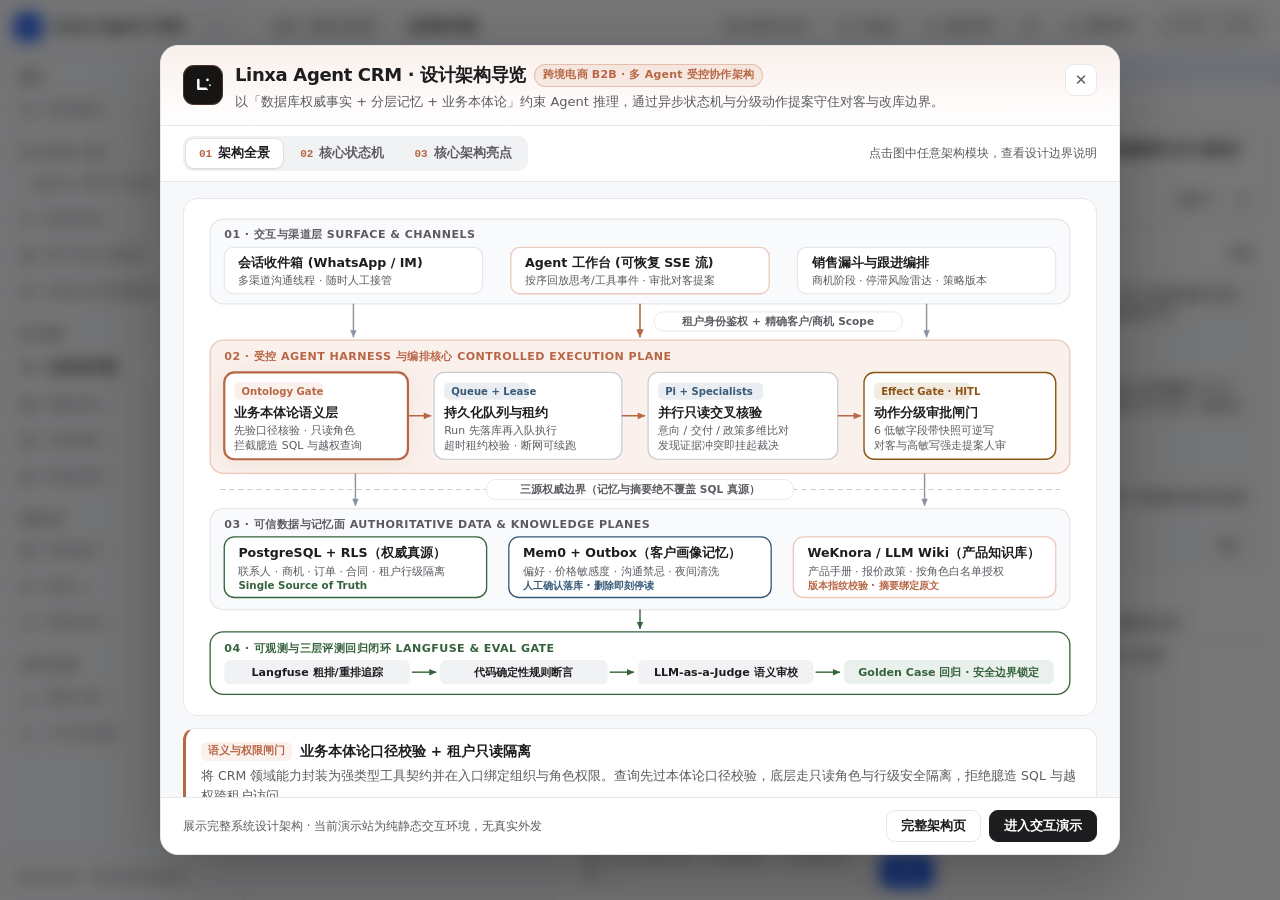
<file: public/index.html>
<!doctype html>
<html lang="zh-CN">
<head>
  <meta charset="utf-8" />
  <meta name="viewport" content="width=device-width, initial-scale=1, viewport-fit=cover" />
  <meta name="description" content="Linxa Agent CRM 静态交互演示站 — uhh 打造的跨境电商 B2B 多 Agent 协作台：会话收件箱、多 Agent 工作台、业务本体论语义层、客户记忆闭环与商机漏斗。" />
  <title>Linxa Agent CRM · 静态演示工作台</title>
  <link rel="icon" type="image/svg+xml" href="data:image/svg+xml,%3Csvg xmlns='http://www.w3.org/2000/svg' viewBox='0 0 216 216'%3E%3Crect width='216' height='216' rx='42' fill='%231456F0'/%3E%3Cpath d='M62 58v86h74' stroke='%23FFFFFF' stroke-width='24' stroke-linecap='round' stroke-linejoin='round' fill='none'/%3E%3Cg fill='%23FFFFFF'%3E%3Ccircle cx='152' cy='58' r='13'/%3E%3Ccircle cx='176' cy='110' r='9'/%3E%3Ccircle cx='150' cy='152' r='7'/%3E%3C/g%3E%3C/svg%3E" />
  <link rel="stylesheet" href="styles.css" />
  <link rel="stylesheet" href="followups/followups.429e5d7b2d20.css" />
</head>
<body>
  <div id="app"></div>
  <script src="data.js"></script>
  <script src="followups-state.js"></script>
  <script src="views.js"></script>
  <script src="app.js"></script>
  <script src="welcome.js"></script>
  <script>
    /* Names and the publish ink are applied as the nodes appear, without
       waiting for the module. A cached stylesheet cannot hide the label. */
    (function () {
      function textOf(el) {
        return (el.innerText || "").replace(/\s+/g, " ").trim();
      }
      function paint(el) {
        if (!el || el.nodeType !== 1 || !el.matches) return;
        if (el.matches("[data-testid^='palette-add-']")) {
          var label = textOf(el);
          if (label) el.setAttribute("aria-label", label);
        }
        if (el.matches("button.bg-accent, button.text-accent-foreground")) {
          var fg = getComputedStyle(document.documentElement).getPropertyValue("--color-accent-fg").trim() || "#ffffff";
          el.style.setProperty("color", fg, "important");
          el.style.setProperty("-webkit-text-fill-color", fg, "important");
        }
        var nested = el.querySelectorAll
          ? el.querySelectorAll("[data-testid^='palette-add-'], button.bg-accent, button.text-accent-foreground")
          : [];
        for (var i = 0; i < nested.length; i++) paint(nested[i]);
      }
      new MutationObserver(function (records) {
        for (var i = 0; i < records.length; i++) {
          var added = records[i].addedNodes;
          for (var j = 0; j < added.length; j++) paint(added[j]);
        }
      }).observe(document.documentElement, { childList: true, subtree: true });
    })();
  </script>
  <script type="module" src="followups/followups.d84bc7f1c128.js"></script>
</body>
</html>
</file>
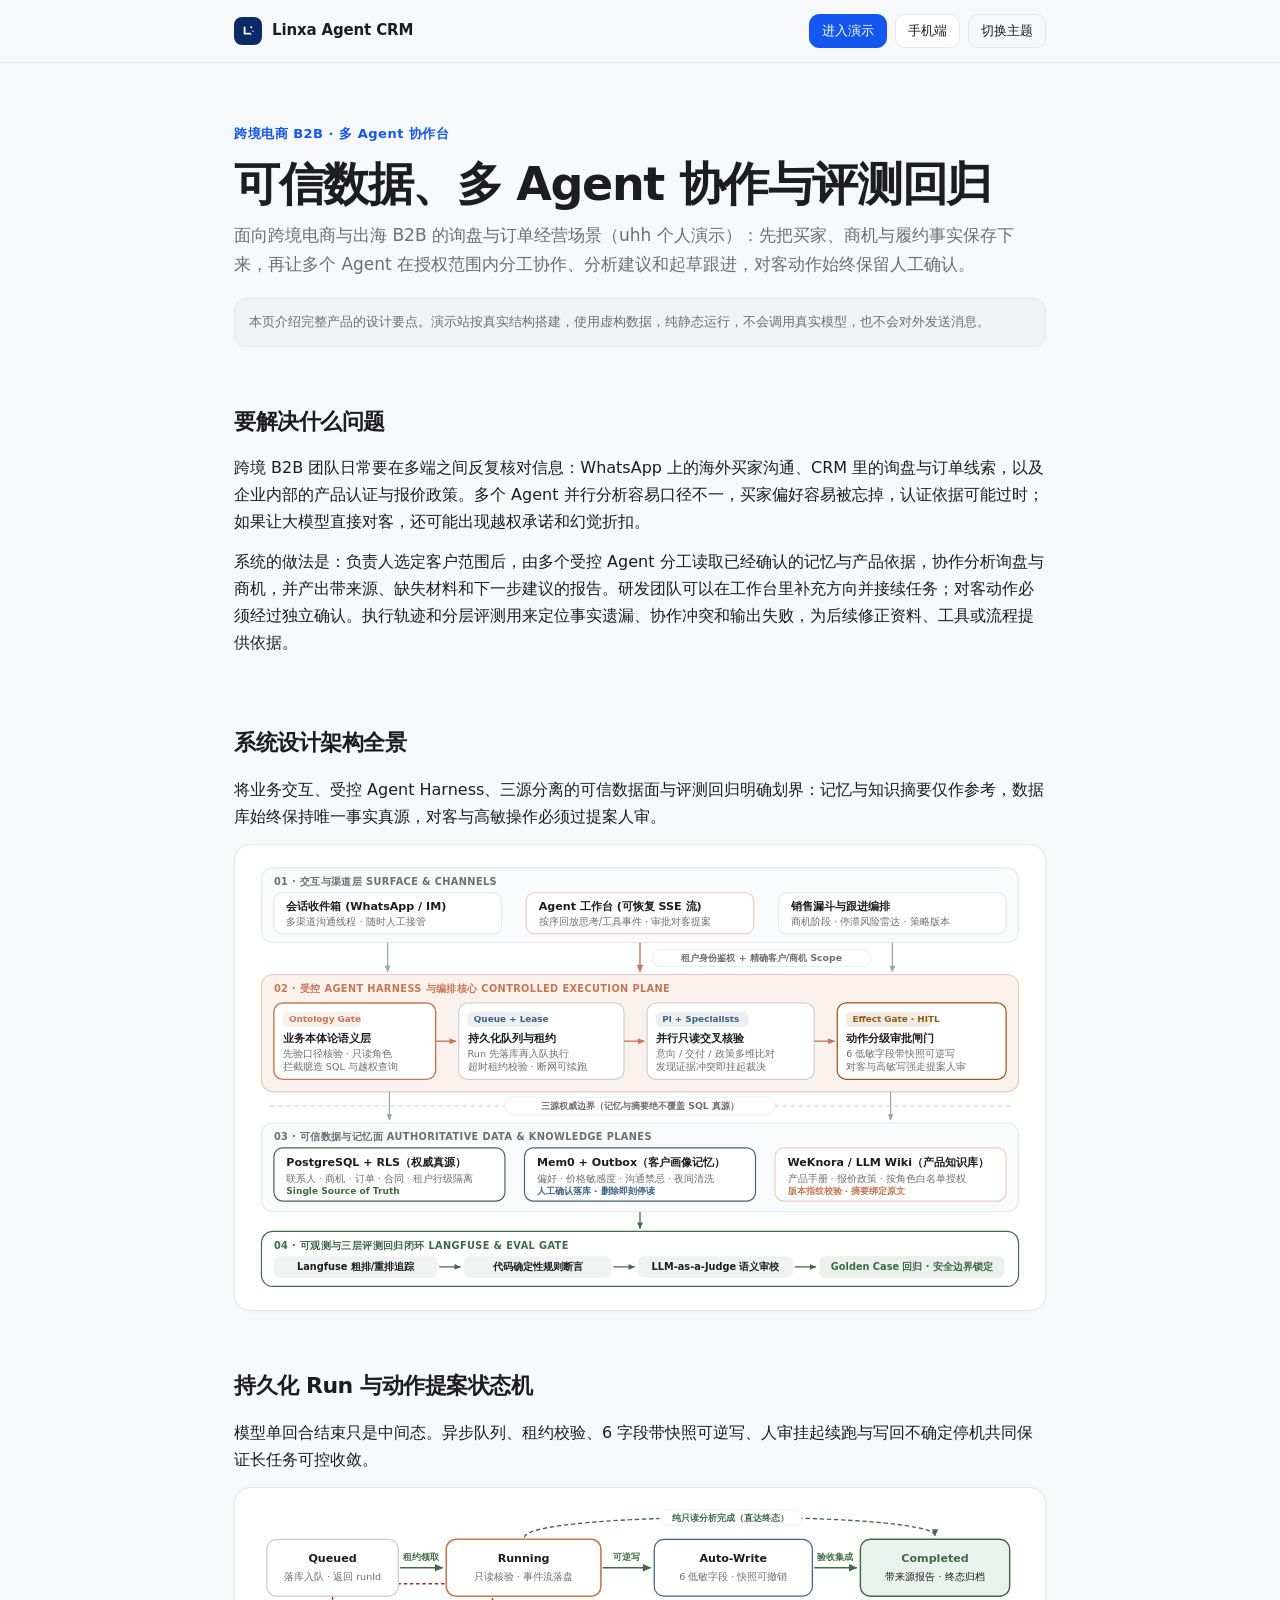
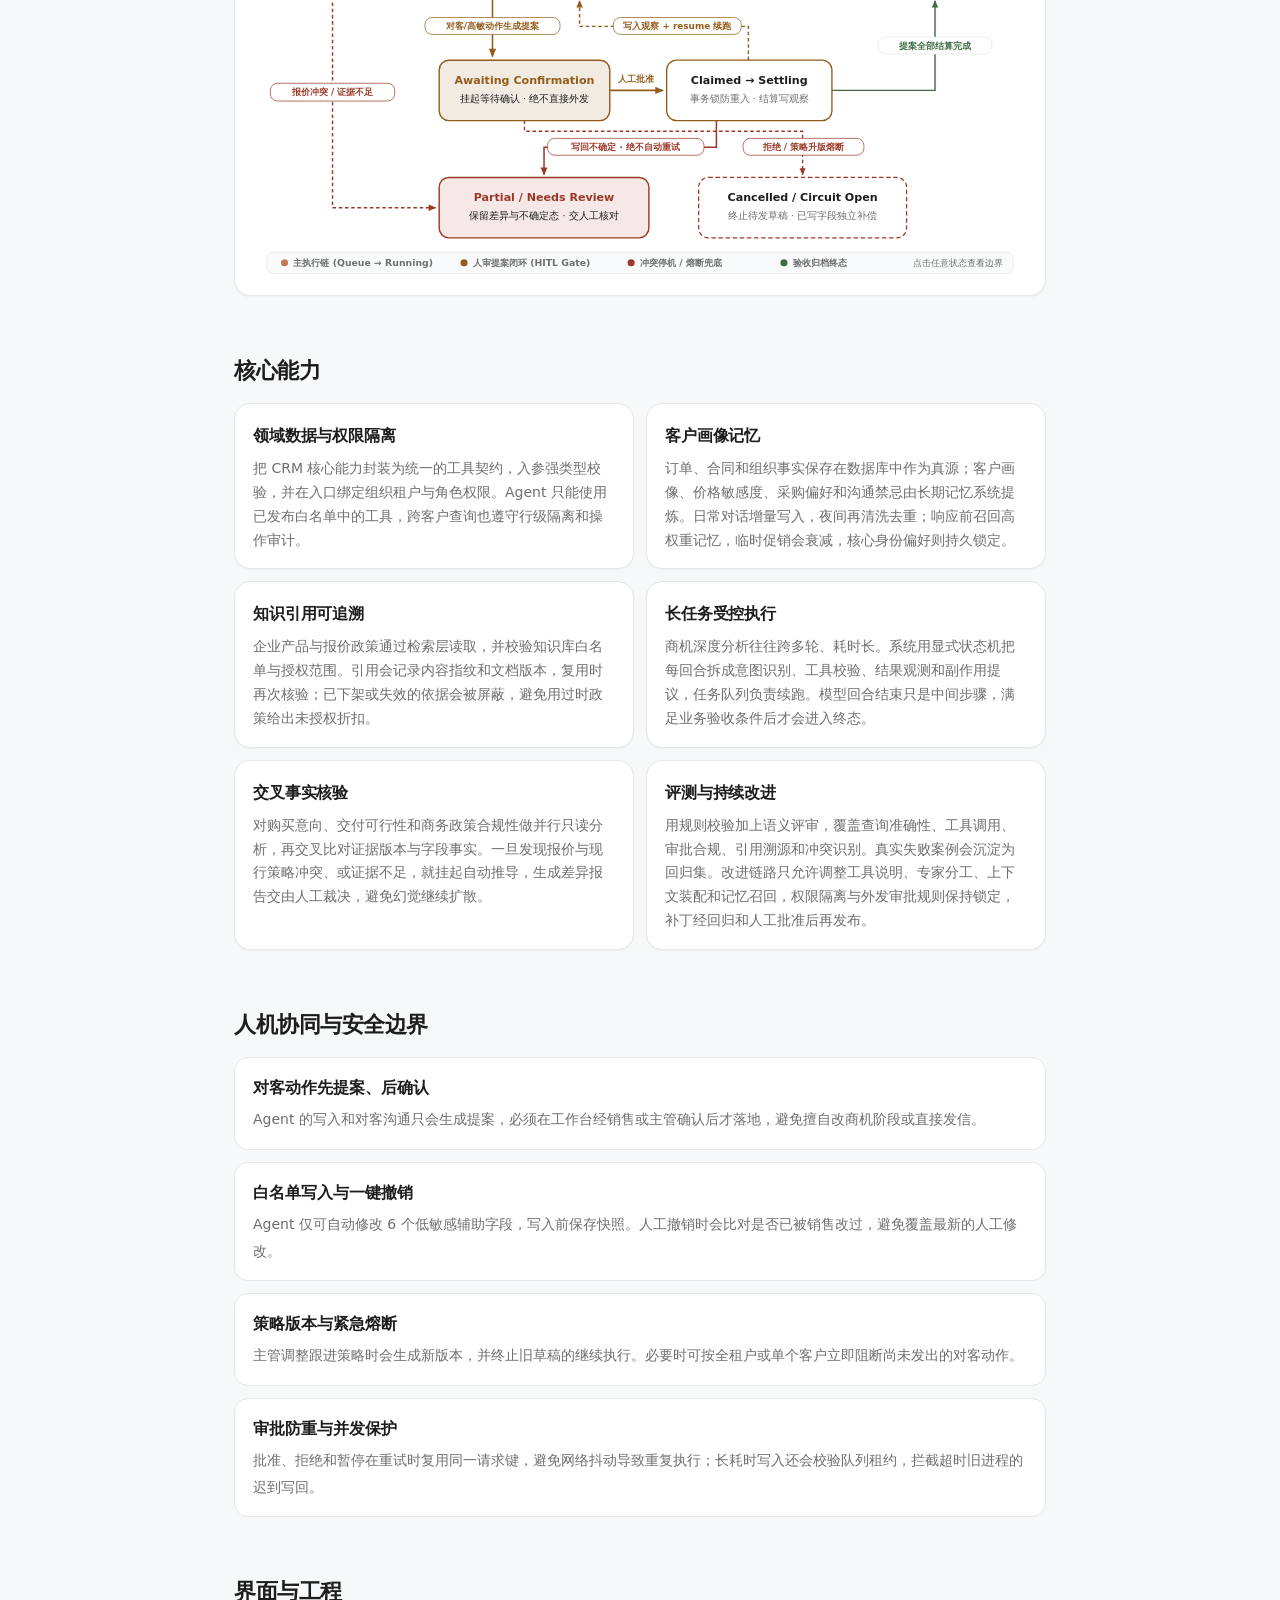
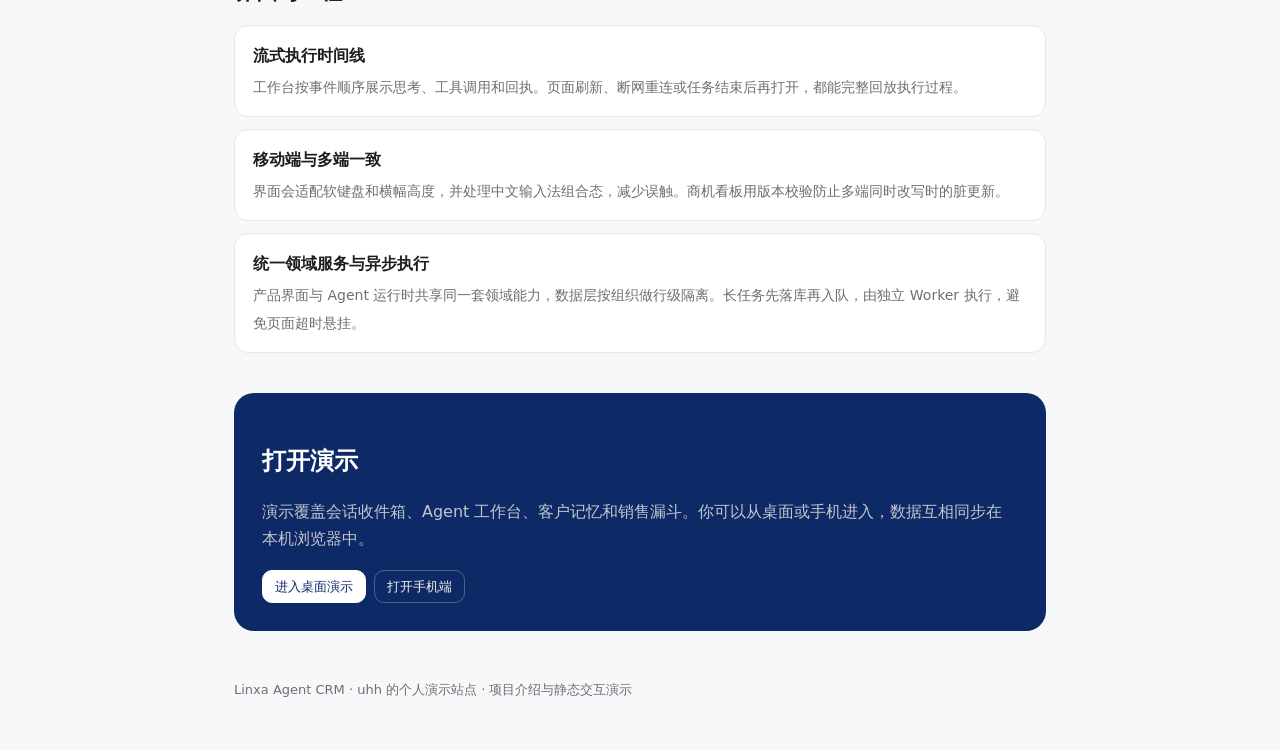
<file: public/about.html>
<!doctype html>
<html lang="zh-CN">
<head>
  <meta charset="utf-8" />
  <meta name="viewport" content="width=device-width, initial-scale=1, viewport-fit=cover" />
  <meta name="description" content="Linxa Agent CRM 项目介绍：uhh 面向跨境电商 B2B 打磨的研发团队多 Agent 协作台，用可信数据约束受控 Agent，并以评测回归保证协作与跟进质量。" />
  <title>项目介绍 · Linxa Agent CRM</title>
  <link rel="icon" type="image/svg+xml" href="data:image/svg+xml,%3Csvg xmlns='http://www.w3.org/2000/svg' viewBox='0 0 216 216'%3E%3Crect width='216' height='216' rx='42' fill='%231456F0'/%3E%3Cpath d='M62 58v86h74' stroke='%23FFFFFF' stroke-width='24' stroke-linecap='round' stroke-linejoin='round' fill='none'/%3E%3Cg fill='%23FFFFFF'%3E%3Ccircle cx='152' cy='58' r='13'/%3E%3Ccircle cx='176' cy='110' r='9'/%3E%3Ccircle cx='150' cy='152' r='7'/%3E%3C/g%3E%3C/svg%3E" />
  <link rel="stylesheet" href="about.css" />
</head>
<body>
  <header class="nav">
    <div class="nav-inner">
      <a class="brand" href="about.html">
        <span class="brand-mark">
          <svg width="16" height="16" viewBox="0 0 216 216"><path d="M62 58v86h74" stroke="#FFFFFF" stroke-width="24" stroke-linecap="round" stroke-linejoin="round" fill="none"/><g fill="#FFFFFF"><circle cx="152" cy="58" r="13"/><circle cx="176" cy="110" r="9"/><circle cx="150" cy="152" r="7"/></g></svg>
        </span>
        Linxa Agent CRM
      </a>
      <div class="nav-actions">
        <a class="btn primary" href="index.html#/app/inbox">进入演示</a>
        <a class="btn" href="mobile.html#/app/inbox">手机端</a>
        <button class="btn ghost" id="toggle-theme" type="button">切换主题</button>
      </div>
    </div>
  </header>

  <main class="wrap">
    <section class="hero">
      <div class="kicker">跨境电商 B2B · 多 Agent 协作台</div>
      <h1>可信数据、多 Agent 协作与评测回归</h1>
      <p class="lead">面向跨境电商与出海 B2B 的询盘与订单经营场景（uhh 个人演示）：先把买家、商机与履约事实保存下来，再让多个 Agent 在授权范围内分工协作、分析建议和起草跟进，对客动作始终保留人工确认。</p>
      <p class="note">本页介绍完整产品的设计要点。演示站按真实结构搭建，使用虚构数据，纯静态运行，不会调用真实模型，也不会对外发送消息。</p>
    </section>

    <section>
      <h2>要解决什么问题</h2>
      <p>跨境 B2B 团队日常要在多端之间反复核对信息：WhatsApp 上的海外买家沟通、CRM 里的询盘与订单线索，以及企业内部的产品认证与报价政策。多个 Agent 并行分析容易口径不一，买家偏好容易被忘掉，认证依据可能过时；如果让大模型直接对客，还可能出现越权承诺和幻觉折扣。</p>
      <p>系统的做法是：负责人选定客户范围后，由多个受控 Agent 分工读取已经确认的记忆与产品依据，协作分析询盘与商机，并产出带来源、缺失材料和下一步建议的报告。研发团队可以在工作台里补充方向并接续任务；对客动作必须经过独立确认。执行轨迹和分层评测用来定位事实遗漏、协作冲突和输出失败，为后续修正资料、工具或流程提供依据。</p>
    </section>

    <section>
      <h2>系统设计架构全景</h2>
      <p>将业务交互、受控 Agent Harness、三源分离的可信数据面与评测回归明确划界：记忆与知识摘要仅作参考，数据库始终保持唯一事实真源，对客与高敏操作必须过提案人审。</p>
      <div class="diagram-box" id="about-arch-svg"></div>
    </section>

    <section>
      <h2>持久化 Run 与动作提案状态机</h2>
      <p>模型单回合结束只是中间态。异步队列、租约校验、6 字段带快照可逆写、人审挂起续跑与写回不确定停机共同保证长任务可控收敛。</p>
      <div class="diagram-box" id="about-fsm-svg"></div>
    </section>

    <section>
      <h2>核心能力</h2>
      <div class="cards">
        <article class="card">
          <h3>领域数据与权限隔离</h3>
          <p>把 CRM 核心能力封装为统一的工具契约，入参强类型校验，并在入口绑定组织租户与角色权限。Agent 只能使用已发布白名单中的工具，跨客户查询也遵守行级隔离和操作审计。</p>
        </article>
        <article class="card">
          <h3>客户画像记忆</h3>
          <p>订单、合同和组织事实保存在数据库中作为真源；客户画像、价格敏感度、采购偏好和沟通禁忌由长期记忆系统提炼。日常对话增量写入，夜间再清洗去重；响应前召回高权重记忆，临时促销会衰减，核心身份偏好则持久锁定。</p>
        </article>
        <article class="card">
          <h3>知识引用可追溯</h3>
          <p>企业产品与报价政策通过检索层读取，并校验知识库白名单与授权范围。引用会记录内容指纹和文档版本，复用时再次核验；已下架或失效的依据会被屏蔽，避免用过时政策给出未授权折扣。</p>
        </article>
        <article class="card">
          <h3>长任务受控执行</h3>
          <p>商机深度分析往往跨多轮、耗时长。系统用显式状态机把每回合拆成意图识别、工具校验、结果观测和副作用提议，任务队列负责续跑。模型回合结束只是中间步骤，满足业务验收条件后才会进入终态。</p>
        </article>
        <article class="card">
          <h3>交叉事实核验</h3>
          <p>对购买意向、交付可行性和商务政策合规性做并行只读分析，再交叉比对证据版本与字段事实。一旦发现报价与现行策略冲突、或证据不足，就挂起自动推导，生成差异报告交由人工裁决，避免幻觉继续扩散。</p>
        </article>
        <article class="card">
          <h3>评测与持续改进</h3>
          <p>用规则校验加上语义评审，覆盖查询准确性、工具调用、审批合规、引用溯源和冲突识别。真实失败案例会沉淀为回归集。改进链路只允许调整工具说明、专家分工、上下文装配和记忆召回，权限隔离与外发审批规则保持锁定，补丁经回归和人工批准后再发布。</p>
        </article>
      </div>
    </section>

    <section>
      <h2>人机协同与安全边界</h2>
      <ul class="list">
        <li>
          <strong>对客动作先提案、后确认</strong>
          <span>Agent 的写入和对客沟通只会生成提案，必须在工作台经销售或主管确认后才落地，避免擅自改商机阶段或直接发信。</span>
        </li>
        <li>
          <strong>白名单写入与一键撤销</strong>
          <span>Agent 仅可自动修改 6 个低敏感辅助字段，写入前保存快照。人工撤销时会比对是否已被销售改过，避免覆盖最新的人工修改。</span>
        </li>
        <li>
          <strong>策略版本与紧急熔断</strong>
          <span>主管调整跟进策略时会生成新版本，并终止旧草稿的继续执行。必要时可按全租户或单个客户立即阻断尚未发出的对客动作。</span>
        </li>
        <li>
          <strong>审批防重与并发保护</strong>
          <span>批准、拒绝和暂停在重试时复用同一请求键，避免网络抖动导致重复执行；长耗时写入还会校验队列租约，拦截超时旧进程的迟到写回。</span>
        </li>
      </ul>
    </section>

    <section>
      <h2>界面与工程</h2>
      <ul class="list">
        <li>
          <strong>流式执行时间线</strong>
          <span>工作台按事件顺序展示思考、工具调用和回执。页面刷新、断网重连或任务结束后再打开，都能完整回放执行过程。</span>
        </li>
        <li>
          <strong>移动端与多端一致</strong>
          <span>界面会适配软键盘和横幅高度，并处理中文输入法组合态，减少误触。商机看板用版本校验防止多端同时改写时的脏更新。</span>
        </li>
        <li>
          <strong>统一领域服务与异步执行</strong>
          <span>产品界面与 Agent 运行时共享同一套领域能力，数据层按组织做行级隔离。长任务先落库再入队，由独立 Worker 执行，避免页面超时悬挂。</span>
        </li>
      </ul>
    </section>

    <div class="cta">
      <h2>打开演示</h2>
      <p>演示覆盖会话收件箱、Agent 工作台、客户记忆和销售漏斗。你可以从桌面或手机进入，数据互相同步在本机浏览器中。</p>
      <div class="cta-actions">
        <a class="btn" href="index.html#/app/inbox">进入桌面演示</a>
        <a class="btn ghost" href="mobile.html#/app/inbox">打开手机端</a>
      </div>
    </div>

    <footer>Linxa Agent CRM · uhh 的个人演示站点 · 项目介绍与静态交互演示</footer>
  </main>

  <script src="welcome.js"></script>
  <script>
    (function () {
      var KEY = "linxa-crm_intro_seen_v1";
      var KEY2 = "linxa-crm_arch_intro_v2";
      var STATE = "linxa-crm_demo_state_v1";
      try { localStorage.setItem(KEY, "1"); localStorage.setItem(KEY2, "1"); } catch (e) {}

      if (window.CrmArchDiagrams) {
        var archBox = document.getElementById("about-arch-svg");
        var fsmBox = document.getElementById("about-fsm-svg");
        if (archBox) archBox.innerHTML = window.CrmArchDiagrams.renderArchSvg();
        if (fsmBox) fsmBox.innerHTML = window.CrmArchDiagrams.renderFsmSvg();
      }

      function currentTheme() {
        try {
          var raw = localStorage.getItem(STATE);
          if (raw) {
            var theme = JSON.parse(raw).theme;
            if (theme === "dark" || theme === "light") return theme;
          }
        } catch (e) {}
        return "light";
      }

      function apply(theme) {
        document.documentElement.setAttribute("data-theme", theme === "dark" ? "dark" : "light");
      }

      function persist(theme) {
        try {
          var raw = localStorage.getItem(STATE);
          if (!raw) return;
          var state = JSON.parse(raw);
          if (!state || typeof state !== "object") return;
          state.theme = theme;
          localStorage.setItem(STATE, JSON.stringify(state));
        } catch (e) {}
      }

      apply(currentTheme());
      document.getElementById("toggle-theme").addEventListener("click", function () {
        var next = document.documentElement.getAttribute("data-theme") === "dark" ? "light" : "dark";
        apply(next);
        persist(next);
      });
    })();
  </script>
</body>
</html>
</file>
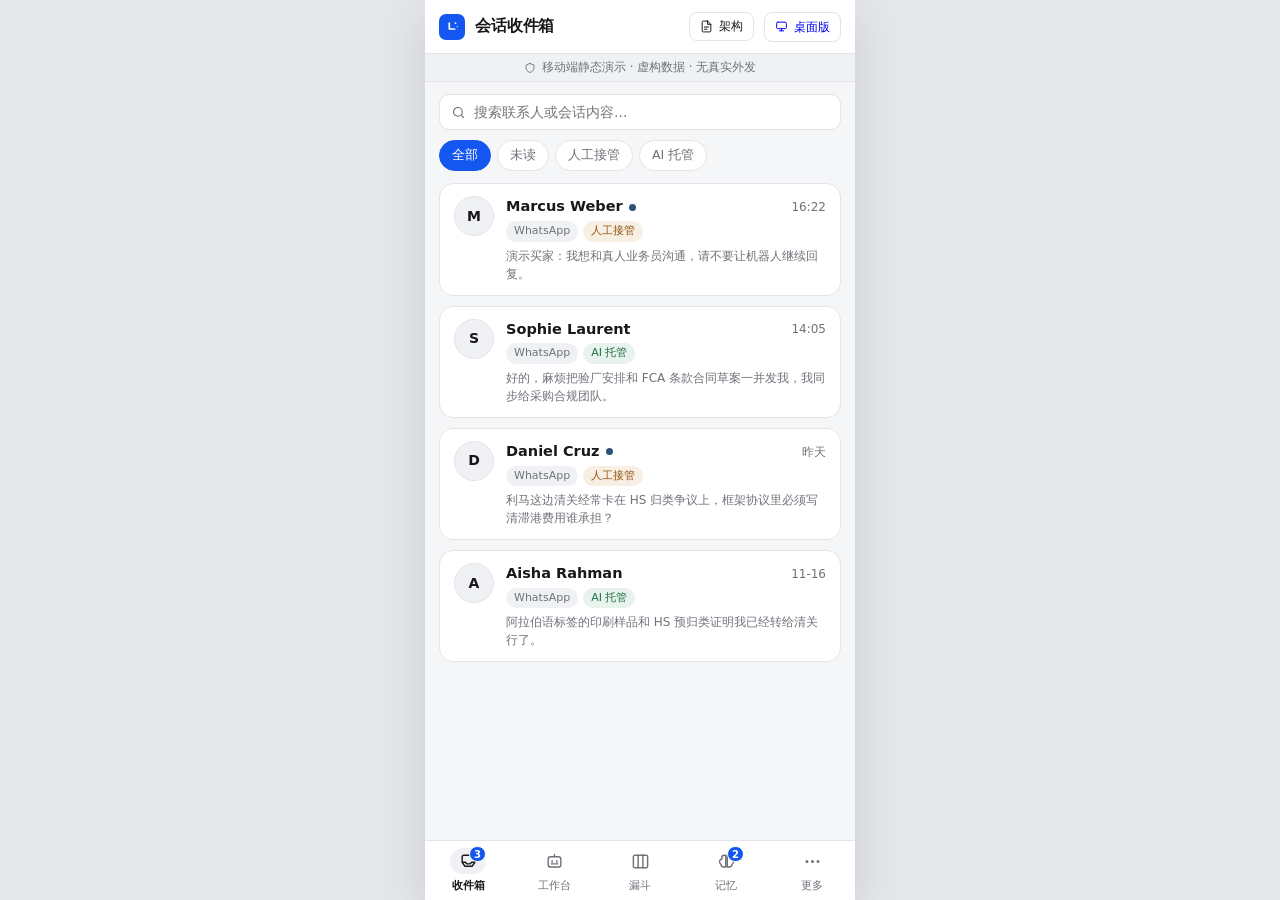
<file: public/mobile.html>
<!doctype html>
<html lang="zh-CN">
<head>
  <meta charset="utf-8" />
  <meta name="viewport" content="width=device-width, initial-scale=1, maximum-scale=1, viewport-fit=cover, interactive-widget=resizes-content" />
  <meta name="apple-mobile-web-app-capable" content="yes" />
  <meta name="description" content="Linxa Agent CRM 移动端静态交互演示 — uhh 的跨境电商 B2B 多 Agent 协作台：会话收件箱、Agent 工作台、客户记忆与商机漏斗。" />
  <title>Linxa Agent CRM · 移动端演示</title>
  <link rel="icon" type="image/svg+xml" href="data:image/svg+xml,%3Csvg xmlns='http://www.w3.org/2000/svg' viewBox='0 0 216 216'%3E%3Crect width='216' height='216' rx='42' fill='%231456F0'/%3E%3Cpath d='M62 58v86h74' stroke='%23FFFFFF' stroke-width='24' stroke-linecap='round' stroke-linejoin='round' fill='none'/%3E%3Cg fill='%23FFFFFF'%3E%3Ccircle cx='152' cy='58' r='13'/%3E%3Ccircle cx='176' cy='110' r='9'/%3E%3Ccircle cx='150' cy='152' r='7'/%3E%3C/g%3E%3C/svg%3E" />
  <link rel="stylesheet" href="mobile.css" />
</head>
<body>
  <div id="mobile-app"></div>
  <script src="data.js"></script>
  <script src="followups-state.js"></script>
  <script src="mobile.js"></script>
  <script src="welcome.js"></script>
</body>
</html>
</file>
<file: public/styles.css>
:root {
  --font-sans: -apple-system, BlinkMacSystemFont, "Segoe UI", "Noto Sans SC", "PingFang SC", "Microsoft YaHei", ui-sans-serif, system-ui, sans-serif;
  --font-mono: ui-monospace, "SFMono-Regular", Menlo, Monaco, Consolas, "Liberation Mono", monospace;

  --bg: #f7f8fa;
  --surface: #ffffff;
  --sidebar: #f9fafb;
  --elevated: #f1f2f4;
  --overlay: rgba(29, 29, 31, 0.35);

  --text: #1d1d1f;
  --text-muted: #6e6e73;
  --border: #e5e7eb;
  --border-strong: #c8cbd0;

  --accent: #1456F0;
  --accent-hover: #0E45C4;
  --accent-fg: #ffffff;
  --accent-soft: #E9F0FD;

  --brand-warm: #1456F0;

  --success: #5e8b62;
  --success-bg: rgba(94, 139, 98, 0.12);
  --success-fg: #416747;
  --warning: #9c6321;
  --warning-bg: rgba(156, 99, 33, 0.12);
  --warning-fg: #754916;
  --error: #a94431;
  --error-bg: rgba(169, 68, 49, 0.12);
  --error-fg: #843425;
  --info: #506e8a;
  --info-bg: rgba(80, 110, 138, 0.12);
  --info-fg: #3b5368;

  --radius-sm: 8px;
  --radius-md: 12px;
  --radius-lg: 16px;
  --shadow-sm: 0 1px 2px rgba(0, 0, 0, 0.04);
  --shadow-md: 0 8px 24px rgba(0, 0, 0, 0.08);
}

[data-theme="dark"] {
  --bg: #111113;
  --surface: #18181b;
  --sidebar: #141416;
  --elevated: #222226;
  --overlay: rgba(0, 0, 0, 0.55);

  --text: #f4f4f5;
  --text-muted: #a1a1aa;
  --border: #27272a;
  --border-strong: #3f3f46;

  --accent: #1456F0;
  --accent-hover: #2E6BF7;
  --accent-fg: #ffffff;
  --accent-soft: #16254D;

  --success-bg: rgba(94, 139, 98, 0.2);
  --success-fg: #93c497;
  --warning-bg: rgba(156, 99, 33, 0.22);
  --warning-fg: #e2a765;
  --error-bg: rgba(169, 68, 49, 0.22);
  --error-fg: #eb8c7a;
  --info-bg: rgba(80, 110, 138, 0.22);
  --info-fg: #93b5d4;
}

* { box-sizing: border-box; }
html, body { height: 100%; margin: 0; padding: 0; }
body {
  font-family: var(--font-sans);
  background: var(--bg);
  color: var(--text);
  font-size: 14px;
  line-height: 1.5;
  -webkit-font-smoothing: antialiased;
}
button, input, textarea, select {
  font-family: inherit;
  font-size: inherit;
  color: inherit;
}
a { color: inherit; text-decoration: none; }

/* Shell */
.shell {
  display: flex;
  height: 100dvh;
  width: 100%;
  overflow: hidden;
  background: var(--bg);
}

.sidebar {
  width: 244px;
  flex-shrink: 0;
  background: var(--sidebar);
  border-right: 1px solid var(--border);
  display: flex;
  flex-direction: column;
  transition: width 0.18s ease;
  overflow: hidden;
}
.sidebar.collapsed { width: 64px; }
.sidebar-header {
  height: 54px;
  padding: 0 14px;
  display: flex;
  align-items: center;
  justify-content: space-between;
  border-bottom: 1px solid var(--border);
  flex-shrink: 0;
}
.brand {
  display: flex;
  align-items: center;
  gap: 10px;
  font-weight: 650;
  font-size: 14px;
  letter-spacing: -0.01em;
  white-space: nowrap;
  overflow: hidden;
}
.brand-mark {
  width: 28px;
  height: 28px;
  border-radius: 7px;
  background: #1456F0;
  display: grid;
  place-items: center;
  flex-shrink: 0;
}
.sidebar-nav {
  flex: 1;
  overflow-y: auto;
  padding: 12px 10px;
}
.nav-group { margin-bottom: 14px; }
.nav-group-label {
  padding: 4px 10px 6px;
  font-size: 11px;
  font-weight: 600;
  color: var(--text-muted);
  text-transform: uppercase;
  letter-spacing: 0.04em;
  white-space: nowrap;
}
.sidebar.collapsed .nav-group-label,
.sidebar.collapsed .brand-text,
.sidebar.collapsed .nav-label,
.sidebar.collapsed .nav-badge { display: none; }

.nav-item {
  display: flex;
  align-items: center;
  gap: 10px;
  padding: 8px 10px;
  border-radius: var(--radius-sm);
  color: var(--text-muted);
  cursor: pointer;
  transition: background 0.12s, color 0.12s;
  white-space: nowrap;
  margin-bottom: 2px;
  border: 0;
  background: transparent;
  width: 100%;
  text-align: left;
}
.nav-item:hover {
  background: var(--elevated);
  color: var(--text);
}
.nav-item.active {
  background: var(--surface);
  color: var(--text);
  font-weight: 600;
  box-shadow: var(--shadow-sm);
  border: 1px solid var(--border);
}
.nav-badge {
  margin-left: auto;
  font-size: 11px;
  font-weight: 600;
  padding: 1px 7px;
  border-radius: 999px;
  background: var(--elevated);
  color: var(--text);
}
.nav-item.active .nav-badge {
  background: var(--accent);
  color: var(--accent-fg);
}

.sidebar-footer {
  padding: 10px;
  border-top: 1px solid var(--border);
  flex-shrink: 0;
}

.main-col {
  flex: 1;
  min-width: 0;
  display: flex;
  flex-direction: column;
  height: 100dvh;
}

.topbar {
  height: 54px;
  padding: 0 18px;
  background: var(--surface);
  border-bottom: 1px solid var(--border);
  display: flex;
  align-items: center;
  justify-content: space-between;
  gap: 12px;
  flex-shrink: 0;
}
.topbar-left, .topbar-right {
  display: flex;
  align-items: center;
  gap: 10px;
}
.workspace-pill {
  display: inline-flex;
  align-items: center;
  gap: 6px;
  padding: 5px 10px;
  border-radius: var(--radius-sm);
  border: 1px solid var(--border);
  background: var(--sidebar);
  font-size: 13px;
  font-weight: 500;
}
.divider-v {
  width: 1px;
  height: 18px;
  background: var(--border);
}
.demobar {
  background: var(--accent-soft);
  border-bottom: 1px solid var(--border);
  padding: 6px 16px;
  font-size: 12px;
  color: var(--text-muted);
  display: flex;
  align-items: center;
  justify-content: center;
  gap: 8px;
  flex-shrink: 0;
}

.content {
  flex: 1;
  min-height: 0;
  overflow-y: auto;
  padding: 20px 24px;
}
.content.flush {
  padding: 0;
  overflow: hidden;
  display: flex;
  flex-direction: column;
}
#followups-root {
  flex: 1 1 auto;
  min-height: 0;
  display: flex;
  flex-direction: column;
}

/* Common UI */
.btn {
  display: inline-flex;
  align-items: center;
  justify-content: center;
  gap: 6px;
  padding: 7px 13px;
  border-radius: var(--radius-sm);
  border: 1px solid var(--border);
  background: var(--surface);
  color: var(--text);
  font-size: 13px;
  font-weight: 500;
  cursor: pointer;
  transition: background 0.12s, border-color 0.12s, transform 0.08s;
  white-space: nowrap;
}
.btn:hover:not(:disabled) { background: var(--elevated); }
.btn:active:not(:disabled) { transform: scale(0.985); }
.btn:disabled { opacity: 0.45; cursor: not-allowed; }
.btn.primary {
  background: var(--accent);
  color: var(--accent-fg);
  border-color: var(--accent);
}
.btn.primary:hover:not(:disabled) { background: var(--accent-hover); }
.btn.ghost {
  border-color: transparent;
  background: transparent;
}
.btn.ghost:hover:not(:disabled) { background: var(--elevated); }
.btn.sm { padding: 4px 10px; font-size: 12px; }
.btn.icon { width: 32px; height: 32px; padding: 0; }
.btn.danger { color: var(--error-fg); border-color: rgba(169, 68, 49, 0.3); }

.badge {
  display: inline-flex;
  align-items: center;
  gap: 4px;
  padding: 2px 8px;
  border-radius: 999px;
  font-size: 11px;
  font-weight: 500;
  background: var(--elevated);
  color: var(--text-muted);
  border: 1px solid transparent;
  white-space: nowrap;
}
.badge.success { background: var(--success-bg); color: var(--success-fg); }
.badge.warning { background: var(--warning-bg); color: var(--warning-fg); }
.badge.error { background: var(--error-bg); color: var(--error-fg); }
.badge.info { background: var(--info-bg); color: var(--info-fg); }
.badge.outline { background: transparent; border-color: var(--border); }

.card {
  background: var(--surface);
  border: 1px solid var(--border);
  border-radius: var(--radius-md);
  padding: 16px;
  box-shadow: var(--shadow-sm);
}

.input, .select, .textarea {
  width: 100%;
  padding: 8px 12px;
  border-radius: var(--radius-sm);
  border: 1px solid var(--border);
  background: var(--surface);
  color: var(--text);
  outline: none;
  transition: border-color 0.12s;
}
.input:focus, .select:focus, .textarea:focus {
  border-color: var(--border-strong);
}

.page-header {
  display: flex;
  align-items: flex-start;
  justify-content: space-between;
  gap: 16px;
  margin-bottom: 18px;
  flex-wrap: wrap;
}
.page-title {
  margin: 0;
  font-size: 20px;
  font-weight: 650;
  letter-spacing: -0.02em;
}
.page-desc {
  margin: 4px 0 0;
  font-size: 13px;
  color: var(--text-muted);
}

.grid-4 { display: grid; grid-template-columns: repeat(4, minmax(0, 1fr)); gap: 14px; }
.grid-3 { display: grid; grid-template-columns: repeat(3, minmax(0, 1fr)); gap: 14px; }
.grid-2 { display: grid; grid-template-columns: repeat(2, minmax(0, 1fr)); gap: 16px; }
.kpi-val { font-size: 24px; font-weight: 700; letter-spacing: -0.02em; margin-top: 6px; }
.muted { color: var(--text-muted); }
.small { font-size: 12px; }
.mono { font-family: var(--font-mono); }

/* Inbox 3-column layout */
.inbox-layout {
  display: grid;
  grid-template-columns: 310px minmax(0, 1fr) 330px;
  flex: 1;
  min-height: 0;
  height: 100%;
  background: var(--surface);
}
.inbox-list-col {
  border-right: 1px solid var(--border);
  display: flex;
  flex-direction: column;
  min-height: 0;
  background: var(--sidebar);
}
.inbox-list-head {
  padding: 12px;
  border-bottom: 1px solid var(--border);
  display: flex;
  flex-direction: column;
  gap: 8px;
}
.filter-pills {
  display: flex;
  gap: 4px;
  flex-wrap: wrap;
}
.pill-btn {
  padding: 4px 9px;
  border-radius: 999px;
  border: 1px solid var(--border);
  background: var(--surface);
  font-size: 12px;
  color: var(--text-muted);
  cursor: pointer;
}
.pill-btn.active {
  background: var(--accent);
  color: var(--accent-fg);
  border-color: var(--accent);
}
.conv-scroll {
  flex: 1;
  overflow-y: auto;
  padding: 6px;
}
.conv-item {
  padding: 10px 12px;
  border-radius: var(--radius-sm);
  cursor: pointer;
  margin-bottom: 4px;
  border: 1px solid transparent;
  transition: background 0.12s;
}
.conv-item:hover { background: var(--elevated); }
.conv-item.active {
  background: var(--surface);
  border-color: var(--border);
  box-shadow: var(--shadow-sm);
}
.conv-top {
  display: flex;
  align-items: center;
  justify-content: space-between;
  gap: 6px;
  margin-bottom: 4px;
}
.conv-name { font-weight: 600; font-size: 13.5px; display: flex; align-items: center; gap: 6px; }
.unread-dot { width: 7px; height: 7px; border-radius: 50%; background: var(--info); display: inline-block; }
.conv-preview {
  font-size: 12px;
  color: var(--text-muted);
  display: -webkit-box;
  -webkit-line-clamp: 2;
  -webkit-box-orient: vertical;
  overflow: hidden;
}

.inbox-thread-col {
  display: flex;
  flex-direction: column;
  min-height: 0;
  background: var(--bg);
}
.thread-header {
  padding: 12px 18px;
  background: var(--surface);
  border-bottom: 1px solid var(--border);
  display: flex;
  align-items: center;
  justify-content: space-between;
  gap: 12px;
}
.thread-messages {
  flex: 1;
  overflow-y: auto;
  padding: 18px 20px;
  display: flex;
  flex-direction: column;
  gap: 12px;
}
.msg-row {
  display: flex;
  flex-direction: column;
  max-width: 74%;
}
.msg-row.inbound { align-self: flex-start; }
.msg-row.outbound { align-self: flex-end; align-items: flex-end; }
.msg-row.note { align-self: center; max-width: 86%; width: 100%; }
.msg-bubble {
  padding: 10px 14px;
  border-radius: 12px;
  font-size: 13.5px;
  line-height: 1.55;
  border: 1px solid var(--border);
  background: var(--surface);
}
.msg-row.outbound .msg-bubble {
  background: var(--accent);
  color: var(--accent-fg);
  border-color: var(--accent);
}
.msg-row.note .msg-bubble {
  background: var(--warning-bg);
  border-color: rgba(156, 99, 33, 0.25);
  color: var(--text);
}
.msg-meta {
  font-size: 11px;
  color: var(--text-muted);
  margin-top: 4px;
  display: flex;
  align-items: center;
  gap: 6px;
}
.handoff-card {
  align-self: center;
  width: 100%;
  max-width: 520px;
  background: var(--surface);
  border: 1px dashed var(--border-strong);
  border-radius: var(--radius-md);
  padding: 10px 14px;
  font-size: 12px;
  color: var(--text-muted);
  display: flex;
  align-items: center;
  justify-content: space-between;
  gap: 10px;
}

.composer {
  padding: 12px 16px;
  background: var(--surface);
  border-top: 1px solid var(--border);
}
.composer-tabs {
  display: flex;
  align-items: center;
  justify-content: space-between;
  margin-bottom: 8px;
}
.composer-box {
  display: flex;
  gap: 8px;
  align-items: flex-end;
}

.inbox-crm-col {
  border-left: 1px solid var(--border);
  background: var(--surface);
  overflow-y: auto;
  padding: 16px;
  display: flex;
  flex-direction: column;
  gap: 16px;
}
.panel-section-title {
  font-size: 11.5px;
  font-weight: 650;
  color: var(--text-muted);
  text-transform: uppercase;
  letter-spacing: 0.04em;
  margin: 0 0 8px;
}

/* Workbench */
.workbench-layout {
  display: grid;
  grid-template-columns: minmax(0, 1fr) 360px;
  flex: 1;
  min-height: 0;
  height: 100%;
}
.workbench-main {
  display: flex;
  flex-direction: column;
  min-height: 0;
  background: var(--bg);
}
.workbench-topbar {
  padding: 10px 18px;
  background: var(--surface);
  border-bottom: 1px solid var(--border);
  display: flex;
  align-items: center;
  justify-content: space-between;
  gap: 10px;
  flex-wrap: wrap;
}
.workbench-stream {
  flex: 1;
  overflow-y: auto;
  padding: 20px;
  display: flex;
  flex-direction: column;
  gap: 16px;
}
.workbench-side {
  border-left: 1px solid var(--border);
  background: var(--surface);
  overflow-y: auto;
  padding: 16px;
  display: flex;
  flex-direction: column;
  gap: 14px;
}
.trace-step {
  border: 1px solid var(--border);
  border-radius: var(--radius-sm);
  background: var(--surface);
  padding: 10px 12px;
  margin-top: 8px;
}
.trace-step summary {
  cursor: pointer;
  font-weight: 500;
  font-size: 13px;
  display: flex;
  align-items: center;
  justify-content: space-between;
}
.trace-pre {
  margin: 8px 0 0;
  padding: 10px;
  border-radius: var(--radius-sm);
  background: var(--elevated);
  font-family: var(--font-mono);
  font-size: 11.5px;
  overflow-x: auto;
  white-space: pre-wrap;
}

/* Kanban */
.kanban-board {
  display: grid;
  grid-template-columns: repeat(4, minmax(240px, 1fr));
  gap: 14px;
  align-items: start;
  overflow-x: auto;
  padding-bottom: 8px;
}
.kanban-col {
  background: var(--sidebar);
  border: 1px solid var(--border);
  border-radius: var(--radius-md);
  padding: 12px;
  min-height: 360px;
}
.kanban-col-head {
  display: flex;
  align-items: center;
  justify-content: space-between;
  margin-bottom: 10px;
  font-weight: 600;
  font-size: 13px;
}
.lead-card {
  background: var(--surface);
  border: 1px solid var(--border);
  border-radius: var(--radius-sm);
  padding: 12px;
  margin-bottom: 10px;
  cursor: pointer;
  box-shadow: var(--shadow-sm);
  transition: border-color 0.12s, transform 0.1s;
}
.lead-card:hover { border-color: var(--border-strong); transform: translateY(-1px); }

/* Table */
.table-wrap {
  background: var(--surface);
  border: 1px solid var(--border);
  border-radius: var(--radius-md);
  overflow-x: auto;
}
table { width: 100%; border-collapse: collapse; }
th, td {
  padding: 10px 14px;
  text-align: left;
  border-bottom: 1px solid var(--border);
  font-size: 13px;
}
th {
  font-size: 12px;
  font-weight: 600;
  color: var(--text-muted);
  background: var(--sidebar);
}
tr:last-child td { border-bottom: 0; }
tr:hover td { background: var(--sidebar); }

/* Modal / Drawer */
.modal-backdrop {
  position: fixed;
  inset: 0;
  background: var(--overlay);
  display: grid;
  place-items: center;
  z-index: 60;
  padding: 16px;
}
.modal-card {
  width: 100%;
  max-width: 520px;
  background: var(--surface);
  border: 1px solid var(--border);
  border-radius: var(--radius-lg);
  padding: 20px;
  box-shadow: var(--shadow-md);
}
.toast {
  position: fixed;
  bottom: 20px;
  right: 20px;
  background: var(--accent);
  color: var(--accent-fg);
  padding: 10px 16px;
  border-radius: var(--radius-sm);
  font-size: 13px;
  box-shadow: var(--shadow-md);
  z-index: 80;
}

@media (max-width: 1100px) {
  .inbox-layout { grid-template-columns: 270px minmax(0, 1fr); }
  .inbox-crm-col { display: none; }
  .workbench-layout { grid-template-columns: minmax(0, 1fr); }
  .workbench-side { display: none; }
  .grid-4 { grid-template-columns: repeat(2, minmax(0, 1fr)); }
}
@media (max-width: 760px) {
  .sidebar { display: none; }
  .inbox-layout { grid-template-columns: 1fr; }
  .grid-4, .grid-3, .grid-2 { grid-template-columns: 1fr; }
}

/* First-visit welcome */
.welcome-backdrop {
  position: fixed;
  inset: 0;
  background: var(--overlay);
  display: grid;
  place-items: center;
  z-index: 90;
  padding: 16px;
}
.welcome-card {
  position: relative;
  width: 100%;
  max-width: 440px;
  background: var(--surface);
  border: 1px solid var(--border);
  border-radius: var(--radius-lg);
  padding: 28px 24px 24px;
  box-shadow: var(--shadow-md);
}
.welcome-close {
  position: absolute;
  top: 12px;
  right: 12px;
  border: 0;
  background: transparent;
  color: var(--text-muted);
  cursor: pointer;
  font-size: 16px;
  line-height: 1;
  padding: 6px 8px;
  border-radius: 8px;
}
.welcome-close:hover { background: var(--elevated); color: var(--text); }
.welcome-logo {
  width: 40px;
  height: 40px;
  border-radius: 11px;
  background: #1456F0;
  display: grid;
  place-items: center;
  margin-bottom: 16px;
}
.welcome-card h2 {
  margin: 0 0 10px;
  font-size: 20px;
  letter-spacing: -0.02em;
}
.welcome-card p {
  margin: 0 0 8px;
  color: var(--text-muted);
  font-size: 14px;
  line-height: 1.65;
}
.welcome-actions {
  display: flex;
  gap: 8px;
  flex-wrap: wrap;
  margin-top: 18px;
}
.welcome-actions .btn { flex: 1; justify-content: center; min-width: 140px; }
</file>
<file: public/followups/followups.429e5d7b2d20.css>
.react-flow{--xy-edge-stroke-default:#b1b1b7;--xy-edge-stroke-width-default:1;--xy-edge-stroke-selected-default:#555;--xy-connectionline-stroke-default:#b1b1b7;--xy-connectionline-stroke-width-default:1;--xy-attribution-background-color-default:#ffffff80;--xy-minimap-background-color-default:#fff;--xy-minimap-mask-background-color-default:#f0f0f099;--xy-minimap-mask-stroke-color-default:transparent;--xy-minimap-mask-stroke-width-default:1;--xy-minimap-node-background-color-default:#e2e2e2;--xy-minimap-node-stroke-color-default:transparent;--xy-minimap-node-stroke-width-default:2;--xy-background-color-default:transparent;--xy-background-pattern-dots-color-default:#91919a;--xy-background-pattern-lines-color-default:#eee;--xy-background-pattern-cross-color-default:#e2e2e2;background-color:var(--xy-background-color,var(--xy-background-color-default));--xy-node-color-default:inherit;--xy-node-border-default:1px solid #1a192b;--xy-node-background-color-default:#fff;--xy-node-group-background-color-default:#f0f0f040;--xy-node-boxshadow-hover-default:0 1px 4px 1px #00000014;--xy-node-boxshadow-selected-default:0 0 0 .5px #1a192b;--xy-node-border-radius-default:3px;--xy-handle-background-color-default:#1a192b;--xy-handle-border-color-default:#fff;--xy-selection-background-color-default:#0059dc14;--xy-selection-border-default:1px dotted #0059dccc;--xy-controls-button-background-color-default:#fefefe;--xy-controls-button-background-color-hover-default:#f4f4f4;--xy-controls-button-color-default:inherit;--xy-controls-button-color-hover-default:inherit;--xy-controls-button-border-color-default:#eee;--xy-controls-box-shadow-default:0 0 2px 1px #00000014;--xy-edge-label-background-color-default:#fff;--xy-edge-label-color-default:inherit;--xy-resize-background-color-default:#3367d9;direction:ltr}.react-flow.dark{--xy-edge-stroke-default:#3e3e3e;--xy-edge-stroke-width-default:1;--xy-edge-stroke-selected-default:#727272;--xy-connectionline-stroke-default:#b1b1b7;--xy-connectionline-stroke-width-default:1;--xy-attribution-background-color-default:#96969640;--xy-minimap-background-color-default:#141414;--xy-minimap-mask-background-color-default:#3c3c3c99;--xy-minimap-mask-stroke-color-default:transparent;--xy-minimap-mask-stroke-width-default:1;--xy-minimap-node-background-color-default:#2b2b2b;--xy-minimap-node-stroke-color-default:transparent;--xy-minimap-node-stroke-width-default:2;--xy-background-color-default:#141414;--xy-background-pattern-dots-color-default:#555;--xy-background-pattern-lines-color-default:#333;--xy-background-pattern-cross-color-default:#333;--xy-node-color-default:#f8f8f8;--xy-node-border-default:1px solid #3c3c3c;--xy-node-background-color-default:#1e1e1e;--xy-node-group-background-color-default:#f0f0f040;--xy-node-boxshadow-hover-default:0 1px 4px 1px #ffffff14;--xy-node-boxshadow-selected-default:0 0 0 .5px #999;--xy-handle-background-color-default:#bebebe;--xy-handle-border-color-default:#1e1e1e;--xy-selection-background-color-default:#c8c8dc14;--xy-selection-border-default:1px dotted #c8c8dccc;--xy-controls-button-background-color-default:#2b2b2b;--xy-controls-button-background-color-hover-default:#3e3e3e;--xy-controls-button-color-default:#f8f8f8;--xy-controls-button-color-hover-default:#fff;--xy-controls-button-border-color-default:#5b5b5b;--xy-controls-box-shadow-default:0 0 2px 1px #00000014;--xy-edge-label-background-color-default:#141414;--xy-edge-label-color-default:#f8f8f8}.react-flow__background{background-color:var(--xy-background-color-props,var(--xy-background-color,var(--xy-background-color-default)));pointer-events:none;z-index:-1}.react-flow__container{width:100%;height:100%;position:absolute;top:0;left:0}.react-flow__pane{z-index:1;touch-action:none}.react-flow__pane.draggable{cursor:grab}.react-flow__pane.dragging{cursor:grabbing}.react-flow__pane.selection{cursor:pointer}.react-flow__viewport{transform-origin:0 0;z-index:2;pointer-events:none}.react-flow__renderer{z-index:4}.react-flow__selection{z-index:6}.react-flow__nodesselection-rect:focus,.react-flow__nodesselection-rect:focus-visible{outline:none}.react-flow__edge-path{stroke:var(--xy-edge-stroke,var(--xy-edge-stroke-default));stroke-width:var(--xy-edge-stroke-width,var(--xy-edge-stroke-width-default));fill:none}.react-flow__connection-path{stroke:var(--xy-connectionline-stroke,var(--xy-connectionline-stroke-default));stroke-width:var(--xy-connectionline-stroke-width,var(--xy-connectionline-stroke-width-default));fill:none}.react-flow .react-flow__edges{position:absolute}.react-flow .react-flow__edges svg{pointer-events:none;position:absolute;overflow:visible}.react-flow__edge{pointer-events:visibleStroke}.react-flow__edge.selectable{cursor:pointer}.react-flow__edge.animated path{stroke-dasharray:5;animation:.5s linear infinite dashdraw}.react-flow__edge.animated path.react-flow__edge-interaction{stroke-dasharray:none;animation:none}.react-flow__edge.inactive{pointer-events:none}.react-flow__edge.selected,.react-flow__edge:focus,.react-flow__edge:focus-visible{outline:none}.react-flow__edge.selected .react-flow__edge-path,.react-flow__edge.selectable:focus .react-flow__edge-path,.react-flow__edge.selectable:focus-visible .react-flow__edge-path{stroke:var(--xy-edge-stroke-selected,var(--xy-edge-stroke-selected-default))}.react-flow__edge-textwrapper{pointer-events:all}.react-flow__edge .react-flow__edge-text{pointer-events:none;-webkit-user-select:none;user-select:none}.react-flow__arrowhead polyline{stroke:var(--xy-edge-stroke,var(--xy-edge-stroke-default))}.react-flow__arrowhead polyline.arrowclosed{fill:var(--xy-edge-stroke,var(--xy-edge-stroke-default))}.react-flow__connection{pointer-events:none}.react-flow__connection .animated{stroke-dasharray:5;animation:.5s linear infinite dashdraw}svg.react-flow__connectionline{z-index:1001;position:absolute;overflow:visible}.react-flow__nodes{pointer-events:none;transform-origin:0 0}.react-flow__node{-webkit-user-select:none;user-select:none;pointer-events:all;transform-origin:0 0;box-sizing:border-box;cursor:default;position:absolute}.react-flow__node.selectable{cursor:pointer}.react-flow__node.draggable{cursor:grab;pointer-events:all}.react-flow__node.draggable.dragging{cursor:grabbing}.react-flow__nodesselection{z-index:3;transform-origin:0 0;pointer-events:none}.react-flow__nodesselection-rect{pointer-events:all;cursor:grab;position:absolute}.react-flow__handle{pointer-events:none;background-color:var(--xy-handle-background-color,var(--xy-handle-background-color-default));border:1px solid var(--xy-handle-border-color,var(--xy-handle-border-color-default));border-radius:100%;width:6px;min-width:5px;height:6px;min-height:5px;position:absolute}.react-flow__handle.connectingfrom{pointer-events:all}.react-flow__handle.connectionindicator{pointer-events:all;cursor:crosshair}.react-flow__handle-bottom{top:auto;bottom:0;left:50%;transform:translate(-50%,50%)}.react-flow__handle-top{top:0;left:50%;transform:translate(-50%,-50%)}.react-flow__handle-left{top:50%;left:0;transform:translate(-50%,-50%)}.react-flow__handle-right{top:50%;right:0;transform:translate(50%,-50%)}.react-flow__edgeupdater{cursor:move;pointer-events:all}.react-flow__pane.selection .react-flow__panel{pointer-events:none}.react-flow__panel{z-index:5;margin:15px;position:absolute}.react-flow__panel.top{top:0}.react-flow__panel.bottom{bottom:0}.react-flow__panel.top.center,.react-flow__panel.bottom.center{left:50%;transform:translate(-15px)translate(-50%)}.react-flow__panel.left{left:0}.react-flow__panel.right{right:0}.react-flow__panel.left.center,.react-flow__panel.right.center{top:50%;transform:translateY(-15px)translateY(-50%)}.react-flow__attribution{background:var(--xy-attribution-background-color,var(--xy-attribution-background-color-default));margin:0;padding:2px 3px;font-size:10px}.react-flow__attribution a{color:#999;text-decoration:none}@keyframes dashdraw{0%{stroke-dashoffset:10px}}.react-flow__edgelabel-renderer{pointer-events:none;-webkit-user-select:none;user-select:none;width:100%;height:100%;position:absolute;top:0;left:0}.react-flow__viewport-portal{-webkit-user-select:none;user-select:none;width:100%;height:100%;position:absolute;top:0;left:0}.react-flow__minimap{background:var(--xy-minimap-background-color-props,var(--xy-minimap-background-color,var(--xy-minimap-background-color-default)))}.react-flow__minimap-svg{display:block}.react-flow__minimap-mask{fill:var(--xy-minimap-mask-background-color-props,var(--xy-minimap-mask-background-color,var(--xy-minimap-mask-background-color-default)));stroke:var(--xy-minimap-mask-stroke-color-props,var(--xy-minimap-mask-stroke-color,var(--xy-minimap-mask-stroke-color-default)));stroke-width:var(--xy-minimap-mask-stroke-width-props,var(--xy-minimap-mask-stroke-width,var(--xy-minimap-mask-stroke-width-default)))}.react-flow__minimap-node{fill:var(--xy-minimap-node-background-color-props,var(--xy-minimap-node-background-color,var(--xy-minimap-node-background-color-default)));stroke:var(--xy-minimap-node-stroke-color-props,var(--xy-minimap-node-stroke-color,var(--xy-minimap-node-stroke-color-default)));stroke-width:var(--xy-minimap-node-stroke-width-props,var(--xy-minimap-node-stroke-width,var(--xy-minimap-node-stroke-width-default)))}.react-flow__background-pattern.dots{fill:var(--xy-background-pattern-color-props,var(--xy-background-pattern-color,var(--xy-background-pattern-dots-color-default)))}.react-flow__background-pattern.lines{stroke:var(--xy-background-pattern-color-props,var(--xy-background-pattern-color,var(--xy-background-pattern-lines-color-default)))}.react-flow__background-pattern.cross{stroke:var(--xy-background-pattern-color-props,var(--xy-background-pattern-color,var(--xy-background-pattern-cross-color-default)))}.react-flow__controls{box-shadow:var(--xy-controls-box-shadow,var(--xy-controls-box-shadow-default));flex-direction:column;display:flex}.react-flow__controls.horizontal{flex-direction:row}.react-flow__controls-button{background:var(--xy-controls-button-background-color,var(--xy-controls-button-background-color-default));border:none;border-bottom:1px solid var(--xy-controls-button-border-color-props,var(--xy-controls-button-border-color,var(--xy-controls-button-border-color-default)));width:26px;height:26px;color:var(--xy-controls-button-color-props,var(--xy-controls-button-color,var(--xy-controls-button-color-default)));cursor:pointer;-webkit-user-select:none;user-select:none;justify-content:center;align-items:center;padding:4px;display:flex}.react-flow__controls-button svg{fill:currentColor;width:100%;max-width:12px;max-height:12px}.react-flow__edge.updating .react-flow__edge-path{stroke:#777}.react-flow__edge-text{font-size:10px}.react-flow__node.selectable:focus,.react-flow__node.selectable:focus-visible{outline:none}.react-flow__node-input,.react-flow__node-default,.react-flow__node-output,.react-flow__node-group{border-radius:var(--xy-node-border-radius,var(--xy-node-border-radius-default));width:150px;color:var(--xy-node-color,var(--xy-node-color-default));text-align:center;border:var(--xy-node-border,var(--xy-node-border-default));background-color:var(--xy-node-background-color,var(--xy-node-background-color-default));padding:10px;font-size:12px}.react-flow__node-input.selectable:hover,.react-flow__node-default.selectable:hover,.react-flow__node-output.selectable:hover,.react-flow__node-group.selectable:hover{box-shadow:var(--xy-node-boxshadow-hover,var(--xy-node-boxshadow-hover-default))}.react-flow__node-input.selectable.selected,.react-flow__node-input.selectable:focus,.react-flow__node-input.selectable:focus-visible,.react-flow__node-default.selectable.selected,.react-flow__node-default.selectable:focus,.react-flow__node-default.selectable:focus-visible,.react-flow__node-output.selectable.selected,.react-flow__node-output.selectable:focus,.react-flow__node-output.selectable:focus-visible,.react-flow__node-group.selectable.selected,.react-flow__node-group.selectable:focus,.react-flow__node-group.selectable:focus-visible{box-shadow:var(--xy-node-boxshadow-selected,var(--xy-node-boxshadow-selected-default))}.react-flow__node-group{background-color:var(--xy-node-group-background-color,var(--xy-node-group-background-color-default))}.react-flow__nodesselection-rect,.react-flow__selection{background:var(--xy-selection-background-color,var(--xy-selection-background-color-default));border:var(--xy-selection-border,var(--xy-selection-border-default))}.react-flow__nodesselection-rect:focus,.react-flow__nodesselection-rect:focus-visible,.react-flow__selection:focus,.react-flow__selection:focus-visible{outline:none}.react-flow__controls-button:hover{background:var(--xy-controls-button-background-color-hover-props,var(--xy-controls-button-background-color-hover,var(--xy-controls-button-background-color-hover-default)));color:var(--xy-controls-button-color-hover-props,var(--xy-controls-button-color-hover,var(--xy-controls-button-color-hover-default)))}.react-flow__controls-button:disabled{pointer-events:none}.react-flow__controls-button:disabled svg{fill-opacity:.4}.react-flow__controls-button:last-child{border-bottom:none}.react-flow__controls.horizontal .react-flow__controls-button{border-bottom:none;border-right:1px solid var(--xy-controls-button-border-color-props,var(--xy-controls-button-border-color,var(--xy-controls-button-border-color-default)))}.react-flow__controls.horizontal .react-flow__controls-button:last-child{border-right:none}.react-flow__resize-control{position:absolute}.react-flow__resize-control.left,.react-flow__resize-control.right{cursor:ew-resize}.react-flow__resize-control.top,.react-flow__resize-control.bottom{cursor:ns-resize}.react-flow__resize-control.top.left,.react-flow__resize-control.bottom.right{cursor:nwse-resize}.react-flow__resize-control.bottom.left,.react-flow__resize-control.top.right{cursor:nesw-resize}.react-flow__resize-control.handle{background-color:var(--xy-resize-background-color,var(--xy-resize-background-color-default));border:1px solid #fff;border-radius:1px;width:5px;height:5px;translate:-50% -50%}.react-flow__resize-control.handle.left{top:50%;left:0}.react-flow__resize-control.handle.right{top:50%;left:100%}.react-flow__resize-control.handle.top{top:0;left:50%}.react-flow__resize-control.handle.bottom{top:100%;left:50%}.react-flow__resize-control.handle.top.left,.react-flow__resize-control.handle.bottom.left{left:0}.react-flow__resize-control.handle.top.right,.react-flow__resize-control.handle.bottom.right{left:100%}.react-flow__resize-control.line{border-color:var(--xy-resize-background-color,var(--xy-resize-background-color-default));border-style:solid;border-width:0}.react-flow__resize-control.line.left,.react-flow__resize-control.line.right{width:1px;height:100%;top:0;transform:translate(-50%)}.react-flow__resize-control.line.left{border-left-width:1px;left:0}.react-flow__resize-control.line.right{border-right-width:1px;left:100%}.react-flow__resize-control.line.top,.react-flow__resize-control.line.bottom{width:100%;height:1px;left:0;transform:translateY(-50%)}.react-flow__resize-control.line.top{border-top-width:1px;top:0}.react-flow__resize-control.line.bottom{border-bottom-width:1px;top:100%}.react-flow__edge-textbg{fill:var(--xy-edge-label-background-color,var(--xy-edge-label-background-color-default))}.react-flow__edge-text{fill:var(--xy-edge-label-color,var(--xy-edge-label-color-default))}@layer properties{@supports (((-webkit-hyphens:none)) and (not (margin-trim:inline))) or ((-moz-orient:inline) and (not (color:rgb(from red r g b)))){*,:before,:after,::backdrop{--tw-translate-x:0;--tw-translate-y:0;--tw-translate-z:0;--tw-scale-x:1;--tw-scale-y:1;--tw-scale-z:1;--tw-rotate-x:initial;--tw-rotate-y:initial;--tw-rotate-z:initial;--tw-skew-x:initial;--tw-skew-y:initial;--tw-pan-x:initial;--tw-pan-y:initial;--tw-pinch-zoom:initial;--tw-space-y-reverse:0;--tw-space-x-reverse:0;--tw-divide-x-reverse:0;--tw-border-style:solid;--tw-divide-y-reverse:0;--tw-leading:initial;--tw-font-weight:initial;--tw-tracking:initial;--tw-ordinal:initial;--tw-slashed-zero:initial;--tw-numeric-figure:initial;--tw-numeric-spacing:initial;--tw-numeric-fraction:initial;--tw-shadow:0 0 #0000;--tw-shadow-color:initial;--tw-shadow-alpha:100%;--tw-inset-shadow:0 0 #0000;--tw-inset-shadow-color:initial;--tw-inset-shadow-alpha:100%;--tw-ring-color:initial;--tw-ring-shadow:0 0 #0000;--tw-inset-ring-color:initial;--tw-inset-ring-shadow:0 0 #0000;--tw-ring-inset:initial;--tw-ring-offset-width:0px;--tw-ring-offset-color:#fff;--tw-ring-offset-shadow:0 0 #0000;--tw-outline-style:solid;--tw-blur:initial;--tw-brightness:initial;--tw-contrast:initial;--tw-grayscale:initial;--tw-hue-rotate:initial;--tw-invert:initial;--tw-opacity:initial;--tw-saturate:initial;--tw-sepia:initial;--tw-drop-shadow:initial;--tw-drop-shadow-color:initial;--tw-drop-shadow-alpha:100%;--tw-drop-shadow-size:initial;--tw-backdrop-blur:initial;--tw-backdrop-brightness:initial;--tw-backdrop-contrast:initial;--tw-backdrop-grayscale:initial;--tw-backdrop-hue-rotate:initial;--tw-backdrop-invert:initial;--tw-backdrop-opacity:initial;--tw-backdrop-saturate:initial;--tw-backdrop-sepia:initial;--tw-duration:initial;--tw-ease:initial}}}@layer theme{:root,:host{--font-sans:var(--font-system-sans);--font-mono:var(--font-system-mono);--color-red-50:oklch(97.1% .013 17.38);--color-red-100:oklch(93.6% .032 17.717);--color-red-200:oklch(88.5% .062 18.334);--color-red-300:oklch(80.8% .114 19.571);--color-red-400:oklch(70.4% .191 22.216);--color-red-500:oklch(63.7% .237 25.331);--color-red-600:oklch(57.7% .245 27.325);--color-red-700:oklch(50.5% .213 27.518);--color-red-800:oklch(44.4% .177 26.899);--color-red-900:oklch(39.6% .141 25.723);--color-red-950:oklch(25.8% .092 26.042);--color-amber-50:oklch(98.7% .022 95.277);--color-amber-100:oklch(96.2% .059 95.617);--color-amber-200:oklch(92.4% .12 95.746);--color-amber-300:oklch(87.9% .169 91.605);--color-amber-400:oklch(82.8% .189 84.429);--color-amber-500:oklch(76.9% .188 70.08);--color-amber-600:oklch(66.6% .179 58.318);--color-amber-700:oklch(55.5% .163 48.998);--color-amber-800:oklch(47.3% .137 46.201);--color-amber-900:oklch(41.4% .112 45.904);--color-amber-950:oklch(27.9% .077 45.635);--color-yellow-50:oklch(98.7% .026 102.212);--color-yellow-100:oklch(97.3% .071 103.193);--color-yellow-200:oklch(94.5% .129 101.54);--color-yellow-300:oklch(90.5% .182 98.111);--color-yellow-400:oklch(85.2% .199 91.936);--color-yellow-500:oklch(79.5% .184 86.047);--color-yellow-600:oklch(68.1% .162 75.834);--color-yellow-700:oklch(55.4% .135 66.442);--color-yellow-800:oklch(47.6% .114 61.907);--color-yellow-900:oklch(42.1% .095 57.708);--color-yellow-950:oklch(28.6% .066 53.813);--color-green-500:oklch(72.3% .219 149.579);--color-green-700:oklch(52.7% .154 150.069);--color-emerald-50:oklch(97.9% .021 166.113);--color-emerald-400:oklch(76.5% .177 163.223);--color-emerald-500:oklch(69.6% .17 162.48);--color-emerald-600:oklch(59.6% .145 163.225);--color-emerald-700:oklch(50.8% .118 165.612);--color-emerald-950:oklch(26.2% .051 172.552);--color-sky-400:oklch(74.6% .16 232.661);--color-sky-500:oklch(68.5% .169 237.323);--color-sky-700:oklch(50% .134 242.749);--color-blue-50:oklch(97% .014 254.604);--color-blue-100:oklch(93.2% .032 255.585);--color-blue-200:oklch(88.2% .059 254.128);--color-blue-400:oklch(70.7% .165 254.624);--color-blue-500:oklch(62.3% .214 259.815);--color-blue-600:oklch(54.6% .245 262.881);--color-blue-700:oklch(48.8% .243 264.376);--color-blue-800:oklch(42.4% .199 265.638);--color-blue-900:oklch(37.9% .146 265.522);--color-violet-50:oklch(96.9% .016 293.756);--color-violet-100:oklch(94.3% .029 294.588);--color-violet-900:oklch(38% .189 293.745);--color-purple-500:oklch(62.7% .265 303.9);--color-slate-900:oklch(20.8% .042 265.755);--color-zinc-200:oklch(92% .004 286.32);--color-zinc-400:oklch(70.5% .015 286.067);--color-zinc-800:oklch(27.4% .006 286.033);--color-zinc-900:oklch(21% .006 285.885);--color-neutral-50:var(--color-neutral-50);--color-neutral-100:var(--color-neutral-100);--color-neutral-200:var(--color-neutral-200);--color-neutral-300:var(--color-neutral-300);--color-neutral-400:var(--color-neutral-400);--color-neutral-500:var(--color-neutral-500);--color-neutral-600:var(--color-neutral-600);--color-neutral-700:var(--color-neutral-700);--color-neutral-800:var(--color-neutral-800);--color-neutral-900:var(--color-neutral-900);--color-neutral-950:var(--color-neutral-950);--color-black:#000;--color-white:#fff;--spacing:.25rem;--container-xs:20rem;--container-sm:24rem;--container-md:28rem;--container-lg:32rem;--container-xl:36rem;--container-2xl:42rem;--container-3xl:48rem;--container-4xl:56rem;--container-5xl:64rem;--container-6xl:72rem;--container-7xl:80rem;--text-xs:.75rem;--text-xs--line-height:calc(1 / .75);--text-sm:.875rem;--text-sm--line-height:calc(1.25 / .875);--text-base:1rem;--text-base--line-height:calc(1.5 / 1);--text-lg:1.125rem;--text-lg--line-height:calc(1.75 / 1.125);--text-xl:1.25rem;--text-xl--line-height:calc(1.75 / 1.25);--text-2xl:1.5rem;--text-2xl--line-height:calc(2 / 1.5);--text-3xl:1.875rem;--text-3xl--line-height:calc(2.25 / 1.875);--text-4xl:2.25rem;--text-4xl--line-height:calc(2.5 / 2.25);--text-5xl:3rem;--text-5xl--line-height:1;--font-weight-normal:400;--font-weight-medium:500;--font-weight-semibold:600;--font-weight-bold:700;--tracking-tight:-.025em;--tracking-wide:.025em;--tracking-wider:.05em;--tracking-widest:.1em;--leading-tight:1.25;--leading-snug:1.375;--leading-relaxed:1.625;--radius-xs:.125rem;--radius-sm:var(--radius-sm);--radius-md:var(--radius-md);--radius-lg:var(--radius-lg);--radius-xl:var(--radius-xl);--radius-2xl:1rem;--shadow-xs:var(--shadow-xs);--shadow-sm:var(--shadow-sm);--shadow-md:var(--shadow-md);--shadow-lg:var(--shadow-lg);--shadow-xl:0 20px 25px -5px #0000001a, 0 8px 10px -6px #0000001a;--ease-in:cubic-bezier(.4, 0, 1, 1);--ease-out:cubic-bezier(0, 0, .2, 1);--ease-in-out:cubic-bezier(.4, 0, .2, 1);--animate-spin:spin 1s linear infinite;--animate-ping:ping 1s cubic-bezier(0, 0, .2, 1) infinite;--animate-pulse:pulse 2s cubic-bezier(.4, 0, .6, 1) infinite;--blur-2xl:40px;--aspect-video:16 / 9;--default-transition-duration:.15s;--default-transition-timing-function:cubic-bezier(.4, 0, .2, 1);--color-bg:var(--color-bg);--color-surface:var(--color-surface);--color-sidebar:var(--color-sidebar);--color-surface-elevated:var(--color-surface-elevated);--color-overlay:var(--color-overlay);--color-text:var(--color-text);--color-text-muted:var(--color-text-muted);--color-text-subtle:var(--color-text-subtle);--color-accent:var(--color-accent);--color-accent-foreground:var(--color-accent-fg);--color-accent-soft:var(--color-accent-soft);--color-accent-hover:var(--color-accent-hover);--color-accent-50:var(--color-accent-50);--color-accent-100:var(--color-accent-100);--color-accent-200:var(--color-accent-200);--color-accent-300:var(--color-accent-300);--color-accent-400:var(--color-accent-400);--color-accent-500:var(--color-accent-500);--color-accent-600:var(--color-accent-600);--color-accent-700:var(--color-accent-700);--color-accent-800:var(--color-accent-800);--color-accent-900:var(--color-accent-900);--color-accent-950:var(--color-accent-950);--color-success:var(--color-success);--color-success-bg:var(--color-success-bg);--color-success-fg:var(--color-success-fg);--color-warning:var(--color-warning);--color-warning-bg:var(--color-warning-bg);--color-warning-fg:var(--color-warning-fg);--color-error:var(--color-error);--color-error-bg:var(--color-error-bg);--color-error-fg:var(--color-error-fg);--color-info:var(--color-info);--color-info-bg:var(--color-info-bg);--color-info-fg:var(--color-info-fg);--color-border:var(--color-border);--color-border-strong:var(--color-border-strong);--color-ring:var(--ring);--color-primary:var(--color-accent);--radius-none:var(--radius-none);--radius-full:var(--radius-full)}}@layer base{#followups-root,#followups-root *,[data-radix-popper-content-wrapper],[data-radix-popper-content-wrapper] *{border-color:var(--color-border)}#followups-root button,[role=dialog] button{cursor:pointer}}@layer components;@layer utilities{.\@container{container-type:inline-size}.pointer-events-none{pointer-events:none}.collapse{visibility:collapse}.invisible{visibility:hidden}.visible{visibility:visible}.sr-only{clip-path:inset(50%);white-space:nowrap;border-width:0;width:1px;height:1px;margin:-1px;padding:0;position:absolute;overflow:hidden}.not-sr-only{clip-path:none;white-space:normal;width:auto;height:auto;margin:0;padding:0;position:static;overflow:visible}.absolute{position:absolute}.fixed{position:fixed}.relative{position:relative}.static{position:static}.sticky{position:sticky}.inset-0{inset:var(--space-0)}.inset-x-0{inset-inline:var(--space-0)}.inset-x-0\.5{inset-inline:calc(var(--spacing) * .5)}.inset-y-0{inset-block:var(--space-0)}.end-1{inset-inline-end:var(--space-1)}.end-2{inset-inline-end:var(--space-2)}.-top-0\.5{top:calc(var(--spacing) * -.5)}.-top-1\.5{top:calc(var(--spacing) * -1.5)}.-top-16{top:calc(var(--space-16) * -1)}.top-0{top:var(--space-0)}.top-1\.5{top:calc(var(--spacing) * 1.5)}.top-1\/2{top:50%}.top-3{top:var(--space-3)}.top-4{top:var(--space-4)}.top-5{top:var(--space-5)}.top-20{top:calc(var(--spacing) * 20)}.top-50{top:calc(var(--spacing) * 50)}.top-\[15\%\]{top:15%}.top-\[50\%\]{top:50%}.-right-0\.5{right:calc(var(--spacing) * -.5)}.-right-1{right:calc(var(--space-1) * -1)}.-right-12{right:calc(var(--space-12) * -1)}.right-0{right:var(--space-0)}.right-1{right:var(--space-1)}.right-1\.5{right:calc(var(--spacing) * 1.5)}.right-2{right:var(--space-2)}.right-3{right:var(--space-3)}.right-4{right:var(--space-4)}.-bottom-0\.5{bottom:calc(var(--spacing) * -.5)}.-bottom-1{bottom:calc(var(--space-1) * -1)}.bottom-0{bottom:var(--space-0)}.bottom-4{bottom:var(--space-4)}.bottom-14{bottom:calc(var(--spacing) * 14)}.bottom-\[calc\(var\(--rodape-ocupado\,0px\)\+1rem\)\]{bottom:calc(var(--rodape-ocupado,0px) + 1rem)}.-left-0\.5{left:calc(var(--spacing) * -.5)}.left-0{left:var(--space-0)}.left-2{left:var(--space-2)}.left-2\.5{left:calc(var(--spacing) * 2.5)}.left-3{left:var(--space-3)}.left-4{left:var(--space-4)}.left-\[50\%\]{left:50%}.isolate{isolation:isolate}.isolation-auto{isolation:auto}.z-0{z-index:0}.z-10{z-index:10}.z-20{z-index:20}.z-30{z-index:30}.z-40{z-index:40}.z-50{z-index:50}.z-\[9999\]{z-index:9999}.z-\[2147483647\]{z-index:2147483647}.col-span-2{grid-column:span 2/span 2}.row-1{grid-row:1}.container{width:100%}@media (width>=40rem){.container{max-width:40rem}}@media (width>=48rem){.container{max-width:48rem}}@media (width>=64rem){.container{max-width:64rem}}@media (width>=80rem){.container{max-width:80rem}}@media (width>=96rem){.container{max-width:96rem}}.-m-6{margin:calc(var(--space-6) * -1)}.m-0{margin:var(--space-0)}.m-1{margin:var(--space-1)}.m-2{margin:var(--space-2)}.m-3{margin:var(--space-3)}.m-4{margin:var(--space-4)}.m-5{margin:var(--space-5)}.m-6{margin:var(--space-6)}.m-7{margin:calc(var(--spacing) * 7)}.m-8{margin:var(--space-8)}.m-1323{margin:calc(var(--spacing) * 1323)}.-mx-1{margin-inline:calc(var(--space-1) * -1)}.mx-2{margin-inline:var(--space-2)}.mx-auto{margin-inline:auto}.my-1{margin-block:var(--space-1)}.my-2{margin-block:var(--space-2)}.-mt-2{margin-top:calc(var(--space-2) * -1)}.mt-0{margin-top:var(--space-0)}.mt-0\.5{margin-top:calc(var(--spacing) * .5)}.mt-1{margin-top:var(--space-1)}.mt-1\.5{margin-top:calc(var(--spacing) * 1.5)}.mt-2{margin-top:var(--space-2)}.mt-2\.5{margin-top:calc(var(--spacing) * 2.5)}.mt-3{margin-top:var(--space-3)}.mt-4{margin-top:var(--space-4)}.mt-5{margin-top:var(--space-5)}.mt-6{margin-top:var(--space-6)}.mt-20{margin-top:calc(var(--spacing) * 20)}.mt-auto{margin-top:auto}.mr-1{margin-right:var(--space-1)}.mr-2{margin-right:var(--space-2)}.mr-5{margin-right:var(--space-5)}.-mb-px{margin-bottom:-1px}.mb-0\.5{margin-bottom:calc(var(--spacing) * .5)}.mb-1{margin-bottom:var(--space-1)}.mb-1\.5{margin-bottom:calc(var(--spacing) * 1.5)}.mb-2{margin-bottom:var(--space-2)}.mb-3{margin-bottom:var(--space-3)}.mb-4{margin-bottom:var(--space-4)}.mb-6{margin-bottom:var(--space-6)}.mb-12{margin-bottom:var(--space-12)}.-ml-2{margin-left:calc(var(--space-2) * -1)}.ml-1{margin-left:var(--space-1)}.ml-1\.5{margin-left:calc(var(--spacing) * 1.5)}.ml-2{margin-left:var(--space-2)}.ml-3{margin-left:var(--space-3)}.ml-5{margin-left:var(--space-5)}.ml-6{margin-left:var(--space-6)}.ml-16{margin-left:var(--space-16)}.ml-60{margin-left:calc(var(--spacing) * 60)}.ml-auto{margin-left:auto}.line-clamp-1{-webkit-line-clamp:1;-webkit-box-orient:vertical;display:-webkit-box;overflow:hidden}.line-clamp-2{-webkit-line-clamp:2;-webkit-box-orient:vertical;display:-webkit-box;overflow:hidden}.line-clamp-3{-webkit-line-clamp:3;-webkit-box-orient:vertical;display:-webkit-box;overflow:hidden}.line-clamp-4{-webkit-line-clamp:4;-webkit-box-orient:vertical;display:-webkit-box;overflow:hidden}.block{display:block}.contents{display:contents}.flex{display:flex}.flow-root{display:flow-root}.grid{display:grid}.hidden{display:none}.inline{display:inline}.inline-block{display:inline-block}.inline-flex{display:inline-flex}.inline-grid{display:inline-grid}.inline-table{display:inline-table}.list-item{display:list-item}.table{display:table}.table-caption{display:table-caption}.table-cell{display:table-cell}.table-column{display:table-column}.table-column-group{display:table-column-group}.table-footer-group{display:table-footer-group}.table-header-group{display:table-header-group}.table-row{display:table-row}.table-row-group{display:table-row-group}.aspect-\[4\/3\]{aspect-ratio:4/3}.aspect-square{aspect-ratio:1}.aspect-video{aspect-ratio:var(--aspect-video)}.size-1\.5{width:calc(var(--spacing) * 1.5);height:calc(var(--spacing) * 1.5)}.size-2{width:var(--space-2);height:var(--space-2)}.size-3{width:var(--space-3);height:var(--space-3)}.size-4{width:var(--space-4);height:var(--space-4)}.size-7{width:calc(var(--spacing) * 7);height:calc(var(--spacing) * 7)}.size-8{width:var(--space-8);height:var(--space-8)}.h-1{height:var(--space-1)}.h-1\.5{height:calc(var(--spacing) * 1.5)}.h-2{height:var(--space-2)}.h-2\.5{height:calc(var(--spacing) * 2.5)}.h-3{height:var(--space-3)}.h-3\.5{height:calc(var(--spacing) * 3.5)}.h-4{height:var(--space-4)}.h-5{height:var(--space-5)}.h-6{height:var(--space-6)}.h-7{height:calc(var(--spacing) * 7)}.h-8{height:var(--space-8)}.h-9{height:calc(var(--spacing) * 9)}.h-10{height:var(--space-10)}.h-11{height:calc(var(--spacing) * 11)}.h-12{height:var(--space-12)}.h-14{height:calc(var(--spacing) * 14)}.h-16{height:var(--space-16)}.h-20{height:calc(var(--spacing) * 20)}.h-24{height:calc(var(--spacing) * 24)}.h-28{height:calc(var(--spacing) * 28)}.h-32{height:calc(var(--spacing) * 32)}.h-40{height:calc(var(--spacing) * 40)}.h-44{height:calc(var(--spacing) * 44)}.h-48{height:calc(var(--spacing) * 48)}.h-56{height:calc(var(--spacing) * 56)}.h-60{height:calc(var(--spacing) * 60)}.h-64{height:calc(var(--spacing) * 64)}.h-\[1px\]{height:1px}.h-\[2px\]{height:2px}.h-\[3px\]{height:3px}.h-\[18px\]{height:18px}.h-\[85dvh\]{height:85dvh}.h-\[100dvh\]{height:100dvh}.h-\[200px\]{height:200px}.h-\[280px\]{height:280px}.h-\[420px\]{height:420px}.h-\[560px\]{height:560px}.h-\[calc\(100dvh-3\.5rem-var\(--space-6\)-max\(var\(--space-6\)\,var\(--rodape-ocupado\,0px\)\)\)\]{height:calc(100dvh - 3.5rem - var(--space-6) - max(var(--space-6), var(--rodape-ocupado,0px)))}.h-\[var\(--radix-select-trigger-height\)\]{height:var(--radix-select-trigger-height)}.h-\[var\(--workbench-viewport-height\,100dvh\)\]{height:var(--workbench-viewport-height,100dvh)}.h-auto{height:auto}.h-dvh{height:100dvh}.h-full{height:100%}.h-px{height:1px}.h-screen{height:100vh}.max-h-\(--radix-select-content-available-height\){max-height:var(--radix-select-content-available-height)}.max-h-12{max-height:var(--space-12)}.max-h-20{max-height:calc(var(--spacing) * 20)}.max-h-24{max-height:calc(var(--spacing) * 24)}.max-h-32{max-height:calc(var(--spacing) * 32)}.max-h-40{max-height:calc(var(--spacing) * 40)}.max-h-48{max-height:calc(var(--spacing) * 48)}.max-h-52{max-height:calc(var(--spacing) * 52)}.max-h-56{max-height:calc(var(--spacing) * 56)}.max-h-60{max-height:calc(var(--spacing) * 60)}.max-h-64{max-height:calc(var(--spacing) * 64)}.max-h-72{max-height:calc(var(--spacing) * 72)}.max-h-80{max-height:calc(var(--spacing) * 80)}.max-h-96{max-height:calc(var(--spacing) * 96)}.max-h-\[22rem\]{max-height:22rem}.max-h-\[50vh\]{max-height:50vh}.max-h-\[60vh\]{max-height:60vh}.max-h-\[75vh\]{max-height:75vh}.max-h-\[80vh\]{max-height:80vh}.max-h-\[85vh\]{max-height:85vh}.max-h-\[90dvh\]{max-height:90dvh}.max-h-\[90vh\]{max-height:90vh}.max-h-\[200px\]{max-height:200px}.max-h-\[320px\]{max-height:320px}.max-h-\[460px\]{max-height:460px}.max-h-\[calc\(100dvh-2rem\)\]{max-height:calc(100dvh - 2rem)}.max-h-\[var\(--radix-dropdown-menu-content-available-height\)\]{max-height:var(--radix-dropdown-menu-content-available-height)}.min-h-0{min-height:var(--space-0)}.min-h-9{min-height:calc(var(--spacing) * 9)}.min-h-11{min-height:calc(var(--spacing) * 11)}.min-h-12{min-height:var(--space-12)}.min-h-20{min-height:calc(var(--spacing) * 20)}.min-h-32{min-height:calc(var(--spacing) * 32)}.min-h-44{min-height:calc(var(--spacing) * 44)}.min-h-56{min-height:calc(var(--spacing) * 56)}.min-h-80{min-height:calc(var(--spacing) * 80)}.min-h-\[16rem\]{min-height:16rem}.min-h-\[24px\]{min-height:24px}.min-h-\[40px\]{min-height:40px}.min-h-\[60vh\]{min-height:60vh}.min-h-\[80px\]{min-height:80px}.min-h-\[100dvh\]{min-height:100dvh}.min-h-\[100px\]{min-height:100px}.min-h-\[104px\]{min-height:104px}.min-h-\[220px\]{min-height:220px}.min-h-\[450px\]{min-height:450px}.min-h-\[600px\]{min-height:600px}.min-h-\[calc\(100\%\+3rem\)\]{min-height:calc(100% + 3rem)}.min-h-screen{min-height:100vh}.w-0\.5{width:calc(var(--spacing) * .5)}.w-1\.5{width:calc(var(--spacing) * 1.5)}.w-1\/2{width:50%}.w-1\/3{width:33.3333%}.w-2{width:var(--space-2)}.w-2\.5{width:calc(var(--spacing) * 2.5)}.w-2\/3{width:66.6667%}.w-3{width:var(--space-3)}.w-3\.5{width:calc(var(--spacing) * 3.5)}.w-3\/4{width:75%}.w-4{width:var(--space-4)}.w-5{width:var(--space-5)}.w-6{width:var(--space-6)}.w-7{width:calc(var(--spacing) * 7)}.w-8{width:var(--space-8)}.w-9{width:calc(var(--spacing) * 9)}.w-10{width:var(--space-10)}.w-11{width:calc(var(--spacing) * 11)}.w-12{width:var(--space-12)}.w-16{width:var(--space-16)}.w-20{width:calc(var(--spacing) * 20)}.w-24{width:calc(var(--spacing) * 24)}.w-28{width:calc(var(--spacing) * 28)}.w-32{width:calc(var(--spacing) * 32)}.w-36{width:calc(var(--spacing) * 36)}.w-40{width:calc(var(--spacing) * 40)}.w-44{width:calc(var(--spacing) * 44)}.w-48{width:calc(var(--spacing) * 48)}.w-52{width:calc(var(--spacing) * 52)}.w-56{width:calc(var(--spacing) * 56)}.w-60{width:calc(var(--spacing) * 60)}.w-64{width:calc(var(--spacing) * 64)}.w-72{width:calc(var(--spacing) * 72)}.w-80{width:calc(var(--spacing) * 80)}.w-96{width:calc(var(--spacing) * 96)}.w-\[1px\]{width:1px}.w-\[3px\]{width:3px}.w-\[60px\]{width:60px}.w-\[70px\]{width:70px}.w-\[80px\]{width:80px}.w-\[88px\]{width:88px}.w-\[90px\]{width:90px}.w-\[100px\]{width:100px}.w-\[110px\]{width:110px}.w-\[120px\]{width:120px}.w-\[130px\]{width:130px}.w-\[140px\]{width:140px}.w-\[160px\]{width:160px}.w-\[168px\]{width:168px}.w-\[170px\]{width:170px}.w-\[180px\]{width:180px}.w-\[200px\]{width:200px}.w-\[320px\]{width:320px}.w-\[352px\]{width:352px}.w-\[360px\]{width:360px}.w-\[432px\]{width:432px}.w-\[calc\(100\%-2rem\)\]{width:calc(100% - 2rem)}.w-\[min\(22rem\,90vw\)\]{width:min(22rem,90vw)}.w-\[min\(320px\,calc\(100\%-2rem\)\)\]{width:min(320px,100% - 2rem)}.w-\[min\(420px\,calc\(100\%-2rem\)\)\]{width:min(420px,100% - 2rem)}.w-auto{width:auto}.w-fit{width:fit-content}.w-full{width:100%}.w-px{width:1px}.max-w-2xl{max-width:var(--container-2xl)}.max-w-3xl{max-width:var(--container-3xl)}.max-w-4xl{max-width:var(--container-4xl)}.max-w-5xl{max-width:var(--container-5xl)}.max-w-6xl{max-width:var(--container-6xl)}.max-w-7xl{max-width:var(--container-7xl)}.max-w-40{max-width:calc(var(--spacing) * 40)}.max-w-56{max-width:calc(var(--spacing) * 56)}.max-w-64{max-width:calc(var(--spacing) * 64)}.max-w-\[7rem\]{max-width:7rem}.max-w-\[9rem\]{max-width:9rem}.max-w-\[10rem\]{max-width:10rem}.max-w-\[12rem\]{max-width:12rem}.max-w-\[22rem\]{max-width:22rem}.max-w-\[75\%\]{max-width:75%}.max-w-\[80\%\]{max-width:80%}.max-w-\[85\%\]{max-width:85%}.max-w-\[85vw\]{max-width:85vw}.max-w-\[90\%\]{max-width:90%}.max-w-\[120px\]{max-width:120px}.max-w-\[140px\]{max-width:140px}.max-w-\[160px\]{max-width:160px}.max-w-\[180px\]{max-width:180px}.max-w-\[200px\]{max-width:200px}.max-w-\[220px\]{max-width:220px}.max-w-\[280px\]{max-width:280px}.max-w-\[1500px\]{max-width:1500px}.max-w-\[1600px\]{max-width:1600px}.max-w-\[calc\(100vw-2rem\)\]{max-width:calc(100vw - 2rem)}.max-w-full{max-width:100%}.max-w-lg{max-width:var(--container-lg)}.max-w-md{max-width:var(--container-md)}.max-w-prose{max-width:65ch}.max-w-sm{max-width:var(--container-sm)}.max-w-xl{max-width:var(--container-xl)}.max-w-xs{max-width:var(--container-xs)}.min-w-0{min-width:var(--space-0)}.min-w-4{min-width:var(--space-4)}.min-w-5{min-width:var(--space-5)}.min-w-22{min-width:calc(var(--spacing) * 22)}.min-w-28{min-width:calc(var(--spacing) * 28)}.min-w-48{min-width:calc(var(--spacing) * 48)}.min-w-64{min-width:calc(var(--spacing) * 64)}.min-w-\[8rem\]{min-width:8rem}.min-w-\[16rem\]{min-width:16rem}.min-w-\[18px\]{min-width:18px}.min-w-\[180px\]{min-width:180px}.min-w-\[200px\]{min-width:200px}.min-w-\[220px\]{min-width:220px}.min-w-\[var\(--radix-select-trigger-width\)\]{min-width:var(--radix-select-trigger-width)}.flex-1{flex:1}.flex-shrink{flex-shrink:1}.flex-shrink-0{flex-shrink:0}.shrink{flex-shrink:1}.shrink-0{flex-shrink:0}.grow{flex-grow:1}.basis-40{flex-basis:calc(var(--spacing) * 40)}.basis-48{flex-basis:calc(var(--spacing) * 48)}.basis-52{flex-basis:calc(var(--spacing) * 52)}.basis-full{flex-basis:100%}.table-fixed{table-layout:fixed}.caption-bottom{caption-side:bottom}.border-collapse{border-collapse:collapse}.origin-\(--radix-dropdown-menu-content-transform-origin\){transform-origin:var(--radix-dropdown-menu-content-transform-origin)}.origin-\(--radix-popover-content-transform-origin\){transform-origin:var(--radix-popover-content-transform-origin)}.origin-\(--radix-select-content-transform-origin\){transform-origin:var(--radix-select-content-transform-origin)}.origin-\(--radix-tooltip-content-transform-origin\){transform-origin:var(--radix-tooltip-content-transform-origin)}.translate-x-\[-50\%\]{--tw-translate-x:-50%;translate:var(--tw-translate-x) var(--tw-translate-y)}.-translate-y-0\.5{--tw-translate-y:calc(var(--spacing) * -.5);translate:var(--tw-translate-x) var(--tw-translate-y)}.-translate-y-1\/2{--tw-translate-y:calc(calc(1 / 2 * 100%) * -1);translate:var(--tw-translate-x) var(--tw-translate-y)}.translate-y-0{--tw-translate-y:var(--space-0);translate:var(--tw-translate-x) var(--tw-translate-y)}.translate-y-\[-50\%\]{--tw-translate-y:-50%;translate:var(--tw-translate-x) var(--tw-translate-y)}.translate-none{translate:none}.scale-3d{scale:var(--tw-scale-x) var(--tw-scale-y) var(--tw-scale-z)}.-rotate-90{rotate:-90deg}.rotate-1{rotate:1deg}.transform{transform:var(--tw-rotate-x,) var(--tw-rotate-y,) var(--tw-rotate-z,) var(--tw-skew-x,) var(--tw-skew-y,)}.animate-ping{animation:var(--animate-ping)}.animate-pulse{animation:var(--animate-pulse)}.animate-spin{animation:var(--animate-spin)}.cursor-col-resize{cursor:col-resize}.cursor-default{cursor:default}.cursor-grab{cursor:grab}.cursor-help{cursor:help}.cursor-not-allowed{cursor:not-allowed}.cursor-pointer{cursor:pointer}.cursor-row-resize{cursor:row-resize}.cursor-zoom-in{cursor:zoom-in}.touch-pinch-zoom{--tw-pinch-zoom:pinch-zoom;touch-action:var(--tw-pan-x,) var(--tw-pan-y,) var(--tw-pinch-zoom,)}.touch-none{touch-action:none}.resize{resize:both}.resize-none{resize:none}.scroll-mt-6{scroll-margin-top:var(--space-6)}.\[scrollbar-width\:none\]{scrollbar-width:none}.list-decimal{list-style-type:decimal}.list-disc{list-style-type:disc}.list-none{list-style-type:none}.grid-cols-1{grid-template-columns:repeat(1,minmax(0,1fr))}.grid-cols-2{grid-template-columns:repeat(2,minmax(0,1fr))}.grid-cols-3{grid-template-columns:repeat(3,minmax(0,1fr))}.grid-cols-7{grid-template-columns:repeat(7,minmax(0,1fr))}.grid-cols-\[5rem_1fr\]{grid-template-columns:5rem 1fr}.grid-cols-\[minmax\(0\,7rem\)_1fr\]{grid-template-columns:minmax(0,7rem) 1fr}.grid-rows-\[repeat\(auto-fit\,minmax\(0\,1fr\)\)\]{grid-template-rows:repeat(auto-fit,minmax(0,1fr))}.flex-col{flex-direction:column}.flex-col-reverse{flex-direction:column-reverse}.flex-row{flex-direction:row}.flex-wrap{flex-wrap:wrap}.items-baseline{align-items:baseline}.items-center{align-items:center}.items-end{align-items:flex-end}.items-start{align-items:flex-start}.items-stretch{align-items:stretch}.justify-between{justify-content:space-between}.justify-center{justify-content:center}.justify-end{justify-content:flex-end}.justify-start{justify-content:flex-start}.gap-0{gap:var(--space-0)}.gap-0\.5{gap:calc(var(--spacing) * .5)}.gap-1{gap:var(--space-1)}.gap-1\.5{gap:calc(var(--spacing) * 1.5)}.gap-2{gap:var(--space-2)}.gap-2\.5{gap:calc(var(--spacing) * 2.5)}.gap-3{gap:var(--space-3)}.gap-4{gap:var(--space-4)}.gap-5{gap:var(--space-5)}.gap-6{gap:var(--space-6)}.gap-8{gap:var(--space-8)}:where(.-space-y-1>:not(:last-child)){--tw-space-y-reverse:0;margin-block-start:calc(calc(var(--space-1) * -1) * var(--tw-space-y-reverse));margin-block-end:calc(calc(var(--space-1) * -1) * calc(1 - var(--tw-space-y-reverse)))}:where(.space-y-0>:not(:last-child)){--tw-space-y-reverse:0;margin-block-start:calc(var(--space-0) * var(--tw-space-y-reverse));margin-block-end:calc(var(--space-0) * calc(1 - var(--tw-space-y-reverse)))}:where(.space-y-0\.5>:not(:last-child)){--tw-space-y-reverse:0;margin-block-start:calc(calc(var(--spacing) * .5) * var(--tw-space-y-reverse));margin-block-end:calc(calc(var(--spacing) * .5) * calc(1 - var(--tw-space-y-reverse)))}:where(.space-y-1>:not(:last-child)){--tw-space-y-reverse:0;margin-block-start:calc(var(--space-1) * var(--tw-space-y-reverse));margin-block-end:calc(var(--space-1) * calc(1 - var(--tw-space-y-reverse)))}:where(.space-y-1\.5>:not(:last-child)){--tw-space-y-reverse:0;margin-block-start:calc(calc(var(--spacing) * 1.5) * var(--tw-space-y-reverse));margin-block-end:calc(calc(var(--spacing) * 1.5) * calc(1 - var(--tw-space-y-reverse)))}:where(.space-y-2>:not(:last-child)){--tw-space-y-reverse:0;margin-block-start:calc(var(--space-2) * var(--tw-space-y-reverse));margin-block-end:calc(var(--space-2) * calc(1 - var(--tw-space-y-reverse)))}:where(.space-y-3>:not(:last-child)){--tw-space-y-reverse:0;margin-block-start:calc(var(--space-3) * var(--tw-space-y-reverse));margin-block-end:calc(var(--space-3) * calc(1 - var(--tw-space-y-reverse)))}:where(.space-y-4>:not(:last-child)){--tw-space-y-reverse:0;margin-block-start:calc(var(--space-4) * var(--tw-space-y-reverse));margin-block-end:calc(var(--space-4) * calc(1 - var(--tw-space-y-reverse)))}:where(.space-y-5>:not(:last-child)){--tw-space-y-reverse:0;margin-block-start:calc(var(--space-5) * var(--tw-space-y-reverse));margin-block-end:calc(var(--space-5) * calc(1 - var(--tw-space-y-reverse)))}:where(.space-y-6>:not(:last-child)){--tw-space-y-reverse:0;margin-block-start:calc(var(--space-6) * var(--tw-space-y-reverse));margin-block-end:calc(var(--space-6) * calc(1 - var(--tw-space-y-reverse)))}:where(.space-y-8>:not(:last-child)){--tw-space-y-reverse:0;margin-block-start:calc(var(--space-8) * var(--tw-space-y-reverse));margin-block-end:calc(var(--space-8) * calc(1 - var(--tw-space-y-reverse)))}:where(.space-y-10>:not(:last-child)){--tw-space-y-reverse:0;margin-block-start:calc(var(--space-10) * var(--tw-space-y-reverse));margin-block-end:calc(var(--space-10) * calc(1 - var(--tw-space-y-reverse)))}:where(.space-y-reverse>:not(:last-child)){--tw-space-y-reverse:1}.gap-x-2{column-gap:var(--space-2)}.gap-x-3{column-gap:var(--space-3)}.gap-x-4{column-gap:var(--space-4)}.gap-x-5{column-gap:var(--space-5)}.gap-x-6{column-gap:var(--space-6)}:where(.-space-x-2>:not(:last-child)){--tw-space-x-reverse:0;margin-inline-start:calc(calc(var(--space-2) * -1) * var(--tw-space-x-reverse));margin-inline-end:calc(calc(var(--space-2) * -1) * calc(1 - var(--tw-space-x-reverse)))}:where(.space-x-reverse>:not(:last-child)){--tw-space-x-reverse:1}.gap-y-1{row-gap:var(--space-1)}.gap-y-1\.5{row-gap:calc(var(--spacing) * 1.5)}.gap-y-2{row-gap:var(--space-2)}.gap-y-3{row-gap:var(--space-3)}:where(.divide-x>:not(:last-child)){--tw-divide-x-reverse:0;border-inline-style:var(--tw-border-style);border-inline-start-width:calc(1px * var(--tw-divide-x-reverse));border-inline-end-width:calc(1px * calc(1 - var(--tw-divide-x-reverse)))}:where(.divide-y>:not(:last-child)){--tw-divide-y-reverse:0;border-bottom-style:var(--tw-border-style);border-top-style:var(--tw-border-style);border-top-width:calc(1px * var(--tw-divide-y-reverse));border-bottom-width:calc(1px * calc(1 - var(--tw-divide-y-reverse)))}:where(.divide-y-reverse>:not(:last-child)){--tw-divide-y-reverse:1}:where(.divide-border>:not(:last-child)){border-color:var(--color-border)}.self-center{align-self:center}.self-end{align-self:flex-end}.self-start{align-self:flex-start}.truncate{text-overflow:ellipsis;white-space:nowrap;overflow:hidden}.overflow-auto{overflow:auto}.overflow-hidden{overflow:hidden}.overflow-x-auto{overflow-x:auto}.overflow-x-hidden{overflow-x:hidden}.overflow-y-auto{overflow-y:auto}.overscroll-contain{overscroll-behavior:contain}.rounded{border-radius:.25rem}.rounded\!{border-radius:.25rem!important}.rounded-2xl{border-radius:var(--radius-2xl)}.rounded-\[inherit\]{border-radius:inherit}.rounded-full{border-radius:var(--radius-full)}.rounded-full\!{border-radius:var(--radius-full)!important}.rounded-lg{border-radius:var(--radius-lg)}.rounded-md{border-radius:var(--radius-md)}.rounded-none{border-radius:var(--radius-none)}.rounded-sm{border-radius:var(--radius-sm)}.rounded-xl{border-radius:var(--radius-xl)}.rounded-xs{border-radius:var(--radius-xs)}.rounded-s{border-start-start-radius:.25rem;border-end-start-radius:.25rem}.rounded-ss{border-start-start-radius:.25rem}.rounded-e{border-start-end-radius:.25rem;border-end-end-radius:.25rem}.rounded-se{border-start-end-radius:.25rem}.rounded-ee{border-end-end-radius:.25rem}.rounded-es{border-end-start-radius:.25rem}.rounded-t{border-top-left-radius:.25rem;border-top-right-radius:.25rem}.rounded-t-lg{border-top-left-radius:var(--radius-lg);border-top-right-radius:var(--radius-lg)}.rounded-l{border-top-left-radius:.25rem;border-bottom-left-radius:.25rem}.rounded-l-sm{border-top-left-radius:var(--radius-sm);border-bottom-left-radius:var(--radius-sm)}.rounded-tl{border-top-left-radius:.25rem}.rounded-tl-sm{border-top-left-radius:var(--radius-sm)}.rounded-r{border-top-right-radius:.25rem;border-bottom-right-radius:.25rem}.rounded-tr{border-top-right-radius:.25rem}.rounded-tr-sm{border-top-right-radius:var(--radius-sm)}.rounded-b{border-bottom-right-radius:.25rem;border-bottom-left-radius:.25rem}.rounded-br{border-bottom-right-radius:.25rem}.rounded-br-sm{border-bottom-right-radius:var(--radius-sm)}.rounded-bl{border-bottom-left-radius:.25rem}.rounded-bl-sm{border-bottom-left-radius:var(--radius-sm)}.border{border-style:var(--tw-border-style);border-width:1px}.border-0{border-style:var(--tw-border-style);border-width:0}.border-2{border-style:var(--tw-border-style);border-width:2px}.border-x{border-inline-style:var(--tw-border-style);border-inline-width:1px}.border-y{border-block-style:var(--tw-border-style);border-block-width:1px}.border-s{border-inline-start-style:var(--tw-border-style);border-inline-start-width:1px}.border-e{border-inline-end-style:var(--tw-border-style);border-inline-end-width:1px}.border-bs{border-block-start-style:var(--tw-border-style);border-block-start-width:1px}.border-be{border-block-end-style:var(--tw-border-style);border-block-end-width:1px}.border-t{border-top-style:var(--tw-border-style);border-top-width:1px}.border-r{border-right-style:var(--tw-border-style);border-right-width:1px}.border-b{border-bottom-style:var(--tw-border-style);border-bottom-width:1px}.border-b-2{border-bottom-style:var(--tw-border-style);border-bottom-width:2px}.border-l{border-left-style:var(--tw-border-style);border-left-width:1px}.border-l-2{border-left-style:var(--tw-border-style);border-left-width:2px}.border-l-4{border-left-style:var(--tw-border-style);border-left-width:4px}.border-dashed{--tw-border-style:dashed;border-style:dashed}.border-none{--tw-border-style:none;border-style:none}.border-accent{border-color:var(--color-accent)}.border-accent-200{border-color:var(--color-accent-200)}.border-accent\/30{border-color:var(--color-accent)}@supports (color:color-mix(in lab, red, red)){.border-accent\/30{border-color:color-mix(in oklab, var(--color-accent) 30%, transparent)}}.border-accent\/50{border-color:var(--color-accent)}@supports (color:color-mix(in lab, red, red)){.border-accent\/50{border-color:color-mix(in oklab, var(--color-accent) 50%, transparent)}}.border-amber-200{border-color:var(--color-amber-200)}.border-amber-300{border-color:var(--color-amber-300)}.border-amber-300\/60{border-color:#ffd23699}@supports (color:color-mix(in lab, red, red)){.border-amber-300\/60{border-color:color-mix(in oklab, var(--color-amber-300) 60%, transparent)}}.border-amber-400{border-color:var(--color-amber-400)}.border-amber-400\/70{border-color:#fcbb00b3}@supports (color:color-mix(in lab, red, red)){.border-amber-400\/70{border-color:color-mix(in oklab, var(--color-amber-400) 70%, transparent)}}.border-amber-500\/30{border-color:#f99c004d}@supports (color:color-mix(in lab, red, red)){.border-amber-500\/30{border-color:color-mix(in oklab, var(--color-amber-500) 30%, transparent)}}.border-amber-500\/40{border-color:#f99c0066}@supports (color:color-mix(in lab, red, red)){.border-amber-500\/40{border-color:color-mix(in oklab, var(--color-amber-500) 40%, transparent)}}.border-amber-500\/60{border-color:#f99c0099}@supports (color:color-mix(in lab, red, red)){.border-amber-500\/60{border-color:color-mix(in oklab, var(--color-amber-500) 60%, transparent)}}.border-background{border-color:var(--color-bg)}.border-blue-200{border-color:var(--color-blue-200)}.border-border{border-color:var(--color-border)}.border-border-strong{border-color:var(--color-border-strong)}.border-border\/40{border-color:var(--color-border)}@supports (color:color-mix(in lab, red, red)){.border-border\/40{border-color:color-mix(in oklab, var(--color-border) 40%, transparent)}}.border-border\/50{border-color:var(--color-border)}@supports (color:color-mix(in lab, red, red)){.border-border\/50{border-color:color-mix(in oklab, var(--color-border) 50%, transparent)}}.border-border\/60{border-color:var(--color-border)}@supports (color:color-mix(in lab, red, red)){.border-border\/60{border-color:color-mix(in oklab, var(--color-border) 60%, transparent)}}.border-border\/70{border-color:var(--color-border)}@supports (color:color-mix(in lab, red, red)){.border-border\/70{border-color:color-mix(in oklab, var(--color-border) 70%, transparent)}}.border-current\/20{border-color:currentColor}@supports (color:color-mix(in lab, red, red)){.border-current\/20{border-color:color-mix(in oklab, currentcolor 20%, transparent)}}.border-destructive,.border-destructive\/30{border-color:var(--color-error)}@supports (color:color-mix(in lab, red, red)){.border-destructive\/30{border-color:color-mix(in oklab, var(--color-error) 30%, transparent)}}.border-destructive\/40{border-color:var(--color-error)}@supports (color:color-mix(in lab, red, red)){.border-destructive\/40{border-color:color-mix(in oklab, var(--color-error) 40%, transparent)}}.border-destructive\/50{border-color:var(--color-error)}@supports (color:color-mix(in lab, red, red)){.border-destructive\/50{border-color:color-mix(in oklab, var(--color-error) 50%, transparent)}}.border-destructive\/60{border-color:var(--color-error)}@supports (color:color-mix(in lab, red, red)){.border-destructive\/60{border-color:color-mix(in oklab, var(--color-error) 60%, transparent)}}.border-emerald-500{border-color:var(--color-emerald-500)}.border-emerald-500\/30{border-color:#00bb7f4d}@supports (color:color-mix(in lab, red, red)){.border-emerald-500\/30{border-color:color-mix(in oklab, var(--color-emerald-500) 30%, transparent)}}.border-emerald-500\/40{border-color:#00bb7f66}@supports (color:color-mix(in lab, red, red)){.border-emerald-500\/40{border-color:color-mix(in oklab, var(--color-emerald-500) 40%, transparent)}}.border-emerald-500\/60{border-color:#00bb7f99}@supports (color:color-mix(in lab, red, red)){.border-emerald-500\/60{border-color:color-mix(in oklab, var(--color-emerald-500) 60%, transparent)}}.border-error{border-color:var(--color-error)}.border-error-bg{border-color:var(--color-error-bg)}.border-error-fg\/20{border-color:var(--color-error-fg)}@supports (color:color-mix(in lab, red, red)){.border-error-fg\/20{border-color:color-mix(in oklab, var(--color-error-fg) 20%, transparent)}}.border-error-fg\/30{border-color:var(--color-error-fg)}@supports (color:color-mix(in lab, red, red)){.border-error-fg\/30{border-color:color-mix(in oklab, var(--color-error-fg) 30%, transparent)}}.border-error\/30{border-color:var(--color-error)}@supports (color:color-mix(in lab, red, red)){.border-error\/30{border-color:color-mix(in oklab, var(--color-error) 30%, transparent)}}.border-error\/40{border-color:var(--color-error)}@supports (color:color-mix(in lab, red, red)){.border-error\/40{border-color:color-mix(in oklab, var(--color-error) 40%, transparent)}}.border-foreground{border-color:var(--color-text)}.border-green-500{border-color:var(--color-green-500)}.border-info\/25{border-color:var(--color-info)}@supports (color:color-mix(in lab, red, red)){.border-info\/25{border-color:color-mix(in oklab, var(--color-info) 25%, transparent)}}.border-info\/30{border-color:var(--color-info)}@supports (color:color-mix(in lab, red, red)){.border-info\/30{border-color:color-mix(in oklab, var(--color-info) 30%, transparent)}}.border-info\/40{border-color:var(--color-info)}@supports (color:color-mix(in lab, red, red)){.border-info\/40{border-color:color-mix(in oklab, var(--color-info) 40%, transparent)}}.border-input{border-color:var(--color-border)}.border-muted{border-color:var(--color-surface-elevated)}.border-muted-foreground\/20{border-color:var(--color-text-muted)}@supports (color:color-mix(in lab, red, red)){.border-muted-foreground\/20{border-color:color-mix(in oklab, var(--color-text-muted) 20%, transparent)}}.border-muted-foreground\/40{border-color:var(--color-text-muted)}@supports (color:color-mix(in lab, red, red)){.border-muted-foreground\/40{border-color:color-mix(in oklab, var(--color-text-muted) 40%, transparent)}}.border-primary{border-color:var(--color-accent)}.border-primary-foreground\/50{border-color:var(--color-accent-fg)}@supports (color:color-mix(in lab, red, red)){.border-primary-foreground\/50{border-color:color-mix(in oklab, var(--color-accent-fg) 50%, transparent)}}.border-primary\/20{border-color:var(--color-accent)}@supports (color:color-mix(in lab, red, red)){.border-primary\/20{border-color:color-mix(in oklab, var(--color-accent) 20%, transparent)}}.border-primary\/30{border-color:var(--color-accent)}@supports (color:color-mix(in lab, red, red)){.border-primary\/30{border-color:color-mix(in oklab, var(--color-accent) 30%, transparent)}}.border-primary\/40{border-color:var(--color-accent)}@supports (color:color-mix(in lab, red, red)){.border-primary\/40{border-color:color-mix(in oklab, var(--color-accent) 40%, transparent)}}.border-red-200{border-color:var(--color-red-200)}.border-red-300{border-color:var(--color-red-300)}.border-red-400{border-color:var(--color-red-400)}.border-red-500\/40{border-color:#fb2c3666}@supports (color:color-mix(in lab, red, red)){.border-red-500\/40{border-color:color-mix(in oklab, var(--color-red-500) 40%, transparent)}}.border-red-500\/70{border-color:#fb2c36b3}@supports (color:color-mix(in lab, red, red)){.border-red-500\/70{border-color:color-mix(in oklab, var(--color-red-500) 70%, transparent)}}.border-sky-500\/40{border-color:#00a5ef66}@supports (color:color-mix(in lab, red, red)){.border-sky-500\/40{border-color:color-mix(in oklab, var(--color-sky-500) 40%, transparent)}}.border-text{border-color:var(--color-text)}.border-text-muted{border-color:var(--color-text-muted)}.border-transparent{border-color:#0000}.border-warning{border-color:var(--color-warning)}.border-warning-bg{border-color:var(--color-warning-bg)}.border-warning-fg\/30{border-color:var(--color-warning-fg)}@supports (color:color-mix(in lab, red, red)){.border-warning-fg\/30{border-color:color-mix(in oklab, var(--color-warning-fg) 30%, transparent)}}.border-warning\/40{border-color:var(--color-warning)}@supports (color:color-mix(in lab, red, red)){.border-warning\/40{border-color:color-mix(in oklab, var(--color-warning) 40%, transparent)}}.border-warning\/50{border-color:var(--color-warning)}@supports (color:color-mix(in lab, red, red)){.border-warning\/50{border-color:color-mix(in oklab, var(--color-warning) 50%, transparent)}}.border-yellow-200{border-color:var(--color-yellow-200)}.border-yellow-500{border-color:var(--color-yellow-500)}.border-t-transparent{border-top-color:#0000}.border-l-accent-500{border-left-color:var(--color-accent-500)}.border-l-accent-700{border-left-color:var(--color-accent-700)}.border-l-error{border-left-color:var(--color-error)}.border-l-info{border-left-color:var(--color-info)}.border-l-success{border-left-color:var(--color-success)}.border-l-transparent{border-left-color:#0000}.border-l-warning{border-left-color:var(--color-warning)}.bg-accent{background-color:var(--color-accent)}.bg-accent-50{background-color:var(--color-accent-50)}.bg-accent-500{background-color:var(--color-accent-500)}.bg-accent-600{background-color:var(--color-accent-600)}.bg-accent-foreground\/20{background-color:var(--color-accent-fg)}@supports (color:color-mix(in lab, red, red)){.bg-accent-foreground\/20{background-color:color-mix(in oklab, var(--color-accent-fg) 20%, transparent)}}.bg-accent-soft,.bg-accent-soft\/45{background-color:var(--color-accent-soft)}@supports (color:color-mix(in lab, red, red)){.bg-accent-soft\/45{background-color:color-mix(in oklab, var(--color-accent-soft) 45%, transparent)}}.bg-accent-soft\/70{background-color:var(--color-accent-soft)}@supports (color:color-mix(in lab, red, red)){.bg-accent-soft\/70{background-color:color-mix(in oklab, var(--color-accent-soft) 70%, transparent)}}.bg-accent\/5{background-color:var(--color-accent)}@supports (color:color-mix(in lab, red, red)){.bg-accent\/5{background-color:color-mix(in oklab, var(--color-accent) 5%, transparent)}}.bg-accent\/10{background-color:var(--color-accent)}@supports (color:color-mix(in lab, red, red)){.bg-accent\/10{background-color:color-mix(in oklab, var(--color-accent) 10%, transparent)}}.bg-accent\/50{background-color:var(--color-accent)}@supports (color:color-mix(in lab, red, red)){.bg-accent\/50{background-color:color-mix(in oklab, var(--color-accent) 50%, transparent)}}.bg-accent\/60{background-color:var(--color-accent)}@supports (color:color-mix(in lab, red, red)){.bg-accent\/60{background-color:color-mix(in oklab, var(--color-accent) 60%, transparent)}}.bg-accent\/70{background-color:var(--color-accent)}@supports (color:color-mix(in lab, red, red)){.bg-accent\/70{background-color:color-mix(in oklab, var(--color-accent) 70%, transparent)}}.bg-amber-50{background-color:var(--color-amber-50)}.bg-amber-50\/40{background-color:#fffbeb66}@supports (color:color-mix(in lab, red, red)){.bg-amber-50\/40{background-color:color-mix(in oklab, var(--color-amber-50) 40%, transparent)}}.bg-amber-50\/50{background-color:#fffbeb80}@supports (color:color-mix(in lab, red, red)){.bg-amber-50\/50{background-color:color-mix(in oklab, var(--color-amber-50) 50%, transparent)}}.bg-amber-50\/60{background-color:#fffbeb99}@supports (color:color-mix(in lab, red, red)){.bg-amber-50\/60{background-color:color-mix(in oklab, var(--color-amber-50) 60%, transparent)}}.bg-amber-100{background-color:var(--color-amber-100)}.bg-amber-400{background-color:var(--color-amber-400)}.bg-amber-500{background-color:var(--color-amber-500)}.bg-amber-500\/5{background-color:#f99c000d}@supports (color:color-mix(in lab, red, red)){.bg-amber-500\/5{background-color:color-mix(in oklab, var(--color-amber-500) 5%, transparent)}}.bg-amber-500\/10{background-color:#f99c001a}@supports (color:color-mix(in lab, red, red)){.bg-amber-500\/10{background-color:color-mix(in oklab, var(--color-amber-500) 10%, transparent)}}.bg-amber-500\/15{background-color:#f99c0026}@supports (color:color-mix(in lab, red, red)){.bg-amber-500\/15{background-color:color-mix(in oklab, var(--color-amber-500) 15%, transparent)}}.bg-background,.bg-background\/10{background-color:var(--color-bg)}@supports (color:color-mix(in lab, red, red)){.bg-background\/10{background-color:color-mix(in oklab, var(--color-bg) 10%, transparent)}}.bg-background\/20{background-color:var(--color-bg)}@supports (color:color-mix(in lab, red, red)){.bg-background\/20{background-color:color-mix(in oklab, var(--color-bg) 20%, transparent)}}.bg-background\/40{background-color:var(--color-bg)}@supports (color:color-mix(in lab, red, red)){.bg-background\/40{background-color:color-mix(in oklab, var(--color-bg) 40%, transparent)}}.bg-background\/60{background-color:var(--color-bg)}@supports (color:color-mix(in lab, red, red)){.bg-background\/60{background-color:color-mix(in oklab, var(--color-bg) 60%, transparent)}}.bg-background\/80{background-color:var(--color-bg)}@supports (color:color-mix(in lab, red, red)){.bg-background\/80{background-color:color-mix(in oklab, var(--color-bg) 80%, transparent)}}.bg-bg{background-color:var(--color-bg)}.bg-black\/5{background-color:#0000000d}@supports (color:color-mix(in lab, red, red)){.bg-black\/5{background-color:color-mix(in oklab, var(--color-black) 5%, transparent)}}.bg-black\/60{background-color:#0009}@supports (color:color-mix(in lab, red, red)){.bg-black\/60{background-color:color-mix(in oklab, var(--color-black) 60%, transparent)}}.bg-black\/80{background-color:#000c}@supports (color:color-mix(in lab, red, red)){.bg-black\/80{background-color:color-mix(in oklab, var(--color-black) 80%, transparent)}}.bg-blue-50{background-color:var(--color-blue-50)}.bg-blue-100{background-color:var(--color-blue-100)}.bg-blue-500{background-color:var(--color-blue-500)}.bg-border{background-color:var(--color-border)}.bg-card{background-color:var(--color-surface)}.bg-current{background-color:currentColor}.bg-destructive,.bg-destructive\/5{background-color:var(--color-error)}@supports (color:color-mix(in lab, red, red)){.bg-destructive\/5{background-color:color-mix(in oklab, var(--color-error) 5%, transparent)}}.bg-destructive\/10{background-color:var(--color-error)}@supports (color:color-mix(in lab, red, red)){.bg-destructive\/10{background-color:color-mix(in oklab, var(--color-error) 10%, transparent)}}.bg-destructive\/15{background-color:var(--color-error)}@supports (color:color-mix(in lab, red, red)){.bg-destructive\/15{background-color:color-mix(in oklab, var(--color-error) 15%, transparent)}}.bg-emerald-50{background-color:var(--color-emerald-50)}.bg-emerald-500{background-color:var(--color-emerald-500)}.bg-emerald-500\/5{background-color:#00bb7f0d}@supports (color:color-mix(in lab, red, red)){.bg-emerald-500\/5{background-color:color-mix(in oklab, var(--color-emerald-500) 5%, transparent)}}.bg-emerald-500\/10{background-color:#00bb7f1a}@supports (color:color-mix(in lab, red, red)){.bg-emerald-500\/10{background-color:color-mix(in oklab, var(--color-emerald-500) 10%, transparent)}}.bg-error{background-color:var(--color-error)}.bg-error-bg,.bg-error-bg\/30{background-color:var(--color-error-bg)}@supports (color:color-mix(in lab, red, red)){.bg-error-bg\/30{background-color:color-mix(in oklab, var(--color-error-bg) 30%, transparent)}}.bg-green-500{background-color:var(--color-green-500)}.bg-info-bg{background-color:var(--color-info-bg)}.bg-muted{background-color:var(--color-surface-elevated)}.bg-muted-foreground\/30{background-color:var(--color-text-muted)}@supports (color:color-mix(in lab, red, red)){.bg-muted-foreground\/30{background-color:color-mix(in oklab, var(--color-text-muted) 30%, transparent)}}.bg-muted-foreground\/40{background-color:var(--color-text-muted)}@supports (color:color-mix(in lab, red, red)){.bg-muted-foreground\/40{background-color:color-mix(in oklab, var(--color-text-muted) 40%, transparent)}}.bg-muted-foreground\/50{background-color:var(--color-text-muted)}@supports (color:color-mix(in lab, red, red)){.bg-muted-foreground\/50{background-color:color-mix(in oklab, var(--color-text-muted) 50%, transparent)}}.bg-muted-foreground\/60{background-color:var(--color-text-muted)}@supports (color:color-mix(in lab, red, red)){.bg-muted-foreground\/60{background-color:color-mix(in oklab, var(--color-text-muted) 60%, transparent)}}.bg-muted\/15{background-color:var(--color-surface-elevated)}@supports (color:color-mix(in lab, red, red)){.bg-muted\/15{background-color:color-mix(in oklab, var(--color-surface-elevated) 15%, transparent)}}.bg-muted\/20{background-color:var(--color-surface-elevated)}@supports (color:color-mix(in lab, red, red)){.bg-muted\/20{background-color:color-mix(in oklab, var(--color-surface-elevated) 20%, transparent)}}.bg-muted\/30{background-color:var(--color-surface-elevated)}@supports (color:color-mix(in lab, red, red)){.bg-muted\/30{background-color:color-mix(in oklab, var(--color-surface-elevated) 30%, transparent)}}.bg-muted\/40{background-color:var(--color-surface-elevated)}@supports (color:color-mix(in lab, red, red)){.bg-muted\/40{background-color:color-mix(in oklab, var(--color-surface-elevated) 40%, transparent)}}.bg-muted\/50{background-color:var(--color-surface-elevated)}@supports (color:color-mix(in lab, red, red)){.bg-muted\/50{background-color:color-mix(in oklab, var(--color-surface-elevated) 50%, transparent)}}.bg-muted\/60{background-color:var(--color-surface-elevated)}@supports (color:color-mix(in lab, red, red)){.bg-muted\/60{background-color:color-mix(in oklab, var(--color-surface-elevated) 60%, transparent)}}.bg-neutral-400{background-color:var(--color-neutral-400)}.bg-overlay{background-color:var(--color-overlay)}.bg-popover{background-color:var(--color-surface)}.bg-primary{background-color:var(--color-accent)}.bg-primary-foreground\/10{background-color:var(--color-accent-fg)}@supports (color:color-mix(in lab, red, red)){.bg-primary-foreground\/10{background-color:color-mix(in oklab, var(--color-accent-fg) 10%, transparent)}}.bg-primary-foreground\/20{background-color:var(--color-accent-fg)}@supports (color:color-mix(in lab, red, red)){.bg-primary-foreground\/20{background-color:color-mix(in oklab, var(--color-accent-fg) 20%, transparent)}}.bg-primary\/5{background-color:var(--color-accent)}@supports (color:color-mix(in lab, red, red)){.bg-primary\/5{background-color:color-mix(in oklab, var(--color-accent) 5%, transparent)}}.bg-primary\/10{background-color:var(--color-accent)}@supports (color:color-mix(in lab, red, red)){.bg-primary\/10{background-color:color-mix(in oklab, var(--color-accent) 10%, transparent)}}.bg-primary\/15{background-color:var(--color-accent)}@supports (color:color-mix(in lab, red, red)){.bg-primary\/15{background-color:color-mix(in oklab, var(--color-accent) 15%, transparent)}}.bg-primary\/60{background-color:var(--color-accent)}@supports (color:color-mix(in lab, red, red)){.bg-primary\/60{background-color:color-mix(in oklab, var(--color-accent) 60%, transparent)}}.bg-purple-500{background-color:var(--color-purple-500)}.bg-red-50{background-color:var(--color-red-50)}.bg-red-100\/95{background-color:#ffe2e2f2}@supports (color:color-mix(in lab, red, red)){.bg-red-100\/95{background-color:color-mix(in oklab, var(--color-red-100) 95%, transparent)}}.bg-red-500{background-color:var(--color-red-500)}.bg-red-500\/10{background-color:#fb2c361a}@supports (color:color-mix(in lab, red, red)){.bg-red-500\/10{background-color:color-mix(in oklab, var(--color-red-500) 10%, transparent)}}.bg-sidebar{background-color:var(--color-sidebar)}.bg-sky-500\/10{background-color:#00a5ef1a}@supports (color:color-mix(in lab, red, red)){.bg-sky-500\/10{background-color:color-mix(in oklab, var(--color-sky-500) 10%, transparent)}}.bg-slate-900{background-color:var(--color-slate-900)}.bg-success{background-color:var(--color-success)}.bg-success-bg{background-color:var(--color-success-bg)}.bg-surface{background-color:var(--color-surface)}.bg-surface-elevated,.bg-surface-elevated\/30{background-color:var(--color-surface-elevated)}@supports (color:color-mix(in lab, red, red)){.bg-surface-elevated\/30{background-color:color-mix(in oklab, var(--color-surface-elevated) 30%, transparent)}}.bg-surface-elevated\/40{background-color:var(--color-surface-elevated)}@supports (color:color-mix(in lab, red, red)){.bg-surface-elevated\/40{background-color:color-mix(in oklab, var(--color-surface-elevated) 40%, transparent)}}.bg-surface-elevated\/50{background-color:var(--color-surface-elevated)}@supports (color:color-mix(in lab, red, red)){.bg-surface-elevated\/50{background-color:color-mix(in oklab, var(--color-surface-elevated) 50%, transparent)}}.bg-surface-elevated\/55{background-color:var(--color-surface-elevated)}@supports (color:color-mix(in lab, red, red)){.bg-surface-elevated\/55{background-color:color-mix(in oklab, var(--color-surface-elevated) 55%, transparent)}}.bg-surface\/70{background-color:var(--color-surface)}@supports (color:color-mix(in lab, red, red)){.bg-surface\/70{background-color:color-mix(in oklab, var(--color-surface) 70%, transparent)}}.bg-text{background-color:var(--color-text)}.bg-text-muted,.bg-text-muted\/40{background-color:var(--color-text-muted)}@supports (color:color-mix(in lab, red, red)){.bg-text-muted\/40{background-color:color-mix(in oklab, var(--color-text-muted) 40%, transparent)}}.bg-text-muted\/50{background-color:var(--color-text-muted)}@supports (color:color-mix(in lab, red, red)){.bg-text-muted\/50{background-color:color-mix(in oklab, var(--color-text-muted) 50%, transparent)}}.bg-transparent{background-color:#0000}.bg-violet-50{background-color:var(--color-violet-50)}.bg-violet-100{background-color:var(--color-violet-100)}.bg-warning{background-color:var(--color-warning)}.bg-warning-bg,.bg-warning-bg\/20{background-color:var(--color-warning-bg)}@supports (color:color-mix(in lab, red, red)){.bg-warning-bg\/20{background-color:color-mix(in oklab, var(--color-warning-bg) 20%, transparent)}}.bg-warning-bg\/40{background-color:var(--color-warning-bg)}@supports (color:color-mix(in lab, red, red)){.bg-warning-bg\/40{background-color:color-mix(in oklab, var(--color-warning-bg) 40%, transparent)}}.bg-warning-fg\/10{background-color:var(--color-warning-fg)}@supports (color:color-mix(in lab, red, red)){.bg-warning-fg\/10{background-color:color-mix(in oklab, var(--color-warning-fg) 10%, transparent)}}.bg-warning\/10{background-color:var(--color-warning)}@supports (color:color-mix(in lab, red, red)){.bg-warning\/10{background-color:color-mix(in oklab, var(--color-warning) 10%, transparent)}}.bg-white{background-color:var(--color-white)}.bg-white\/70{background-color:#ffffffb3}@supports (color:color-mix(in lab, red, red)){.bg-white\/70{background-color:color-mix(in oklab, var(--color-white) 70%, transparent)}}.bg-yellow-50{background-color:var(--color-yellow-50)}.bg-yellow-100{background-color:var(--color-yellow-100)}.bg-yellow-500{background-color:var(--color-yellow-500)}.bg-zinc-200{background-color:var(--color-zinc-200)}.bg-zinc-400{background-color:var(--color-zinc-400)}.bg-zinc-900{background-color:var(--color-zinc-900)}.bg-repeat{background-repeat:repeat}.mask-no-clip{-webkit-mask-clip:no-clip;mask-clip:no-clip}.mask-repeat{-webkit-mask-repeat:repeat;mask-repeat:repeat}.fill-\[\#1c1814\]{fill:#1c1814}.fill-\[\#5b5043\]{fill:#5b5043}.fill-\[\#934531\]{fill:#934531}.fill-\[\#c0b6a7\]{fill:#c0b6a7}.fill-\[\#d79376\]{fill:#d79376}.fill-\[\#f6f1ea\]{fill:#f6f1ea}.fill-current{fill:currentColor}.stroke-border\/50{stroke:var(--color-border)}@supports (color:color-mix(in lab, red, red)){.stroke-border\/50{stroke:color-mix(in oklab, var(--color-border) 50%, transparent)}}.object-contain{object-fit:contain}.object-cover{object-fit:cover}.p-0{padding:var(--space-0)}.p-0\.5{padding:calc(var(--spacing) * .5)}.p-1{padding:var(--space-1)}.p-1\.5{padding:calc(var(--spacing) * 1.5)}.p-2{padding:var(--space-2)}.p-2\.5{padding:calc(var(--spacing) * 2.5)}.p-3{padding:var(--space-3)}.p-4{padding:var(--space-4)}.p-5{padding:var(--space-5)}.p-6{padding:var(--space-6)}.p-7{padding:calc(var(--spacing) * 7)}.p-8{padding:var(--space-8)}.p-10{padding:var(--space-10)}.p-12{padding:var(--space-12)}.p-\[1px\]{padding:1px}.px-0{padding-inline:var(--space-0)}.px-0\.5{padding-inline:calc(var(--spacing) * .5)}.px-1{padding-inline:var(--space-1)}.px-1\.5{padding-inline:calc(var(--spacing) * 1.5)}.px-2{padding-inline:var(--space-2)}.px-2\.5{padding-inline:calc(var(--spacing) * 2.5)}.px-3{padding-inline:var(--space-3)}.px-4{padding-inline:var(--space-4)}.px-5{padding-inline:var(--space-5)}.px-6{padding-inline:var(--space-6)}.py-0{padding-block:var(--space-0)}.py-0\.5{padding-block:calc(var(--spacing) * .5)}.py-1{padding-block:var(--space-1)}.py-1\.5{padding-block:calc(var(--spacing) * 1.5)}.py-2{padding-block:var(--space-2)}.py-2\.5{padding-block:calc(var(--spacing) * 2.5)}.py-3{padding-block:var(--space-3)}.py-3\.5{padding-block:calc(var(--spacing) * 3.5)}.py-4{padding-block:var(--space-4)}.py-5{padding-block:var(--space-5)}.py-6{padding-block:var(--space-6)}.py-8{padding-block:var(--space-8)}.py-10{padding-block:var(--space-10)}.py-12{padding-block:var(--space-12)}.py-16{padding-block:var(--space-16)}.pt-0{padding-top:var(--space-0)}.pt-1{padding-top:var(--space-1)}.pt-1\.5{padding-top:calc(var(--spacing) * 1.5)}.pt-2{padding-top:var(--space-2)}.pt-3{padding-top:var(--space-3)}.pt-4{padding-top:var(--space-4)}.pt-5{padding-top:var(--space-5)}.pt-6{padding-top:var(--space-6)}.pt-10{padding-top:var(--space-10)}.pr-1{padding-right:var(--space-1)}.pr-2{padding-right:var(--space-2)}.pr-3{padding-right:var(--space-3)}.pr-4{padding-right:var(--space-4)}.pr-8{padding-right:var(--space-8)}.pr-327{padding-right:calc(var(--spacing) * 327)}.pr-335{padding-right:calc(var(--spacing) * 335)}.pr-337{padding-right:calc(var(--spacing) * 337)}.pr-338{padding-right:calc(var(--spacing) * 338)}.pr-340{padding-right:calc(var(--spacing) * 340)}.pr-345{padding-right:calc(var(--spacing) * 345)}.pr-346{padding-right:calc(var(--spacing) * 346)}.pr-352{padding-right:calc(var(--spacing) * 352)}.pr-354{padding-right:calc(var(--spacing) * 354)}.pr-406{padding-right:calc(var(--spacing) * 406)}.pr-418{padding-right:calc(var(--spacing) * 418)}.pr-428{padding-right:calc(var(--spacing) * 428)}.pr-465{padding-right:calc(var(--spacing) * 465)}.pr-492{padding-right:calc(var(--spacing) * 492)}.pr-493{padding-right:calc(var(--spacing) * 493)}.pr-494{padding-right:calc(var(--spacing) * 494)}.pr-495{padding-right:calc(var(--spacing) * 495)}.pr-497{padding-right:calc(var(--spacing) * 497)}.pr-498{padding-right:calc(var(--spacing) * 498)}.pr-499{padding-right:calc(var(--spacing) * 499)}.pr-500{padding-right:calc(var(--spacing) * 500)}.pr-501{padding-right:calc(var(--spacing) * 501)}.pr-504{padding-right:calc(var(--spacing) * 504)}.pr-505{padding-right:calc(var(--spacing) * 505)}.pr-508{padding-right:calc(var(--spacing) * 508)}.pr-517{padding-right:calc(var(--spacing) * 517)}.pr-518{padding-right:calc(var(--spacing) * 518)}.pr-520{padding-right:calc(var(--spacing) * 520)}.pr-521{padding-right:calc(var(--spacing) * 521)}.pr-522{padding-right:calc(var(--spacing) * 522)}.pr-523{padding-right:calc(var(--spacing) * 523)}.pr-524{padding-right:calc(var(--spacing) * 524)}.pr-526{padding-right:calc(var(--spacing) * 526)}.pr-547{padding-right:calc(var(--spacing) * 547)}.pr-659{padding-right:calc(var(--spacing) * 659)}.pr-660{padding-right:calc(var(--spacing) * 660)}.pr-663{padding-right:calc(var(--spacing) * 663)}.pr-664{padding-right:calc(var(--spacing) * 664)}.pr-666{padding-right:calc(var(--spacing) * 666)}.pr-672{padding-right:calc(var(--spacing) * 672)}.pr-679{padding-right:calc(var(--spacing) * 679)}.pr-681{padding-right:calc(var(--spacing) * 681)}.pr-682{padding-right:calc(var(--spacing) * 682)}.pr-688{padding-right:calc(var(--spacing) * 688)}.pr-705{padding-right:calc(var(--spacing) * 705)}.pr-714{padding-right:calc(var(--spacing) * 714)}.pr-716{padding-right:calc(var(--spacing) * 716)}.pr-717{padding-right:calc(var(--spacing) * 717)}.pr-718{padding-right:calc(var(--spacing) * 718)}.pr-719{padding-right:calc(var(--spacing) * 719)}.pr-720{padding-right:calc(var(--spacing) * 720)}.pr-725{padding-right:calc(var(--spacing) * 725)}.pr-726{padding-right:calc(var(--spacing) * 726)}.pr-727{padding-right:calc(var(--spacing) * 727)}.pr-730{padding-right:calc(var(--spacing) * 730)}.pr-731{padding-right:calc(var(--spacing) * 731)}.pr-732{padding-right:calc(var(--spacing) * 732)}.pr-733{padding-right:calc(var(--spacing) * 733)}.pr-735{padding-right:calc(var(--spacing) * 735)}.pr-736{padding-right:calc(var(--spacing) * 736)}.pr-737{padding-right:calc(var(--spacing) * 737)}.pr-738{padding-right:calc(var(--spacing) * 738)}.pr-739{padding-right:calc(var(--spacing) * 739)}.pb-0{padding-bottom:var(--space-0)}.pb-1{padding-bottom:var(--space-1)}.pb-2{padding-bottom:var(--space-2)}.pb-3{padding-bottom:var(--space-3)}.pb-6{padding-bottom:var(--space-6)}.pb-20{padding-bottom:calc(var(--spacing) * 20)}.pb-\[env\(safe-area-inset-bottom\)\]{padding-bottom:env(safe-area-inset-bottom)}.pb-\[max\(0\.5rem\,env\(safe-area-inset-bottom\)\)\]{padding-bottom:max(.5rem, env(safe-area-inset-bottom))}.pb-\[max\(0\.75rem\,env\(safe-area-inset-bottom\)\)\]{padding-bottom:max(.75rem, env(safe-area-inset-bottom))}.pl-1{padding-left:var(--space-1)}.pl-2{padding-left:var(--space-2)}.pl-3{padding-left:var(--space-3)}.pl-4{padding-left:var(--space-4)}.pl-5{padding-left:var(--space-5)}.pl-8{padding-left:var(--space-8)}.pl-9{padding-left:calc(var(--spacing) * 9)}.text-center{text-align:center}.text-left{text-align:left}.text-right{text-align:right}.align-\[-2px\]{vertical-align:-2px}.align-middle{vertical-align:middle}.align-top{vertical-align:top}.font-mono{font-family:var(--font-system-mono)}.font-sans{font-family:var(--font-system-sans)}.text-2xl{font-size:var(--text-2xl);line-height:var(--tw-leading,var(--text-2xl--line-height))}.text-3xl{font-size:var(--text-3xl);line-height:var(--tw-leading,var(--text-3xl--line-height))}.text-4xl{font-size:var(--text-4xl);line-height:var(--tw-leading,var(--text-4xl--line-height))}.text-base{font-size:var(--text-base);line-height:var(--tw-leading,var(--text-base--line-height))}.text-lg{font-size:var(--text-lg);line-height:var(--tw-leading,var(--text-lg--line-height))}.text-sm{font-size:var(--text-sm);line-height:var(--tw-leading,var(--text-sm--line-height))}.text-xl{font-size:var(--text-xl);line-height:var(--tw-leading,var(--text-xl--line-height))}.text-xs{font-size:var(--text-xs);line-height:var(--tw-leading,var(--text-xs--line-height))}.text-\[8px\]{font-size:8px}.text-\[10px\]{font-size:10px}.text-\[11px\]{font-size:11px}.text-\[13px\]{font-size:13px}.leading-3{--tw-leading:var(--space-3);line-height:var(--space-3)}.leading-4{--tw-leading:var(--space-4);line-height:var(--space-4)}.leading-5{--tw-leading:var(--space-5);line-height:var(--space-5)}.leading-6{--tw-leading:var(--space-6);line-height:var(--space-6)}.leading-7{--tw-leading:calc(var(--spacing) * 7);line-height:calc(var(--spacing) * 7)}.leading-none{--tw-leading:1;line-height:1}.leading-relaxed{--tw-leading:var(--leading-relaxed);line-height:var(--leading-relaxed)}.leading-snug{--tw-leading:var(--leading-snug);line-height:var(--leading-snug)}.leading-tight{--tw-leading:var(--leading-tight);line-height:var(--leading-tight)}.font-bold{--tw-font-weight:var(--font-weight-bold);font-weight:var(--font-weight-bold)}.font-medium{--tw-font-weight:var(--font-weight-medium);font-weight:var(--font-weight-medium)}.font-normal{--tw-font-weight:var(--font-weight-normal);font-weight:var(--font-weight-normal)}.font-semibold{--tw-font-weight:var(--font-weight-semibold);font-weight:var(--font-weight-semibold)}.tracking-tight{--tw-tracking:var(--tracking-tight);letter-spacing:var(--tracking-tight)}.tracking-wide{--tw-tracking:var(--tracking-wide);letter-spacing:var(--tracking-wide)}.tracking-wider{--tw-tracking:var(--tracking-wider);letter-spacing:var(--tracking-wider)}.tracking-widest{--tw-tracking:var(--tracking-widest);letter-spacing:var(--tracking-widest)}.text-wrap{text-wrap:wrap}.break-words{overflow-wrap:break-word}.break-all{word-break:break-all}.text-clip{text-overflow:clip}.text-ellipsis{text-overflow:ellipsis}.whitespace-normal{white-space:normal}.whitespace-nowrap{white-space:nowrap}.whitespace-pre-line{white-space:pre-line}.whitespace-pre-wrap{white-space:pre-wrap}.text-\[\#128c4a\]{color:#128c4a}.text-\[\#0866ff\]{color:#0866ff}.text-\[\#c13584\]{color:#c13584}.text-accent{color:var(--color-accent)}.text-accent-foreground{color:var(--color-accent-fg)}.text-amber-500{color:var(--color-amber-500)}.text-amber-600{color:var(--color-amber-600)}.text-amber-700{color:var(--color-amber-700)}.text-amber-800{color:var(--color-amber-800)}.text-amber-800\/80{color:#953d00cc}@supports (color:color-mix(in lab, red, red)){.text-amber-800\/80{color:color-mix(in oklab, var(--color-amber-800) 80%, transparent)}}.text-amber-900{color:var(--color-amber-900)}.text-amber-900\/80{color:#7b3306cc}@supports (color:color-mix(in lab, red, red)){.text-amber-900\/80{color:color-mix(in oklab, var(--color-amber-900) 80%, transparent)}}.text-amber-950{color:var(--color-amber-950)}.text-blue-400{color:var(--color-blue-400)}.text-blue-600{color:var(--color-blue-600)}.text-blue-700{color:var(--color-blue-700)}.text-blue-800{color:var(--color-blue-800)}.text-blue-900{color:var(--color-blue-900)}.text-current\/70{color:currentColor}@supports (color:color-mix(in lab, red, red)){.text-current\/70{color:color-mix(in oklab, currentcolor 70%, transparent)}}.text-destructive{color:var(--color-error)}.text-destructive-foreground{color:#fff}.text-emerald-500{color:var(--color-emerald-500)}.text-emerald-600{color:var(--color-emerald-600)}.text-emerald-700{color:var(--color-emerald-700)}.text-error{color:var(--color-error)}.text-error-fg{color:var(--color-error-fg)}.text-foreground,.text-foreground\/90{color:var(--color-text)}@supports (color:color-mix(in lab, red, red)){.text-foreground\/90{color:color-mix(in oklab, var(--color-text) 90%, transparent)}}.text-green-700{color:var(--color-green-700)}.text-info-fg{color:var(--color-info-fg)}.text-muted{color:var(--color-surface-elevated)}.text-muted-foreground,.text-muted-foreground\/60{color:var(--color-text-muted)}@supports (color:color-mix(in lab, red, red)){.text-muted-foreground\/60{color:color-mix(in oklab, var(--color-text-muted) 60%, transparent)}}.text-muted-foreground\/70{color:var(--color-text-muted)}@supports (color:color-mix(in lab, red, red)){.text-muted-foreground\/70{color:color-mix(in oklab, var(--color-text-muted) 70%, transparent)}}.text-popover-foreground{color:var(--color-text)}.text-primary{color:var(--color-accent)}.text-primary-foreground{color:var(--color-accent-fg)}.text-red-500{color:var(--color-red-500)}.text-red-600{color:var(--color-red-600)}.text-red-700{color:var(--color-red-700)}.text-red-800{color:var(--color-red-800)}.text-red-950{color:var(--color-red-950)}.text-sky-700{color:var(--color-sky-700)}.text-success{color:var(--color-success)}.text-success-fg,.text-success-fg\/70{color:var(--color-success-fg)}@supports (color:color-mix(in lab, red, red)){.text-success-fg\/70{color:color-mix(in oklab, var(--color-success-fg) 70%, transparent)}}.text-text{color:var(--color-text)}.text-text-muted{color:var(--color-text-muted)}.text-text-subtle{color:var(--color-text-subtle)}.text-violet-900{color:var(--color-violet-900)}.text-warning{color:var(--color-warning)}.text-warning-fg{color:var(--color-warning-fg)}.text-warning\/80{color:var(--color-warning)}@supports (color:color-mix(in lab, red, red)){.text-warning\/80{color:color-mix(in oklab, var(--color-warning) 80%, transparent)}}.text-white{color:var(--color-white)}.text-yellow-600{color:var(--color-yellow-600)}.text-yellow-700{color:var(--color-yellow-700)}.text-yellow-800{color:var(--color-yellow-800)}.text-yellow-900{color:var(--color-yellow-900)}.capitalize{text-transform:capitalize}.lowercase{text-transform:lowercase}.normal-case{text-transform:none}.uppercase{text-transform:uppercase}.italic{font-style:italic}.not-italic{font-style:normal}.diagonal-fractions{--tw-numeric-fraction:diagonal-fractions;font-variant-numeric:var(--tw-ordinal,) var(--tw-slashed-zero,) var(--tw-numeric-figure,) var(--tw-numeric-spacing,) var(--tw-numeric-fraction,)}.lining-nums{--tw-numeric-figure:lining-nums;font-variant-numeric:var(--tw-ordinal,) var(--tw-slashed-zero,) var(--tw-numeric-figure,) var(--tw-numeric-spacing,) var(--tw-numeric-fraction,)}.oldstyle-nums{--tw-numeric-figure:oldstyle-nums;font-variant-numeric:var(--tw-ordinal,) var(--tw-slashed-zero,) var(--tw-numeric-figure,) var(--tw-numeric-spacing,) var(--tw-numeric-fraction,)}.ordinal{--tw-ordinal:ordinal;font-variant-numeric:var(--tw-ordinal,) var(--tw-slashed-zero,) var(--tw-numeric-figure,) var(--tw-numeric-spacing,) var(--tw-numeric-fraction,)}.proportional-nums{--tw-numeric-spacing:proportional-nums;font-variant-numeric:var(--tw-ordinal,) var(--tw-slashed-zero,) var(--tw-numeric-figure,) var(--tw-numeric-spacing,) var(--tw-numeric-fraction,)}.slashed-zero{--tw-slashed-zero:slashed-zero;font-variant-numeric:var(--tw-ordinal,) var(--tw-slashed-zero,) var(--tw-numeric-figure,) var(--tw-numeric-spacing,) var(--tw-numeric-fraction,)}.stacked-fractions{--tw-numeric-fraction:stacked-fractions;font-variant-numeric:var(--tw-ordinal,) var(--tw-slashed-zero,) var(--tw-numeric-figure,) var(--tw-numeric-spacing,) var(--tw-numeric-fraction,)}.tabular-nums{--tw-numeric-spacing:tabular-nums;font-variant-numeric:var(--tw-ordinal,) var(--tw-slashed-zero,) var(--tw-numeric-figure,) var(--tw-numeric-spacing,) var(--tw-numeric-fraction,)}.normal-nums{font-variant-numeric:normal}.line-through{text-decoration-line:line-through}.no-underline{text-decoration-line:none}.overline{text-decoration-line:overline}.underline{text-decoration-line:underline}.decoration-dotted{text-decoration-style:dotted}.decoration-1{text-decoration-thickness:1px}.underline-offset-2{text-underline-offset:2px}.underline-offset-4{text-underline-offset:4px}.antialiased{-webkit-font-smoothing:antialiased;-moz-osx-font-smoothing:grayscale}.subpixel-antialiased{-webkit-font-smoothing:auto;-moz-osx-font-smoothing:auto}.accent-accent{accent-color:var(--color-accent)}.accent-current{accent-color:currentColor}.accent-primary{accent-color:var(--color-accent)}.opacity-0{opacity:0}.opacity-40{opacity:.4}.opacity-50{opacity:.5}.opacity-55{opacity:.55}.opacity-60{opacity:.6}.opacity-70{opacity:.7}.opacity-75{opacity:.75}.opacity-80{opacity:.8}.opacity-90{opacity:.9}.opacity-100{opacity:1}.shadow{--tw-shadow:0 1px 3px 0 var(--tw-shadow-color,#0000001a), 0 1px 2px -1px var(--tw-shadow-color,#0000001a);box-shadow:var(--tw-inset-shadow), var(--tw-inset-ring-shadow), var(--tw-ring-offset-shadow), var(--tw-ring-shadow), var(--tw-shadow)}.shadow-2xl{--tw-shadow:0 25px 50px -12px var(--tw-shadow-color,#00000040);box-shadow:var(--tw-inset-shadow), var(--tw-inset-ring-shadow), var(--tw-ring-offset-shadow), var(--tw-ring-shadow), var(--tw-shadow)}.shadow-\[0_0_8px_var\(--color-primary\)\]{--tw-shadow:0 0 8px var(--tw-shadow-color,var(--color-primary));box-shadow:var(--tw-inset-shadow), var(--tw-inset-ring-shadow), var(--tw-ring-offset-shadow), var(--tw-ring-shadow), var(--tw-shadow)}.shadow-lg{--tw-shadow:var(--shadow-lg);box-shadow:var(--tw-inset-shadow), var(--tw-inset-ring-shadow), var(--tw-ring-offset-shadow), var(--tw-ring-shadow), var(--tw-shadow)}.shadow-md{--tw-shadow:var(--shadow-md);box-shadow:var(--tw-inset-shadow), var(--tw-inset-ring-shadow), var(--tw-ring-offset-shadow), var(--tw-ring-shadow), var(--tw-shadow)}.shadow-none{--tw-shadow:0 0 #0000;box-shadow:var(--tw-inset-shadow), var(--tw-inset-ring-shadow), var(--tw-ring-offset-shadow), var(--tw-ring-shadow), var(--tw-shadow)}.shadow-sm{--tw-shadow:var(--shadow-sm);box-shadow:var(--tw-inset-shadow), var(--tw-inset-ring-shadow), var(--tw-ring-offset-shadow), var(--tw-ring-shadow), var(--tw-shadow)}.shadow-xl{--tw-shadow:0 20px 25px -5px var(--tw-shadow-color,#0000001a), 0 8px 10px -6px var(--tw-shadow-color,#0000001a);box-shadow:var(--tw-inset-shadow), var(--tw-inset-ring-shadow), var(--tw-ring-offset-shadow), var(--tw-ring-shadow), var(--tw-shadow)}.shadow-xs{--tw-shadow:var(--shadow-xs);box-shadow:var(--tw-inset-shadow), var(--tw-inset-ring-shadow), var(--tw-ring-offset-shadow), var(--tw-ring-shadow), var(--tw-shadow)}.shadow\/evaluation{--tw-shadow:0 1px 3px 0 var(--tw-shadow-color,#0000001a), 0 1px 2px -1px var(--tw-shadow-color,#0000001a);box-shadow:var(--tw-inset-shadow), var(--tw-inset-ring-shadow), var(--tw-ring-offset-shadow), var(--tw-ring-shadow), var(--tw-shadow)}.ring{--tw-ring-shadow:var(--tw-ring-inset,) 0 0 0 calc(1px + var(--tw-ring-offset-width)) var(--tw-ring-color,currentcolor);box-shadow:var(--tw-inset-shadow), var(--tw-inset-ring-shadow), var(--tw-ring-offset-shadow), var(--tw-ring-shadow), var(--tw-shadow)}.ring-0{--tw-ring-shadow:var(--tw-ring-inset,) 0 0 0 calc(0px + var(--tw-ring-offset-width)) var(--tw-ring-color,currentcolor);box-shadow:var(--tw-inset-shadow), var(--tw-inset-ring-shadow), var(--tw-ring-offset-shadow), var(--tw-ring-shadow), var(--tw-shadow)}.ring-1{--tw-ring-shadow:var(--tw-ring-inset,) 0 0 0 calc(1px + var(--tw-ring-offset-width)) var(--tw-ring-color,currentcolor);box-shadow:var(--tw-inset-shadow), var(--tw-inset-ring-shadow), var(--tw-ring-offset-shadow), var(--tw-ring-shadow), var(--tw-shadow)}.ring-2{--tw-ring-shadow:var(--tw-ring-inset,) 0 0 0 calc(2px + var(--tw-ring-offset-width)) var(--tw-ring-color,currentcolor);box-shadow:var(--tw-inset-shadow), var(--tw-inset-ring-shadow), var(--tw-ring-offset-shadow), var(--tw-ring-shadow), var(--tw-shadow)}.inset-ring{--tw-inset-ring-shadow:inset 0 0 0 1px var(--tw-inset-ring-color,currentcolor);box-shadow:var(--tw-inset-shadow), var(--tw-inset-ring-shadow), var(--tw-ring-offset-shadow), var(--tw-ring-shadow), var(--tw-shadow)}.ring-accent{--tw-ring-color:var(--color-accent)}.ring-accent-200{--tw-ring-color:var(--color-accent-200)}.ring-accent-500{--tw-ring-color:var(--color-accent-500)}.ring-accent\/40{--tw-ring-color:var(--color-accent)}@supports (color:color-mix(in lab, red, red)){.ring-accent\/40{--tw-ring-color:color-mix(in oklab, var(--color-accent) 40%, transparent)}}.ring-background{--tw-ring-color:var(--color-bg)}.ring-border-strong{--tw-ring-color:var(--color-border-strong)}.ring-error{--tw-ring-color:var(--color-error)}.ring-primary,.ring-primary\/20{--tw-ring-color:var(--color-accent)}@supports (color:color-mix(in lab, red, red)){.ring-primary\/20{--tw-ring-color:color-mix(in oklab, var(--color-accent) 20%, transparent)}}.ring-ring{--tw-ring-color:var(--ring)}.ring-surface{--tw-ring-color:var(--color-surface)}.ring-yellow-200{--tw-ring-color:var(--color-yellow-200)}.ring-offset-1{--tw-ring-offset-width:1px;--tw-ring-offset-shadow:var(--tw-ring-inset,) 0 0 0 var(--tw-ring-offset-width) var(--tw-ring-offset-color)}.ring-offset-2{--tw-ring-offset-width:2px;--tw-ring-offset-shadow:var(--tw-ring-inset,) 0 0 0 var(--tw-ring-offset-width) var(--tw-ring-offset-color)}.ring-offset-background,.ring-offset-bg{--tw-ring-offset-color:var(--color-bg)}.outline-hidden{--tw-outline-style:none;outline-style:none}@media (forced-colors:active){.outline-hidden{outline-offset:2px;outline:2px solid #0000}}.outline{outline-style:var(--tw-outline-style);outline-width:1px}.blur{--tw-blur:blur(8px);filter:var(--tw-blur,) var(--tw-brightness,) var(--tw-contrast,) var(--tw-grayscale,) var(--tw-hue-rotate,) var(--tw-invert,) var(--tw-saturate,) var(--tw-sepia,) var(--tw-drop-shadow,)}.blur-2xl{--tw-blur:blur(var(--blur-2xl));filter:var(--tw-blur,) var(--tw-brightness,) var(--tw-contrast,) var(--tw-grayscale,) var(--tw-hue-rotate,) var(--tw-invert,) var(--tw-saturate,) var(--tw-sepia,) var(--tw-drop-shadow,)}.drop-shadow{--tw-drop-shadow-size:drop-shadow(0 1px 2px var(--tw-drop-shadow-color,#0000001a)) drop-shadow(0 1px 1px var(--tw-drop-shadow-color,#0000000f));--tw-drop-shadow:drop-shadow(0 1px 2px #0000001a) drop-shadow(0 1px 1px #0000000f);filter:var(--tw-blur,) var(--tw-brightness,) var(--tw-contrast,) var(--tw-grayscale,) var(--tw-hue-rotate,) var(--tw-invert,) var(--tw-saturate,) var(--tw-sepia,) var(--tw-drop-shadow,)}.invert{--tw-invert:invert(100%);filter:var(--tw-blur,) var(--tw-brightness,) var(--tw-contrast,) var(--tw-grayscale,) var(--tw-hue-rotate,) var(--tw-invert,) var(--tw-saturate,) var(--tw-sepia,) var(--tw-drop-shadow,)}.filter{filter:var(--tw-blur,) var(--tw-brightness,) var(--tw-contrast,) var(--tw-grayscale,) var(--tw-hue-rotate,) var(--tw-invert,) var(--tw-saturate,) var(--tw-sepia,) var(--tw-drop-shadow,)}.filter\!{filter:var(--tw-blur,) var(--tw-brightness,) var(--tw-contrast,) var(--tw-grayscale,) var(--tw-hue-rotate,) var(--tw-invert,) var(--tw-saturate,) var(--tw-sepia,) var(--tw-drop-shadow,)!important}.backdrop-blur{--tw-backdrop-blur:blur(8px);-webkit-backdrop-filter:var(--tw-backdrop-blur,) var(--tw-backdrop-brightness,) var(--tw-backdrop-contrast,) var(--tw-backdrop-grayscale,) var(--tw-backdrop-hue-rotate,) var(--tw-backdrop-invert,) var(--tw-backdrop-opacity,) var(--tw-backdrop-saturate,) var(--tw-backdrop-sepia,);backdrop-filter:var(--tw-backdrop-blur,) var(--tw-backdrop-brightness,) var(--tw-backdrop-contrast,) var(--tw-backdrop-grayscale,) var(--tw-backdrop-hue-rotate,) var(--tw-backdrop-invert,) var(--tw-backdrop-opacity,) var(--tw-backdrop-saturate,) var(--tw-backdrop-sepia,)}.backdrop-grayscale{--tw-backdrop-grayscale:grayscale(100%);-webkit-backdrop-filter:var(--tw-backdrop-blur,) var(--tw-backdrop-brightness,) var(--tw-backdrop-contrast,) var(--tw-backdrop-grayscale,) var(--tw-backdrop-hue-rotate,) var(--tw-backdrop-invert,) var(--tw-backdrop-opacity,) var(--tw-backdrop-saturate,) var(--tw-backdrop-sepia,);backdrop-filter:var(--tw-backdrop-blur,) var(--tw-backdrop-brightness,) var(--tw-backdrop-contrast,) var(--tw-backdrop-grayscale,) var(--tw-backdrop-hue-rotate,) var(--tw-backdrop-invert,) var(--tw-backdrop-opacity,) var(--tw-backdrop-saturate,) var(--tw-backdrop-sepia,)}.backdrop-invert{--tw-backdrop-invert:invert(100%);-webkit-backdrop-filter:var(--tw-backdrop-blur,) var(--tw-backdrop-brightness,) var(--tw-backdrop-contrast,) var(--tw-backdrop-grayscale,) var(--tw-backdrop-hue-rotate,) var(--tw-backdrop-invert,) var(--tw-backdrop-opacity,) var(--tw-backdrop-saturate,) var(--tw-backdrop-sepia,);backdrop-filter:var(--tw-backdrop-blur,) var(--tw-backdrop-brightness,) var(--tw-backdrop-contrast,) var(--tw-backdrop-grayscale,) var(--tw-backdrop-hue-rotate,) var(--tw-backdrop-invert,) var(--tw-backdrop-opacity,) var(--tw-backdrop-saturate,) var(--tw-backdrop-sepia,)}.backdrop-sepia{--tw-backdrop-sepia:sepia(100%);-webkit-backdrop-filter:var(--tw-backdrop-blur,) var(--tw-backdrop-brightness,) var(--tw-backdrop-contrast,) var(--tw-backdrop-grayscale,) var(--tw-backdrop-hue-rotate,) var(--tw-backdrop-invert,) var(--tw-backdrop-opacity,) var(--tw-backdrop-saturate,) var(--tw-backdrop-sepia,);backdrop-filter:var(--tw-backdrop-blur,) var(--tw-backdrop-brightness,) var(--tw-backdrop-contrast,) var(--tw-backdrop-grayscale,) var(--tw-backdrop-hue-rotate,) var(--tw-backdrop-invert,) var(--tw-backdrop-opacity,) var(--tw-backdrop-saturate,) var(--tw-backdrop-sepia,)}.backdrop-filter{-webkit-backdrop-filter:var(--tw-backdrop-blur,) var(--tw-backdrop-brightness,) var(--tw-backdrop-contrast,) var(--tw-backdrop-grayscale,) var(--tw-backdrop-hue-rotate,) var(--tw-backdrop-invert,) var(--tw-backdrop-opacity,) var(--tw-backdrop-saturate,) var(--tw-backdrop-sepia,);backdrop-filter:var(--tw-backdrop-blur,) var(--tw-backdrop-brightness,) var(--tw-backdrop-contrast,) var(--tw-backdrop-grayscale,) var(--tw-backdrop-hue-rotate,) var(--tw-backdrop-invert,) var(--tw-backdrop-opacity,) var(--tw-backdrop-saturate,) var(--tw-backdrop-sepia,)}.transition{transition-property:color,background-color,border-color,outline-color,text-decoration-color,fill,stroke,--tw-gradient-from,--tw-gradient-via,--tw-gradient-to,opacity,box-shadow,transform,translate,scale,rotate,filter,-webkit-backdrop-filter,backdrop-filter,display,content-visibility,overlay,pointer-events;transition-timing-function:var(--tw-ease,var(--default-transition-timing-function));transition-duration:var(--tw-duration,var(--default-transition-duration))}.transition-\[background-color\,border-color\,color\,box-shadow\,transform\]{transition-property:background-color,border-color,color,box-shadow,transform;transition-timing-function:var(--tw-ease,var(--default-transition-timing-function));transition-duration:var(--tw-duration,var(--default-transition-duration))}.transition-\[background-color\,opacity\]{transition-property:background-color,opacity;transition-timing-function:var(--tw-ease,var(--default-transition-timing-function));transition-duration:var(--tw-duration,var(--default-transition-duration))}.transition-\[border-color\,box-shadow\]{transition-property:border-color,box-shadow;transition-timing-function:var(--tw-ease,var(--default-transition-timing-function));transition-duration:var(--tw-duration,var(--default-transition-duration))}.transition-\[width\]{transition-property:width;transition-timing-function:var(--tw-ease,var(--default-transition-timing-function));transition-duration:var(--tw-duration,var(--default-transition-duration))}.transition-all{transition-property:all;transition-timing-function:var(--tw-ease,var(--default-transition-timing-function));transition-duration:var(--tw-duration,var(--default-transition-duration))}.transition-colors{transition-property:color,background-color,border-color,outline-color,text-decoration-color,fill,stroke,--tw-gradient-from,--tw-gradient-via,--tw-gradient-to;transition-timing-function:var(--tw-ease,var(--default-transition-timing-function));transition-duration:var(--tw-duration,var(--default-transition-duration))}.transition-opacity{transition-property:opacity;transition-timing-function:var(--tw-ease,var(--default-transition-timing-function));transition-duration:var(--tw-duration,var(--default-transition-duration))}.transition-shadow{transition-property:box-shadow;transition-timing-function:var(--tw-ease,var(--default-transition-timing-function));transition-duration:var(--tw-duration,var(--default-transition-duration))}.transition-transform{transition-property:transform,translate,scale,rotate;transition-timing-function:var(--tw-ease,var(--default-transition-timing-function));transition-duration:var(--tw-duration,var(--default-transition-duration))}.duration-150{--tw-duration:.15s;transition-duration:.15s}.duration-200{--tw-duration:.2s;transition-duration:.2s}.duration-base{transition-duration:var(--duration-base)}.duration-fast{transition-duration:var(--duration-fast)}.duration-slow{transition-duration:var(--duration-slow)}.ease-\[cubic-bezier\(0\.2\,0\,0\,1\)\]{--tw-ease:cubic-bezier(.2,0,0,1);transition-timing-function:cubic-bezier(.2,0,0,1)}.ease-in{--tw-ease:var(--ease-in);transition-timing-function:var(--ease-in)}.ease-in-out{--tw-ease:var(--ease-in-out);transition-timing-function:var(--ease-in-out)}.ease-out{--tw-ease:var(--ease-out);transition-timing-function:var(--ease-out)}.outline-none{--tw-outline-style:none;outline-style:none}.select-all{-webkit-user-select:all;user-select:all}.select-none{-webkit-user-select:none;user-select:none}.\[ref\:\.\.\.\]{ref:...}.\[ref\:7K9M2Q\]{ref:7K9M2Q}.\[ref\:XXXXXX\]{ref:XXXXXX}.\[ref\:ZZZZZZ\]{ref:ZZZZZZ}:where(.divide-x-reverse>:not(:last-child)){--tw-divide-x-reverse:1}.ring-inset{--tw-ring-inset:inset}.group-open\:rotate-180:is(:where(.group):is([open],:popover-open,:open) *){rotate:180deg}@media (hover:hover){.group-hover\:translate-x-0\.5:is(:where(.group):hover *){--tw-translate-x:calc(var(--spacing) * .5);translate:var(--tw-translate-x) var(--tw-translate-y)}.group-hover\:bg-primary:is(:where(.group):hover *){background-color:var(--color-accent)}.group-hover\:text-destructive:is(:where(.group):hover *){color:var(--color-error)}.group-hover\:underline:is(:where(.group):hover *){text-decoration-line:underline}.group-hover\:opacity-100:is(:where(.group):hover *),.group-hover\/etapa\:opacity-100:is(:where(.group\/etapa):hover *){opacity:1}}.group-focus-visible\:bg-primary:is(:where(.group):focus-visible *){background-color:var(--color-accent)}.group-\[\.toast\]\:bg-muted:is(:where(.group).toast *){background-color:var(--color-surface-elevated)}.group-\[\.toast\]\:bg-primary:is(:where(.group).toast *){background-color:var(--color-accent)}.group-\[\.toast\]\:text-muted-foreground:is(:where(.group).toast *){color:var(--color-text-muted)}.group-\[\.toast\]\:text-primary-foreground:is(:where(.group).toast *){color:var(--color-accent-fg)}.group-\[\.toaster\]\:border-border:is(:where(.group).toaster *){border-color:var(--color-border)}.group-\[\.toaster\]\:bg-background:is(:where(.group).toaster *){background-color:var(--color-bg)}.group-\[\.toaster\]\:text-foreground:is(:where(.group).toaster *){color:var(--color-text)}.group-\[\.toaster\]\:shadow-lg:is(:where(.group).toaster *){--tw-shadow:var(--shadow-lg);box-shadow:var(--tw-inset-shadow), var(--tw-inset-ring-shadow), var(--tw-ring-offset-shadow), var(--tw-ring-shadow), var(--tw-shadow)}.peer-disabled\:cursor-not-allowed:is(:where(.peer):disabled~*){cursor:not-allowed}.peer-disabled\:opacity-70:is(:where(.peer):disabled~*){opacity:.7}.first-letter\:uppercase:first-letter{text-transform:uppercase}.file\:mr-3::file-selector-button{margin-right:var(--space-3)}.file\:cursor-pointer::file-selector-button{cursor:pointer}.file\:rounded-sm::file-selector-button{border-radius:var(--radius-sm)}.file\:border::file-selector-button{border-style:var(--tw-border-style);border-width:1px}.file\:border-0::file-selector-button{border-style:var(--tw-border-style);border-width:0}.file\:border-border::file-selector-button{border-color:var(--color-border)}.file\:bg-surface-elevated::file-selector-button{background-color:var(--color-surface-elevated)}.file\:bg-transparent::file-selector-button{background-color:#0000}.file\:px-3::file-selector-button{padding-inline:var(--space-3)}.file\:py-1\.5::file-selector-button{padding-block:calc(var(--spacing) * 1.5)}.file\:text-sm::file-selector-button{font-size:var(--text-sm);line-height:var(--tw-leading,var(--text-sm--line-height))}.file\:font-medium::file-selector-button{--tw-font-weight:var(--font-weight-medium);font-weight:var(--font-weight-medium)}.file\:text-text::file-selector-button{color:var(--color-text)}.placeholder\:text-muted-foreground::placeholder,.placeholder\:text-text-muted::placeholder{color:var(--color-text-muted)}.first\:hidden:first-child{display:none}.first\:border-t-0:first-child{border-top-style:var(--tw-border-style);border-top-width:0}.first\:pt-0:first-child{padding-top:var(--space-0)}.last\:border-0:last-child{border-style:var(--tw-border-style);border-width:0}.last\:border-r-0:last-child{border-right-style:var(--tw-border-style);border-right-width:0}.last\:border-b-0:last-child{border-bottom-style:var(--tw-border-style);border-bottom-width:0}.focus-within\:border-border-strong:focus-within{border-color:var(--color-border-strong)}.focus-within\:opacity-100:focus-within{opacity:1}@media (hover:hover){.hover\:-translate-y-0\.5:hover{--tw-translate-y:calc(var(--spacing) * -.5);translate:var(--tw-translate-x) var(--tw-translate-y)}.hover\:scale-110:hover{--tw-scale-x:110%;--tw-scale-y:110%;--tw-scale-z:110%;scale:var(--tw-scale-x) var(--tw-scale-y)}.hover\:rounded:hover{border-radius:.25rem}.hover\:border-solid:hover{--tw-border-style:solid;border-style:solid}.hover\:border-accent:hover{border-color:var(--color-accent)}.hover\:border-accent-400:hover{border-color:var(--color-accent-400)}.hover\:border-border-strong:hover{border-color:var(--color-border-strong)}.hover\:border-muted-foreground\/40:hover{border-color:var(--color-text-muted)}@supports (color:color-mix(in lab, red, red)){.hover\:border-muted-foreground\/40:hover{border-color:color-mix(in oklab, var(--color-text-muted) 40%, transparent)}}.hover\:border-primary:hover,.hover\:border-primary\/40:hover{border-color:var(--color-accent)}@supports (color:color-mix(in lab, red, red)){.hover\:border-primary\/40:hover{border-color:color-mix(in oklab, var(--color-accent) 40%, transparent)}}.hover\:bg-\[var\(--color-accent-hover\)\]:hover{background-color:var(--color-accent-hover)}.hover\:bg-accent:hover{background-color:var(--color-accent)}.hover\:bg-accent-hover:hover{background-color:var(--color-accent-hover)}.hover\:bg-accent-soft:hover{background-color:var(--color-accent-soft)}.hover\:bg-accent\/20:hover{background-color:var(--color-accent)}@supports (color:color-mix(in lab, red, red)){.hover\:bg-accent\/20:hover{background-color:color-mix(in oklab, var(--color-accent) 20%, transparent)}}.hover\:bg-accent\/40:hover{background-color:var(--color-accent)}@supports (color:color-mix(in lab, red, red)){.hover\:bg-accent\/40:hover{background-color:color-mix(in oklab, var(--color-accent) 40%, transparent)}}.hover\:bg-accent\/50:hover{background-color:var(--color-accent)}@supports (color:color-mix(in lab, red, red)){.hover\:bg-accent\/50:hover{background-color:color-mix(in oklab, var(--color-accent) 50%, transparent)}}.hover\:bg-background:hover,.hover\:bg-background\/20:hover{background-color:var(--color-bg)}@supports (color:color-mix(in lab, red, red)){.hover\:bg-background\/20:hover{background-color:color-mix(in oklab, var(--color-bg) 20%, transparent)}}.hover\:bg-destructive\/15:hover{background-color:var(--color-error)}@supports (color:color-mix(in lab, red, red)){.hover\:bg-destructive\/15:hover{background-color:color-mix(in oklab, var(--color-error) 15%, transparent)}}.hover\:bg-destructive\/90:hover{background-color:var(--color-error)}@supports (color:color-mix(in lab, red, red)){.hover\:bg-destructive\/90:hover{background-color:color-mix(in oklab, var(--color-error) 90%, transparent)}}.hover\:bg-muted:hover,.hover\:bg-muted\/30:hover{background-color:var(--color-surface-elevated)}@supports (color:color-mix(in lab, red, red)){.hover\:bg-muted\/30:hover{background-color:color-mix(in oklab, var(--color-surface-elevated) 30%, transparent)}}.hover\:bg-muted\/40:hover{background-color:var(--color-surface-elevated)}@supports (color:color-mix(in lab, red, red)){.hover\:bg-muted\/40:hover{background-color:color-mix(in oklab, var(--color-surface-elevated) 40%, transparent)}}.hover\:bg-muted\/50:hover{background-color:var(--color-surface-elevated)}@supports (color:color-mix(in lab, red, red)){.hover\:bg-muted\/50:hover{background-color:color-mix(in oklab, var(--color-surface-elevated) 50%, transparent)}}.hover\:bg-muted\/60:hover{background-color:var(--color-surface-elevated)}@supports (color:color-mix(in lab, red, red)){.hover\:bg-muted\/60:hover{background-color:color-mix(in oklab, var(--color-surface-elevated) 60%, transparent)}}.hover\:bg-primary-foreground\/20:hover{background-color:var(--color-accent-fg)}@supports (color:color-mix(in lab, red, red)){.hover\:bg-primary-foreground\/20:hover{background-color:color-mix(in oklab, var(--color-accent-fg) 20%, transparent)}}.hover\:bg-primary-foreground\/30:hover{background-color:var(--color-accent-fg)}@supports (color:color-mix(in lab, red, red)){.hover\:bg-primary-foreground\/30:hover{background-color:color-mix(in oklab, var(--color-accent-fg) 30%, transparent)}}.hover\:bg-primary\/20:hover{background-color:var(--color-accent)}@supports (color:color-mix(in lab, red, red)){.hover\:bg-primary\/20:hover{background-color:color-mix(in oklab, var(--color-accent) 20%, transparent)}}.hover\:bg-primary\/40:hover{background-color:var(--color-accent)}@supports (color:color-mix(in lab, red, red)){.hover\:bg-primary\/40:hover{background-color:color-mix(in oklab, var(--color-accent) 40%, transparent)}}.hover\:bg-surface:hover{background-color:var(--color-surface)}.hover\:bg-surface-elevated:hover{background-color:var(--color-surface-elevated)}.hover\:bg-warning-fg\/20:hover{background-color:var(--color-warning-fg)}@supports (color:color-mix(in lab, red, red)){.hover\:bg-warning-fg\/20:hover{background-color:color-mix(in oklab, var(--color-warning-fg) 20%, transparent)}}.hover\:bg-white:hover{background-color:var(--color-white)}.hover\:text-accent:hover{color:var(--color-accent)}.hover\:text-accent-foreground:hover{color:var(--color-accent-fg)}.hover\:text-blue-900:hover{color:var(--color-blue-900)}.hover\:text-destructive:hover{color:var(--color-error)}.hover\:text-error-fg:hover{color:var(--color-error-fg)}.hover\:text-foreground:hover,.hover\:text-text:hover{color:var(--color-text)}.hover\:underline:hover{text-decoration-line:underline}.hover\:decoration-2:hover{text-decoration-thickness:2px}.hover\:opacity-80:hover{opacity:.8}.hover\:opacity-100:hover{opacity:1}.hover\:shadow-md:hover{--tw-shadow:var(--shadow-md);box-shadow:var(--tw-inset-shadow), var(--tw-inset-ring-shadow), var(--tw-ring-offset-shadow), var(--tw-ring-shadow), var(--tw-shadow)}.hover\:brightness-95:hover{--tw-brightness:brightness(95%);filter:var(--tw-blur,) var(--tw-brightness,) var(--tw-contrast,) var(--tw-grayscale,) var(--tw-hue-rotate,) var(--tw-invert,) var(--tw-saturate,) var(--tw-sepia,) var(--tw-drop-shadow,)}}.focus\:not-sr-only:focus{clip-path:none;white-space:normal;width:auto;height:auto;margin:0;padding:0;position:static;overflow:visible}.focus\:border-border-strong:focus{border-color:var(--color-border-strong)}.focus\:border-ring:focus{border-color:var(--ring)}.focus\:bg-accent:focus{background-color:var(--color-accent)}.focus\:text-accent-foreground:focus{color:var(--color-accent-fg)}.focus\:text-destructive:focus{color:var(--color-error)}.focus\:opacity-100:focus{opacity:1}.focus\:ring-1:focus{--tw-ring-shadow:var(--tw-ring-inset,) 0 0 0 calc(1px + var(--tw-ring-offset-width)) var(--tw-ring-color,currentcolor);box-shadow:var(--tw-inset-shadow), var(--tw-inset-ring-shadow), var(--tw-ring-offset-shadow), var(--tw-ring-shadow), var(--tw-shadow)}.focus\:ring-2:focus{--tw-ring-shadow:var(--tw-ring-inset,) 0 0 0 calc(2px + var(--tw-ring-offset-width)) var(--tw-ring-color,currentcolor);box-shadow:var(--tw-inset-shadow), var(--tw-inset-ring-shadow), var(--tw-ring-offset-shadow), var(--tw-ring-shadow), var(--tw-shadow)}.focus\:ring-destructive\/30:focus{--tw-ring-color:var(--color-error)}@supports (color:color-mix(in lab, red, red)){.focus\:ring-destructive\/30:focus{--tw-ring-color:color-mix(in oklab, var(--color-error) 30%, transparent)}}.focus\:ring-ring:focus,.focus\:ring-ring\/30:focus{--tw-ring-color:var(--ring)}@supports (color:color-mix(in lab, red, red)){.focus\:ring-ring\/30:focus{--tw-ring-color:color-mix(in oklab, var(--ring) 30%, transparent)}}.focus\:ring-offset-2:focus{--tw-ring-offset-width:2px;--tw-ring-offset-shadow:var(--tw-ring-inset,) 0 0 0 var(--tw-ring-offset-width) var(--tw-ring-offset-color)}.focus\:outline-hidden:focus{--tw-outline-style:none;outline-style:none}@media (forced-colors:active){.focus\:outline-hidden:focus{outline-offset:2px;outline:2px solid #0000}}.focus-visible\:rounded-sm:focus-visible{border-radius:var(--radius-sm)}.focus-visible\:border-accent-500:focus-visible{border-color:var(--color-accent-500)}.focus-visible\:border-border:focus-visible{border-color:var(--color-border)}.focus-visible\:border-ring:focus-visible{border-color:var(--ring)}.focus-visible\:bg-background:focus-visible{background-color:var(--color-bg)}.focus-visible\:bg-primary\/40:focus-visible{background-color:var(--color-accent)}@supports (color:color-mix(in lab, red, red)){.focus-visible\:bg-primary\/40:focus-visible{background-color:color-mix(in oklab, var(--color-accent) 40%, transparent)}}.focus-visible\:bg-surface-elevated:focus-visible{background-color:var(--color-surface-elevated)}.focus-visible\:opacity-100:focus-visible{opacity:1}.focus-visible\:ring-2:focus-visible{--tw-ring-shadow:var(--tw-ring-inset,) 0 0 0 calc(2px + var(--tw-ring-offset-width)) var(--tw-ring-color,currentcolor);box-shadow:var(--tw-inset-shadow), var(--tw-inset-ring-shadow), var(--tw-ring-offset-shadow), var(--tw-ring-shadow), var(--tw-shadow)}.focus-visible\:ring-accent-500:focus-visible{--tw-ring-color:var(--color-accent-500)}.focus-visible\:ring-accent-soft:focus-visible{--tw-ring-color:var(--color-accent-soft)}.focus-visible\:ring-ring:focus-visible{--tw-ring-color:var(--ring)}.focus-visible\:ring-offset-2:focus-visible{--tw-ring-offset-width:2px;--tw-ring-offset-shadow:var(--tw-ring-inset,) 0 0 0 var(--tw-ring-offset-width) var(--tw-ring-offset-color)}.focus-visible\:ring-offset-background:focus-visible,.focus-visible\:ring-offset-bg:focus-visible{--tw-ring-offset-color:var(--color-bg)}.focus-visible\:outline-hidden:focus-visible{--tw-outline-style:none;outline-style:none}@media (forced-colors:active){.focus-visible\:outline-hidden:focus-visible{outline-offset:2px;outline:2px solid #0000}}.focus-visible\:outline:focus-visible{outline-style:var(--tw-outline-style);outline-width:1px}.focus-visible\:outline-2:focus-visible{outline-style:var(--tw-outline-style);outline-width:2px}.focus-visible\:-outline-offset-2:focus-visible{outline-offset:calc(2px * -1)}.focus-visible\:outline-offset-2:focus-visible{outline-offset:2px}.focus-visible\:outline-\[var\(--color-accent-500\)\]:focus-visible{outline-color:var(--color-accent-500)}.focus-visible\:outline-accent:focus-visible{outline-color:var(--color-accent)}.focus-visible\:outline-accent-500:focus-visible{outline-color:var(--color-accent-500)}.focus-visible\:outline-ring:focus-visible{outline-color:var(--ring)}.focus-visible\:ring-inset:focus-visible{--tw-ring-inset:inset}.active\:translate-y-px:active{--tw-translate-y:1px;translate:var(--tw-translate-x) var(--tw-translate-y)}.active\:cursor-grabbing:active{cursor:grabbing}.disabled\:pointer-events-none:disabled{pointer-events:none}.disabled\:cursor-default:disabled{cursor:default}.disabled\:cursor-not-allowed:disabled{cursor:not-allowed}.disabled\:cursor-wait:disabled{cursor:wait}.disabled\:opacity-40:disabled{opacity:.4}.disabled\:opacity-50:disabled{opacity:.5}.disabled\:opacity-55:disabled{opacity:.55}.disabled\:opacity-60:disabled{opacity:.6}.disabled\:opacity-70:disabled{opacity:.7}.aria-\[invalid\=true\]\:border-error[aria-invalid=true]{border-color:var(--color-error)}.aria-\[invalid\=true\]\:focus-visible\:ring-error-bg[aria-invalid=true]:focus-visible{--tw-ring-color:var(--color-error-bg)}.data-\[disabled\]\:pointer-events-none[data-disabled]{pointer-events:none}.data-\[disabled\]\:opacity-50[data-disabled]{opacity:.5}.data-\[placeholder\]\:text-muted-foreground[data-placeholder]{color:var(--color-text-muted)}.data-\[side\=bottom\]\:translate-y-1[data-side=bottom]{--tw-translate-y:var(--space-1);translate:var(--tw-translate-x) var(--tw-translate-y)}.data-\[side\=left\]\:-translate-x-1[data-side=left]{--tw-translate-x:calc(var(--space-1) * -1);translate:var(--tw-translate-x) var(--tw-translate-y)}.data-\[side\=right\]\:translate-x-1[data-side=right]{--tw-translate-x:var(--space-1);translate:var(--tw-translate-x) var(--tw-translate-y)}.data-\[side\=top\]\:-translate-y-1[data-side=top]{--tw-translate-y:calc(var(--space-1) * -1);translate:var(--tw-translate-x) var(--tw-translate-y)}.data-\[state\=active\]\:rounded[data-state=active]{border-radius:.25rem}.data-\[state\=active\]\:border-accent[data-state=active]{border-color:var(--color-accent)}.data-\[state\=active\]\:bg-background[data-state=active]{background-color:var(--color-bg)}.data-\[state\=active\]\:bg-transparent[data-state=active]{background-color:#0000}.data-\[state\=active\]\:text-foreground[data-state=active],.data-\[state\=active\]\:text-text[data-state=active]{color:var(--color-text)}.data-\[state\=active\]\:shadow[data-state=active]{--tw-shadow:0 1px 3px 0 var(--tw-shadow-color,#0000001a), 0 1px 2px -1px var(--tw-shadow-color,#0000001a);box-shadow:var(--tw-inset-shadow), var(--tw-inset-ring-shadow), var(--tw-ring-offset-shadow), var(--tw-ring-shadow), var(--tw-shadow)}.data-\[state\=active\]\:shadow-none[data-state=active]{--tw-shadow:0 0 #0000;box-shadow:var(--tw-inset-shadow), var(--tw-inset-ring-shadow), var(--tw-ring-offset-shadow), var(--tw-ring-shadow), var(--tw-shadow)}.data-\[state\=active\]\:shadow-sm[data-state=active]{--tw-shadow:var(--shadow-sm);box-shadow:var(--tw-inset-shadow), var(--tw-inset-ring-shadow), var(--tw-ring-offset-shadow), var(--tw-ring-shadow), var(--tw-shadow)}.data-\[state\=checked\]\:translate-x-4[data-state=checked]{--tw-translate-x:var(--space-4);translate:var(--tw-translate-x) var(--tw-translate-y)}.data-\[state\=checked\]\:bg-primary[data-state=checked]{background-color:var(--color-accent)}.data-\[state\=closed\]\:duration-300[data-state=closed]{--tw-duration:.3s;transition-duration:.3s}.data-\[state\=open\]\:bg-accent[data-state=open]{background-color:var(--color-accent)}.data-\[state\=open\]\:bg-secondary[data-state=open]{background-color:var(--color-surface-elevated)}.data-\[state\=open\]\:text-muted-foreground[data-state=open]{color:var(--color-text-muted)}.data-\[state\=open\]\:opacity-100[data-state=open]{opacity:1}.data-\[state\=open\]\:duration-500[data-state=open]{--tw-duration:.5s;transition-duration:.5s}.data-\[state\=selected\]\:bg-muted[data-state=selected]{background-color:var(--color-surface-elevated)}.data-\[state\=unchecked\]\:translate-x-0[data-state=unchecked]{--tw-translate-x:var(--space-0);translate:var(--tw-translate-x) var(--tw-translate-y)}.data-\[state\=unchecked\]\:bg-input[data-state=unchecked]{background-color:var(--color-border)}@media (prefers-reduced-motion:reduce){.motion-reduce\:animate-none{animation:none}}@media not all and (width>=48rem){.max-md\:hidden{display:none}}@media (width>=40rem){.sm\:not-sr-only{clip-path:none;white-space:normal;width:auto;height:auto;margin:0;padding:0;position:static;overflow:visible}.sm\:col-span-2{grid-column:span 2/span 2}.sm\:col-span-3{grid-column:span 3/span 3}.sm\:mt-0{margin-top:var(--space-0)}.sm\:block{display:block}.sm\:flex{display:flex}.sm\:hidden{display:none}.sm\:inline{display:inline}.sm\:h-56{height:calc(var(--spacing) * 56)}.sm\:w-40{width:calc(var(--spacing) * 40)}.sm\:w-44{width:calc(var(--spacing) * 44)}.sm\:w-48{width:calc(var(--spacing) * 48)}.sm\:w-52{width:calc(var(--spacing) * 52)}.sm\:w-56{width:calc(var(--spacing) * 56)}.sm\:w-64{width:calc(var(--spacing) * 64)}.sm\:w-72{width:calc(var(--spacing) * 72)}.sm\:w-80{width:calc(var(--spacing) * 80)}.sm\:w-96{width:calc(var(--spacing) * 96)}.sm\:w-\[76px\]{width:76px}.sm\:w-\[104px\]{width:104px}.sm\:w-auto{width:auto}.sm\:max-w-2xl{max-width:var(--container-2xl)}.sm\:max-w-3xl{max-width:var(--container-3xl)}.sm\:max-w-lg{max-width:var(--container-lg)}.sm\:max-w-md{max-width:var(--container-md)}.sm\:max-w-sm{max-width:var(--container-sm)}.sm\:max-w-xl{max-width:var(--container-xl)}.sm\:max-w-xs{max-width:var(--container-xs)}.sm\:shrink-0{flex-shrink:0}.sm\:grid-cols-2{grid-template-columns:repeat(2,minmax(0,1fr))}.sm\:grid-cols-3{grid-template-columns:repeat(3,minmax(0,1fr))}.sm\:grid-cols-4{grid-template-columns:repeat(4,minmax(0,1fr))}.sm\:grid-cols-\[150px_1fr\]{grid-template-columns:150px 1fr}.sm\:grid-cols-\[minmax\(0\,1fr\)_8rem_minmax\(0\,18rem\)\]{grid-template-columns:minmax(0,1fr) 8rem minmax(0,18rem)}.sm\:grid-cols-\[minmax\(0\,1fr\)_14rem\]{grid-template-columns:minmax(0,1fr) 14rem}.sm\:grid-cols-\[minmax\(0\,180px\)_1fr\]{grid-template-columns:minmax(0,180px) 1fr}.sm\:flex-row{flex-direction:row}.sm\:flex-wrap{flex-wrap:wrap}.sm\:items-center{align-items:center}.sm\:items-end{align-items:flex-end}.sm\:items-start{align-items:flex-start}.sm\:justify-between{justify-content:space-between}.sm\:justify-center{justify-content:center}.sm\:justify-end{justify-content:flex-end}.sm\:gap-1{gap:var(--space-1)}.sm\:gap-4{gap:var(--space-4)}:where(.sm\:space-y-0>:not(:last-child)){--tw-space-y-reverse:0;margin-block-start:calc(var(--space-0) * var(--tw-space-y-reverse));margin-block-end:calc(var(--space-0) * calc(1 - var(--tw-space-y-reverse)))}:where(.sm\:space-x-2>:not(:last-child)){--tw-space-x-reverse:0;margin-inline-start:calc(var(--space-2) * var(--tw-space-x-reverse));margin-inline-end:calc(var(--space-2) * calc(1 - var(--tw-space-x-reverse)))}.sm\:border-t-0{border-top-style:var(--tw-border-style);border-top-width:0}.sm\:border-l{border-left-style:var(--tw-border-style);border-left-width:1px}.sm\:p-6{padding:var(--space-6)}.sm\:p-7{padding:calc(var(--spacing) * 7)}.sm\:px-2{padding-inline:var(--space-2)}.sm\:px-5{padding-inline:var(--space-5)}.sm\:px-7{padding-inline:calc(var(--spacing) * 7)}.sm\:px-8{padding-inline:var(--space-8)}.sm\:py-14{padding-block:calc(var(--spacing) * 14)}.sm\:pt-0{padding-top:var(--space-0)}.sm\:pl-6{padding-left:var(--space-6)}.sm\:text-left{text-align:left}.sm\:text-3xl{font-size:var(--text-3xl);line-height:var(--tw-leading,var(--text-3xl--line-height))}}@media (width>=48rem){.md\:col-span-2{grid-column:span 2/span 2}.md\:col-span-3{grid-column:span 3/span 3}.md\:col-span-4{grid-column:span 4/span 4}.md\:ml-16{margin-left:var(--space-16)}.md\:ml-60{margin-left:calc(var(--spacing) * 60)}.md\:block{display:block}.md\:flex{display:flex}.md\:hidden{display:none}.md\:inline{display:inline}.md\:w-fit{width:fit-content}.md\:max-w-md{max-width:var(--container-md)}.md\:grid-cols-1{grid-template-columns:repeat(1,minmax(0,1fr))}.md\:grid-cols-2{grid-template-columns:repeat(2,minmax(0,1fr))}.md\:grid-cols-3{grid-template-columns:repeat(3,minmax(0,1fr))}.md\:grid-cols-4{grid-template-columns:repeat(4,minmax(0,1fr))}.md\:grid-cols-5{grid-template-columns:repeat(5,minmax(0,1fr))}.md\:grid-cols-\[1\.15fr_0\.85fr\]{grid-template-columns:1.15fr .85fr}.md\:grid-cols-\[1fr\,2fr\]{grid-template-columns:1fr,2fr}.md\:grid-cols-\[1fr_1fr_8rem_auto\]{grid-template-columns:1fr 1fr 8rem auto}.md\:grid-cols-\[1fr_280px\]{grid-template-columns:1fr 280px}.md\:grid-cols-\[300px_1fr\]{grid-template-columns:300px 1fr}.md\:grid-cols-\[340px_1fr_360px\]{grid-template-columns:340px 1fr 360px}.md\:flex-col{flex-direction:column}.md\:flex-row{flex-direction:row}.md\:items-center{align-items:center}.md\:justify-between{justify-content:space-between}.md\:gap-4{gap:var(--space-4)}.md\:rounded{border-radius:.25rem}.md\:border-t-0{border-top-style:var(--tw-border-style);border-top-width:0}.md\:border-l{border-left-style:var(--tw-border-style);border-left-width:1px}.md\:p-4{padding:var(--space-4)}.md\:p-8{padding:var(--space-8)}.md\:px-6{padding-inline:var(--space-6)}.md\:opacity-0{opacity:0}}@media (width>=64rem){.lg\:static{position:static}.lg\:sticky{position:sticky}.lg\:top-4{top:var(--space-4)}.lg\:z-auto{z-index:auto}.lg\:col-span-2{grid-column:span 2/span 2}.lg\:flex{display:flex}.lg\:hidden{display:none}.lg\:h-8{height:var(--space-8)}.lg\:h-9{height:calc(var(--spacing) * 9)}.lg\:h-full{height:100%}.lg\:max-h-\[min\(42vh\,380px\)\]{max-height:min(42vh,380px)}.lg\:max-h-none{max-height:none}.lg\:min-h-0{min-height:var(--space-0)}.lg\:min-h-9{min-height:calc(var(--spacing) * 9)}.lg\:w-0{width:var(--space-0)}.lg\:w-9{width:calc(var(--spacing) * 9)}.lg\:w-96{width:calc(var(--spacing) * 96)}.lg\:w-\[280px\]{width:280px}.lg\:w-fit{width:fit-content}.lg\:max-w-\[1040px\]{max-width:1040px}.lg\:min-w-\[420px\]{min-width:420px}.lg\:min-w-full{min-width:100%}.lg\:flex-1{flex:1}.lg\:shrink-0{flex-shrink:0}.lg\:grid-cols-2{grid-template-columns:repeat(2,minmax(0,1fr))}.lg\:grid-cols-3{grid-template-columns:repeat(3,minmax(0,1fr))}.lg\:grid-cols-4{grid-template-columns:repeat(4,minmax(0,1fr))}.lg\:grid-cols-5{grid-template-columns:repeat(5,minmax(0,1fr))}.lg\:grid-cols-\[1fr_20rem\]{grid-template-columns:1fr 20rem}.lg\:grid-cols-\[1fr_280px\]{grid-template-columns:1fr 280px}.lg\:grid-cols-\[280px_1fr\]{grid-template-columns:280px 1fr}.lg\:grid-cols-\[320px_1fr\]{grid-template-columns:320px 1fr}.lg\:grid-cols-\[minmax\(24rem\,0\.92fr\)_1\.08fr\]{grid-template-columns:minmax(24rem,.92fr) 1.08fr}.lg\:flex-col{flex-direction:column}.lg\:flex-row{flex-direction:row}.lg\:justify-between{justify-content:space-between}:where(.lg\:space-y-7>:not(:last-child)){--tw-space-y-reverse:0;margin-block-start:calc(calc(var(--spacing) * 7) * var(--tw-space-y-reverse));margin-block-end:calc(calc(var(--spacing) * 7) * calc(1 - var(--tw-space-y-reverse)))}.lg\:self-start{align-self:flex-start}.lg\:overflow-hidden{overflow:hidden}.lg\:overflow-y-auto{overflow-y:auto}.lg\:rounded-none{border-radius:var(--radius-none)}.lg\:border-t-0{border-top-style:var(--tw-border-style);border-top-width:0}.lg\:border-r{border-right-style:var(--tw-border-style);border-right-width:1px}.lg\:border-b-0{border-bottom-style:var(--tw-border-style);border-bottom-width:0}.lg\:border-l{border-left-style:var(--tw-border-style);border-left-width:1px}.lg\:pt-4{padding-top:var(--space-4)}.lg\:shadow-none{--tw-shadow:0 0 #0000;box-shadow:var(--tw-inset-shadow), var(--tw-inset-ring-shadow), var(--tw-ring-offset-shadow), var(--tw-ring-shadow), var(--tw-shadow)}}@media (width>=80rem){.xl\:block{display:block}.xl\:hidden{display:none}.xl\:grid-cols-2{grid-template-columns:repeat(2,minmax(0,1fr))}.xl\:grid-cols-3{grid-template-columns:repeat(3,minmax(0,1fr))}.xl\:grid-cols-4{grid-template-columns:repeat(4,minmax(0,1fr))}.xl\:grid-cols-\[272px_1fr_296px\]{grid-template-columns:272px 1fr 296px}.xl\:grid-cols-\[300px_1fr_320px\]{grid-template-columns:300px 1fr 320px}.xl\:grid-cols-\[minmax\(0\,1\.35fr\)_minmax\(240px\,1fr\)\]{grid-template-columns:minmax(0,1.35fr) minmax(240px,1fr)}.xl\:grid-cols-\[minmax\(0\,1\.35fr\)_minmax\(320px\,0\.9fr\)\]{grid-template-columns:minmax(0,1.35fr) minmax(320px,.9fr)}.xl\:p-16{padding:var(--space-16)}.xl\:text-5xl{font-size:var(--text-5xl);line-height:var(--tw-leading,var(--text-5xl--line-height))}}@media (width>=96rem){.\32 xl\:grid-cols-\[300px_1fr_320px\]{grid-template-columns:300px 1fr 320px}}.dark\:border-amber-500\/30:where([data-theme=dark],[data-theme=dark] *){border-color:#f99c004d}@supports (color:color-mix(in lab, red, red)){.dark\:border-amber-500\/30:where([data-theme=dark],[data-theme=dark] *){border-color:color-mix(in oklab, var(--color-amber-500) 30%, transparent)}}.dark\:border-amber-500\/40:where([data-theme=dark],[data-theme=dark] *){border-color:#f99c0066}@supports (color:color-mix(in lab, red, red)){.dark\:border-amber-500\/40:where([data-theme=dark],[data-theme=dark] *){border-color:color-mix(in oklab, var(--color-amber-500) 40%, transparent)}}.dark\:border-amber-500\/50:where([data-theme=dark],[data-theme=dark] *){border-color:#f99c0080}@supports (color:color-mix(in lab, red, red)){.dark\:border-amber-500\/50:where([data-theme=dark],[data-theme=dark] *){border-color:color-mix(in oklab, var(--color-amber-500) 50%, transparent)}}.dark\:border-amber-700:where([data-theme=dark],[data-theme=dark] *){border-color:var(--color-amber-700)}.dark\:border-amber-800\/60:where([data-theme=dark],[data-theme=dark] *){border-color:#953d0099}@supports (color:color-mix(in lab, red, red)){.dark\:border-amber-800\/60:where([data-theme=dark],[data-theme=dark] *){border-color:color-mix(in oklab, var(--color-amber-800) 60%, transparent)}}.dark\:border-emerald-600\/50:where([data-theme=dark],[data-theme=dark] *){border-color:#00976780}@supports (color:color-mix(in lab, red, red)){.dark\:border-emerald-600\/50:where([data-theme=dark],[data-theme=dark] *){border-color:color-mix(in oklab, var(--color-emerald-600) 50%, transparent)}}.dark\:border-red-600\/60:where([data-theme=dark],[data-theme=dark] *){border-color:#e4001499}@supports (color:color-mix(in lab, red, red)){.dark\:border-red-600\/60:where([data-theme=dark],[data-theme=dark] *){border-color:color-mix(in oklab, var(--color-red-600) 60%, transparent)}}.dark\:border-red-700:where([data-theme=dark],[data-theme=dark] *){border-color:var(--color-red-700)}.dark\:border-red-800:where([data-theme=dark],[data-theme=dark] *){border-color:var(--color-red-800)}.dark\:border-red-800\/60:where([data-theme=dark],[data-theme=dark] *){border-color:#9f071299}@supports (color:color-mix(in lab, red, red)){.dark\:border-red-800\/60:where([data-theme=dark],[data-theme=dark] *){border-color:color-mix(in oklab, var(--color-red-800) 60%, transparent)}}.dark\:border-yellow-800:where([data-theme=dark],[data-theme=dark] *){border-color:var(--color-yellow-800)}.dark\:bg-amber-900\/10:where([data-theme=dark],[data-theme=dark] *){background-color:#7b33061a}@supports (color:color-mix(in lab, red, red)){.dark\:bg-amber-900\/10:where([data-theme=dark],[data-theme=dark] *){background-color:color-mix(in oklab, var(--color-amber-900) 10%, transparent)}}.dark\:bg-amber-950\/20:where([data-theme=dark],[data-theme=dark] *){background-color:#46190133}@supports (color:color-mix(in lab, red, red)){.dark\:bg-amber-950\/20:where([data-theme=dark],[data-theme=dark] *){background-color:color-mix(in oklab, var(--color-amber-950) 20%, transparent)}}.dark\:bg-amber-950\/30:where([data-theme=dark],[data-theme=dark] *){background-color:#4619014d}@supports (color:color-mix(in lab, red, red)){.dark\:bg-amber-950\/30:where([data-theme=dark],[data-theme=dark] *){background-color:color-mix(in oklab, var(--color-amber-950) 30%, transparent)}}.dark\:bg-amber-950\/40:where([data-theme=dark],[data-theme=dark] *){background-color:#46190166}@supports (color:color-mix(in lab, red, red)){.dark\:bg-amber-950\/40:where([data-theme=dark],[data-theme=dark] *){background-color:color-mix(in oklab, var(--color-amber-950) 40%, transparent)}}.dark\:bg-emerald-950\/40:where([data-theme=dark],[data-theme=dark] *){background-color:#002c2266}@supports (color:color-mix(in lab, red, red)){.dark\:bg-emerald-950\/40:where([data-theme=dark],[data-theme=dark] *){background-color:color-mix(in oklab, var(--color-emerald-950) 40%, transparent)}}.dark\:bg-red-900\/40:where([data-theme=dark],[data-theme=dark] *){background-color:#82181a66}@supports (color:color-mix(in lab, red, red)){.dark\:bg-red-900\/40:where([data-theme=dark],[data-theme=dark] *){background-color:color-mix(in oklab, var(--color-red-900) 40%, transparent)}}.dark\:bg-red-950\/40:where([data-theme=dark],[data-theme=dark] *){background-color:#46080966}@supports (color:color-mix(in lab, red, red)){.dark\:bg-red-950\/40:where([data-theme=dark],[data-theme=dark] *){background-color:color-mix(in oklab, var(--color-red-950) 40%, transparent)}}.dark\:bg-red-950\/70:where([data-theme=dark],[data-theme=dark] *){background-color:#460809b3}@supports (color:color-mix(in lab, red, red)){.dark\:bg-red-950\/70:where([data-theme=dark],[data-theme=dark] *){background-color:color-mix(in oklab, var(--color-red-950) 70%, transparent)}}.dark\:bg-white:where([data-theme=dark],[data-theme=dark] *){background-color:var(--color-white)}.dark\:bg-yellow-950\/40:where([data-theme=dark],[data-theme=dark] *){background-color:#43200466}@supports (color:color-mix(in lab, red, red)){.dark\:bg-yellow-950\/40:where([data-theme=dark],[data-theme=dark] *){background-color:color-mix(in oklab, var(--color-yellow-950) 40%, transparent)}}.dark\:bg-zinc-800:where([data-theme=dark],[data-theme=dark] *){background-color:var(--color-zinc-800)}.dark\:fill-\[\#8a7e6b\]:where([data-theme=dark],[data-theme=dark] *){fill:#8a7e6b}.dark\:fill-\[\#d79376\]:where([data-theme=dark],[data-theme=dark] *){fill:#d79376}.dark\:fill-\[\#f6f1ea\]:where([data-theme=dark],[data-theme=dark] *){fill:#f6f1ea}.dark\:px-2:where([data-theme=dark],[data-theme=dark] *){padding-inline:var(--space-2)}.dark\:px-3:where([data-theme=dark],[data-theme=dark] *){padding-inline:var(--space-3)}.dark\:py-1:where([data-theme=dark],[data-theme=dark] *){padding-block:var(--space-1)}.dark\:py-2:where([data-theme=dark],[data-theme=dark] *){padding-block:var(--space-2)}.dark\:text-\[\#25d366\]:where([data-theme=dark],[data-theme=dark] *){color:#25d366}.dark\:text-\[\#60a5fa\]:where([data-theme=dark],[data-theme=dark] *){color:#60a5fa}.dark\:text-\[\#f472b6\]:where([data-theme=dark],[data-theme=dark] *){color:#f472b6}.dark\:text-amber-100:where([data-theme=dark],[data-theme=dark] *){color:var(--color-amber-100)}.dark\:text-amber-200:where([data-theme=dark],[data-theme=dark] *){color:var(--color-amber-200)}.dark\:text-amber-200\/80:where([data-theme=dark],[data-theme=dark] *){color:#fee685cc}@supports (color:color-mix(in lab, red, red)){.dark\:text-amber-200\/80:where([data-theme=dark],[data-theme=dark] *){color:color-mix(in oklab, var(--color-amber-200) 80%, transparent)}}.dark\:text-amber-300:where([data-theme=dark],[data-theme=dark] *){color:var(--color-amber-300)}.dark\:text-amber-400:where([data-theme=dark],[data-theme=dark] *){color:var(--color-amber-400)}.dark\:text-amber-500:where([data-theme=dark],[data-theme=dark] *){color:var(--color-amber-500)}.dark\:text-emerald-400:where([data-theme=dark],[data-theme=dark] *){color:var(--color-emerald-400)}.dark\:text-emerald-500:where([data-theme=dark],[data-theme=dark] *){color:var(--color-emerald-500)}.dark\:text-red-50:where([data-theme=dark],[data-theme=dark] *){color:var(--color-red-50)}.dark\:text-red-300:where([data-theme=dark],[data-theme=dark] *){color:var(--color-red-300)}.dark\:text-red-400:where([data-theme=dark],[data-theme=dark] *){color:var(--color-red-400)}.dark\:text-sky-400:where([data-theme=dark],[data-theme=dark] *){color:var(--color-sky-400)}.dark\:text-yellow-300:where([data-theme=dark],[data-theme=dark] *){color:var(--color-yellow-300)}.dark\:text-yellow-400:where([data-theme=dark],[data-theme=dark] *){color:var(--color-yellow-400)}.dark\:shadow-sm:where([data-theme=dark],[data-theme=dark] *){--tw-shadow:var(--shadow-sm);box-shadow:var(--tw-inset-shadow), var(--tw-inset-ring-shadow), var(--tw-ring-offset-shadow), var(--tw-ring-shadow), var(--tw-shadow)}.dark\:ring-yellow-900:where([data-theme=dark],[data-theme=dark] *){--tw-ring-color:var(--color-yellow-900)}@media (hover:hover){.dark\:hover\:bg-red-900\/70:where([data-theme=dark],[data-theme=dark] *):hover{background-color:#82181ab3}@supports (color:color-mix(in lab, red, red)){.dark\:hover\:bg-red-900\/70:where([data-theme=dark],[data-theme=dark] *):hover{background-color:color-mix(in oklab, var(--color-red-900) 70%, transparent)}}}.\[\&_svg\]\:pointer-events-none svg{pointer-events:none}.\[\&_svg\]\:size-4 svg{width:var(--space-4);height:var(--space-4)}.\[\&_svg\]\:shrink-0 svg{flex-shrink:0}.\[\&_tr\]\:border-b tr{border-bottom-style:var(--tw-border-style);border-bottom-width:1px}.\[\&_tr\:last-child\]\:border-0 tr:last-child{border-style:var(--tw-border-style);border-width:0}.\[\&\:has\(\[role\=checkbox\]\)\]\:pr-0:has([role=checkbox]){padding-right:var(--space-0)}.\[role\=\"tabpanel\"\]\:visible:is(){visibility:visible}.\[\&\>\[role\=checkbox\]\]\:translate-y-\[2px\]>[role=checkbox]{--tw-translate-y:2px;translate:var(--tw-translate-x) var(--tw-translate-y)}.\[\&\>aside\]\:h-full>aside{height:100%}.\[\&\>span\]\:line-clamp-1>span{-webkit-line-clamp:1;-webkit-box-orient:vertical;display:-webkit-box;overflow:hidden}.\[\&\>svg\]\:size-4>svg{width:var(--space-4);height:var(--space-4)}.\[\&\>svg\]\:shrink-0>svg{flex-shrink:0}.\[\&\>tr\]\:last\:border-b-0>tr:last-child{border-bottom-style:var(--tw-border-style);border-bottom-width:0}@media (hover:hover){.\[\@media\(hover\:hover\)\]\:opacity-0{opacity:0}@media (hover:hover){.\[\@media\(hover\:hover\)\]\:group-hover\:opacity-100:is(:where(.group):hover *){opacity:1}}}}:root{--font-system-sans:-apple-system, BlinkMacSystemFont, "Segoe UI", "Noto Sans SC", "PingFang SC", "Microsoft YaHei", ui-sans-serif, system-ui, sans-serif;--font-system-mono:ui-monospace, "SFMono-Regular", Menlo, Monaco, Consolas, monospace;--color-bg:#f7f8fa;--color-surface:#fff;--color-sidebar:#f9fafb;--color-surface-elevated:#f1f2f4;--color-overlay:#1d1d1f47;--color-text:#1d1d1f;--color-text-muted:#6e6e73;--color-text-subtle:#6e6e73;--color-border:#e5e7eb;--color-border-strong:#b7bbc3;--color-accent-50:#f9fafb;--color-accent-100:#f1f2f4;--color-accent-200:#e5e7eb;--color-accent-300:#c8cbd0;--color-accent-400:#a1a1aa;--color-accent-500:#6e6e73;--color-accent-600:#1d1d1f;--color-accent-700:#111113;--color-accent-800:#0e0e10;--color-accent-900:#09090b;--color-accent-950:#050506;--color-accent:var(--color-accent-600);--color-accent-fg:#fff;--color-accent-soft:var(--color-accent-100);--color-accent-hover:var(--color-accent-700);--color-neutral-50:#f9fafb;--color-neutral-100:#f1f2f4;--color-neutral-200:#e5e7eb;--color-neutral-300:#c8cbd0;--color-neutral-400:#a1a1aa;--color-neutral-500:#6e6e73;--color-neutral-600:#52525b;--color-neutral-700:#3f3f46;--color-neutral-800:#27272a;--color-neutral-900:#1d1d1f;--color-neutral-950:#09090b;--color-success:#5e8b62;--color-success-bg:#5e8b621f;--color-success-fg:#416747;--color-warning:#9c6321;--color-warning-bg:#9c63211f;--color-warning-fg:#754916;--color-error:#a94431;--color-error-bg:#a944311f;--color-error-fg:#843425;--color-info:#506e8a;--color-info-bg:#506e8a1f;--color-info-fg:#3b5368;--space-0:0px;--space-1:4px;--space-2:8px;--space-3:12px;--space-4:16px;--space-5:20px;--space-6:24px;--space-8:32px;--space-10:40px;--space-12:48px;--space-16:64px;--radius-none:0px;--radius-sm:8px;--radius-md:12px;--radius-lg:16px;--radius-xl:20px;--radius-full:9999px;--shadow-xs:0 1px 2px 0 #1d1d1f0a;--shadow-sm:0 1px 2px 0 #1d1d1f0d;--shadow-md:0 4px 12px -2px #1d1d1f0f;--shadow-lg:0 12px 32px -6px #1d1d1f1a;--duration-fast:.12s;--duration-base:.2s;--duration-slow:.32s;--ring:var(--color-accent-500)}[data-theme=dark]{--color-bg:#18181a;--color-surface:#222224;--color-sidebar:#1e1e20;--color-surface-elevated:#2c2c2e;--color-overlay:#0000007a;--color-text:#f5f5f7;--color-text-muted:#b1b1b8;--color-text-subtle:#a1a1aa;--color-border:#3a3a3e;--color-border-strong:#5a5a60;--color-accent:var(--color-accent-400);--color-accent-fg:#18181a;--color-accent-soft:#a1a1aa29;--color-accent-hover:var(--color-accent-300);--color-success:#85a98a;--color-success-bg:#85a98a2e;--color-success-fg:#a8c5ac;--color-warning:#cf8d4a;--color-warning-bg:#cf8d4a2e;--color-warning-fg:#e1ad77;--color-error:#c8765d;--color-error-bg:#c8765d2e;--color-error-fg:#dc9a84;--color-info:#7e9fbb;--color-info-bg:#7e9fbb2e;--color-info-fg:#a1bad0;--ring:var(--color-accent-400)}#followups-root{background:var(--color-bg);min-height:0;color:var(--color-text);font-family:var(--font-system-sans);flex-direction:column;flex:auto;display:flex}#followups-root .min-h-\[600px\]{height:100%;min-height:0}#followups-root .react-flow{--xy-background-color:var(--color-bg);--xy-node-color:var(--color-text);background:var(--color-bg);width:100%;height:100%}#followups-root button.bg-accent,#followups-root button.text-accent-foreground,[role=dialog] button.bg-accent,[role=dialog] button.text-accent-foreground,[data-radix-popper-content-wrapper] button.bg-accent,[data-radix-popper-content-wrapper] button.text-accent-foreground{-webkit-text-fill-color:var(--color-accent-fg,#fff);color:var(--color-accent-fg,#fff)!important}@property --tw-translate-x{syntax:"*";inherits:false;initial-value:0}@property --tw-translate-y{syntax:"*";inherits:false;initial-value:0}@property --tw-translate-z{syntax:"*";inherits:false;initial-value:0}@property --tw-scale-x{syntax:"*";inherits:false;initial-value:1}@property --tw-scale-y{syntax:"*";inherits:false;initial-value:1}@property --tw-scale-z{syntax:"*";inherits:false;initial-value:1}@property --tw-rotate-x{syntax:"*";inherits:false}@property --tw-rotate-y{syntax:"*";inherits:false}@property --tw-rotate-z{syntax:"*";inherits:false}@property --tw-skew-x{syntax:"*";inherits:false}@property --tw-skew-y{syntax:"*";inherits:false}@property --tw-pan-x{syntax:"*";inherits:false}@property --tw-pan-y{syntax:"*";inherits:false}@property --tw-pinch-zoom{syntax:"*";inherits:false}@property --tw-space-y-reverse{syntax:"*";inherits:false;initial-value:0}@property --tw-space-x-reverse{syntax:"*";inherits:false;initial-value:0}@property --tw-divide-x-reverse{syntax:"*";inherits:false;initial-value:0}@property --tw-border-style{syntax:"*";inherits:false;initial-value:solid}@property --tw-divide-y-reverse{syntax:"*";inherits:false;initial-value:0}@property --tw-leading{syntax:"*";inherits:false}@property --tw-font-weight{syntax:"*";inherits:false}@property --tw-tracking{syntax:"*";inherits:false}@property --tw-ordinal{syntax:"*";inherits:false}@property --tw-slashed-zero{syntax:"*";inherits:false}@property --tw-numeric-figure{syntax:"*";inherits:false}@property --tw-numeric-spacing{syntax:"*";inherits:false}@property --tw-numeric-fraction{syntax:"*";inherits:false}@property --tw-shadow{syntax:"*";inherits:false;initial-value:0 0 #0000}@property --tw-shadow-color{syntax:"*";inherits:false}@property --tw-shadow-alpha{syntax:"<percentage>";inherits:false;initial-value:100%}@property --tw-inset-shadow{syntax:"*";inherits:false;initial-value:0 0 #0000}@property --tw-inset-shadow-color{syntax:"*";inherits:false}@property --tw-inset-shadow-alpha{syntax:"<percentage>";inherits:false;initial-value:100%}@property --tw-ring-color{syntax:"*";inherits:false}@property --tw-ring-shadow{syntax:"*";inherits:false;initial-value:0 0 #0000}@property --tw-inset-ring-color{syntax:"*";inherits:false}@property --tw-inset-ring-shadow{syntax:"*";inherits:false;initial-value:0 0 #0000}@property --tw-ring-inset{syntax:"*";inherits:false}@property --tw-ring-offset-width{syntax:"<length>";inherits:false;initial-value:0}@property --tw-ring-offset-color{syntax:"*";inherits:false;initial-value:#fff}@property --tw-ring-offset-shadow{syntax:"*";inherits:false;initial-value:0 0 #0000}@property --tw-outline-style{syntax:"*";inherits:false;initial-value:solid}@property --tw-blur{syntax:"*";inherits:false}@property --tw-brightness{syntax:"*";inherits:false}@property --tw-contrast{syntax:"*";inherits:false}@property --tw-grayscale{syntax:"*";inherits:false}@property --tw-hue-rotate{syntax:"*";inherits:false}@property --tw-invert{syntax:"*";inherits:false}@property --tw-opacity{syntax:"*";inherits:false}@property --tw-saturate{syntax:"*";inherits:false}@property --tw-sepia{syntax:"*";inherits:false}@property --tw-drop-shadow{syntax:"*";inherits:false}@property --tw-drop-shadow-color{syntax:"*";inherits:false}@property --tw-drop-shadow-alpha{syntax:"<percentage>";inherits:false;initial-value:100%}@property --tw-drop-shadow-size{syntax:"*";inherits:false}@property --tw-backdrop-blur{syntax:"*";inherits:false}@property --tw-backdrop-brightness{syntax:"*";inherits:false}@property --tw-backdrop-contrast{syntax:"*";inherits:false}@property --tw-backdrop-grayscale{syntax:"*";inherits:false}@property --tw-backdrop-hue-rotate{syntax:"*";inherits:false}@property --tw-backdrop-invert{syntax:"*";inherits:false}@property --tw-backdrop-opacity{syntax:"*";inherits:false}@property --tw-backdrop-saturate{syntax:"*";inherits:false}@property --tw-backdrop-sepia{syntax:"*";inherits:false}@property --tw-duration{syntax:"*";inherits:false}@property --tw-ease{syntax:"*";inherits:false}@keyframes spin{to{transform:rotate(360deg)}}@keyframes ping{75%,to{opacity:0;transform:scale(2)}}@keyframes pulse{50%{opacity:.5}}
/*$vite$:1*/
</file>
<file: public/about.css>
/* Linxa Agent CRM project intro — tokens aligned with the demo workbench */
:root {
  --font-sans: -apple-system, BlinkMacSystemFont, "Segoe UI", "Noto Sans SC", "PingFang SC", "Microsoft YaHei", ui-sans-serif, system-ui, sans-serif;
  --bg: #f7f8fa;
  --surface: #ffffff;
  --elevated: #f1f2f4;
  --text: #1d1d1f;
  --text-muted: #6e6e73;
  --border: #e5e7eb;
  --accent: #1456F0;
  --accent-fg: #ffffff;
  --brand: #1456F0;
  --brand-ink: #0E2A66;
  --shadow: 0 8px 24px rgba(0, 0, 0, 0.08);
  --radius: 16px;
}
[data-theme="dark"] {
  --bg: #111113;
  --surface: #18181b;
  --elevated: #222226;
  --text: #f4f4f5;
  --text-muted: #a1a1aa;
  --border: #27272a;
  --accent: #1456F0;
  --accent-fg: #ffffff;
  --shadow: 0 8px 24px rgba(0, 0, 0, 0.35);
}
* { box-sizing: border-box; }
html, body { margin: 0; padding: 0; }
body {
  font-family: var(--font-sans);
  background: var(--bg);
  color: var(--text);
  font-size: 16px;
  line-height: 1.7;
  -webkit-font-smoothing: antialiased;
}
a { color: inherit; }
.wrap { max-width: 860px; margin: 0 auto; padding: 0 24px; }
.nav {
  position: sticky;
  top: 0;
  z-index: 10;
  backdrop-filter: blur(16px);
  background: color-mix(in srgb, var(--bg) 86%, transparent);
  border-bottom: 1px solid var(--border);
}
.nav-inner {
  max-width: 860px;
  margin: 0 auto;
  padding: 14px 24px;
  display: flex;
  align-items: center;
  justify-content: space-between;
  gap: 16px;
}
.brand {
  display: flex;
  align-items: center;
  gap: 10px;
  text-decoration: none;
  font-weight: 650;
  font-size: 15px;
  letter-spacing: -0.01em;
}
.brand-mark {
  width: 28px;
  height: 28px;
  border-radius: 8px;
  background: var(--brand-ink);
  display: grid;
  place-items: center;
  flex-shrink: 0;
}
.nav-actions { display: flex; align-items: center; gap: 8px; flex-wrap: wrap; justify-content: flex-end; }
.btn {
  display: inline-flex;
  align-items: center;
  gap: 6px;
  border: 1px solid var(--border);
  background: var(--surface);
  color: var(--text);
  border-radius: 10px;
  padding: 8px 12px;
  font-size: 13px;
  text-decoration: none;
  cursor: pointer;
  line-height: 1.2;
}
.btn.primary {
  background: var(--accent);
  color: var(--accent-fg);
  border-color: var(--accent);
}
.btn.ghost { background: transparent; }
.hero { padding: 56px 0 28px; }
.kicker {
  display: inline-flex;
  align-items: center;
  gap: 8px;
  color: var(--brand);
  font-size: 13px;
  font-weight: 600;
  letter-spacing: 0.04em;
}
.hero h1 {
  margin: 12px 0 10px;
  font-size: clamp(32px, 5vw, 46px);
  line-height: 1.15;
  letter-spacing: -0.03em;
}
.lead { font-size: 17px; color: var(--text-muted); max-width: 46em; margin: 0; }
.note {
  margin: 20px 0 0;
  padding: 12px 14px;
  background: var(--elevated);
  border: 1px solid var(--border);
  border-radius: 12px;
  font-size: 13px;
  color: var(--text-muted);
}
section { padding: 28px 0; }
section h2 {
  margin: 0 0 14px;
  font-size: 22px;
  letter-spacing: -0.02em;
}
section p { margin: 0 0 12px; color: var(--text); }
.cards {
  display: grid;
  grid-template-columns: repeat(2, minmax(0, 1fr));
  gap: 12px;
}
.card {
  background: var(--surface);
  border: 1px solid var(--border);
  border-radius: var(--radius);
  padding: 18px 18px 16px;
  box-shadow: 0 1px 2px rgba(0,0,0,0.04);
}
.card h3 { margin: 0 0 8px; font-size: 16px; letter-spacing: -0.01em; }
.card p { margin: 0; font-size: 14px; color: var(--text-muted); }
.list { display: flex; flex-direction: column; gap: 12px; padding: 0; margin: 0; list-style: none; }
.list li {
  background: var(--surface);
  border: 1px solid var(--border);
  border-radius: 14px;
  padding: 16px 18px;
}
.list strong { display: block; margin-bottom: 4px; }
.list span { color: var(--text-muted); font-size: 14px; }
.cta {
  margin: 12px 0 48px;
  padding: 28px;
  background: var(--brand-ink);
  color: #f6efe9;
  border-radius: 20px;
}
.cta h2 { color: #fff; margin-bottom: 8px; }
.cta p { color: rgba(246, 239, 233, 0.78); margin-bottom: 18px; }
.diagram-box {
  margin-top: 14px;
  padding: 14px;
  background: var(--surface);
  border: 1px solid var(--border);
  border-radius: var(--radius);
  overflow-x: auto;
  box-shadow: 0 1px 3px rgba(0, 0, 0, 0.04);
}
.diagram-box svg {
  display: block;
  width: 100%;
  min-width: 680px;
  height: auto;
}
:root {
  --am-bg: var(--surface);
  --am-canvas: var(--bg);
  --am-elev: var(--elevated);
  --am-text: var(--text);
  --am-muted: var(--text-muted);
  --am-border: var(--border);
  --am-border-strong: #c8cbd0;
  --am-brand: #c57856;
  --am-brand-soft: rgba(215, 147, 118, 0.14);
  --am-brand-ring: rgba(215, 147, 118, 0.45);
  --am-info: #3f6382;
  --am-info-soft: rgba(80, 110, 138, 0.11);
  --am-ok: #3e6b44;
  --am-ok-soft: rgba(94, 139, 98, 0.12);
  --am-warn: #945c1b;
  --am-warn-soft: rgba(156, 99, 33, 0.13);
  --am-err: #9c3827;
  --am-err-soft: rgba(169, 68, 49, 0.12);
  --am-node-fill: #ffffff;
  --am-plane-fill: #f9fafb;
  --am-line: #9ca3af;
}
[data-theme="dark"] {
  --am-border-strong: #3f3f46;
  --am-brand: #e3a387;
  --am-brand-soft: rgba(215, 147, 118, 0.17);
  --am-brand-ring: rgba(215, 147, 118, 0.55);
  --am-info: #93b8d9;
  --am-info-soft: rgba(80, 110, 138, 0.24);
  --am-ok: #93c497;
  --am-ok-soft: rgba(94, 139, 98, 0.22);
  --am-warn: #e5ad68;
  --am-warn-soft: rgba(156, 99, 33, 0.24);
  --am-err: #f09584;
  --am-err-soft: rgba(169, 68, 49, 0.24);
  --am-node-fill: #1e1e22;
  --am-plane-fill: #141417;
  --am-line: #71717a;
}
.cta .btn { background: #fff; color: var(--brand-ink); border-color: #fff; }
.cta .btn.ghost { background: transparent; color: #f6efe9; border-color: rgba(246,239,233,0.28); }
.cta-actions { display: flex; gap: 8px; flex-wrap: wrap; }
footer {
  padding: 0 0 48px;
  font-size: 13px;
  color: var(--text-muted);
}
@media (max-width: 720px) {
  .cards { grid-template-columns: 1fr; }
  .hero { padding-top: 36px; }
  .nav-inner { padding: 12px 16px; }
  .wrap { padding: 0 16px; }
}
</file>
<file: public/mobile.css>
:root {
  --font-sans: -apple-system, BlinkMacSystemFont, "SF Pro Text", "Segoe UI", "Noto Sans SC", "PingFang SC", "Microsoft YaHei", ui-sans-serif, system-ui, sans-serif;
  --font-mono: ui-monospace, "SFMono-Regular", Menlo, Monaco, Consolas, monospace;

  --bg: #f5f6f8;
  --surface: #ffffff;
  --elevated: #eff1f4;
  --overlay: rgba(17, 17, 19, 0.42);
  --text: #18181b;
  --text-muted: #71717a;
  --border: #e4e4e7;
  --accent: #1456F0;
  --accent-fg: #ffffff;
  --brand-warm: #1456F0;

  --success-bg: rgba(34, 139, 84, 0.10);
  --success-fg: #1e6f43;
  --warning-bg: rgba(180, 105, 14, 0.11);
  --warning-fg: #92540a;
  --error-bg: rgba(185, 56, 42, 0.11);
  --error-fg: #9f2d20;
  --info-bg: rgba(59, 102, 145, 0.11);
  --info-fg: #2c5278;
}

[data-theme="dark"] {
  --bg: #0f0f12;
  --surface: #18181b;
  --elevated: #232329;
  --overlay: rgba(0, 0, 0, 0.65);
  --text: #f4f4f5;
  --text-muted: #a1a1aa;
  --border: #27272a;
  --accent: #1456F0;
  --accent-fg: #ffffff;

  --success-bg: rgba(34, 139, 84, 0.22);
  --success-fg: #86efac;
  --warning-bg: rgba(180, 105, 14, 0.24);
  --warning-fg: #fdba74;
  --error-bg: rgba(185, 56, 42, 0.24);
  --error-fg: #fca5a5;
  --info-bg: rgba(59, 102, 145, 0.24);
  --info-fg: #93c5fd;
}

* { box-sizing: border-box; -webkit-tap-highlight-color: transparent; }
html, body { height: 100%; margin: 0; padding: 0; background: #e5e7eb; }
[data-theme="dark"] html, [data-theme="dark"] body { background: #09090b; }

body {
  font-family: var(--font-sans);
  color: var(--text);
  font-size: 14px;
  line-height: 1.5;
  display: flex;
  justify-content: center;
  -webkit-font-smoothing: antialiased;
}

#mobile-app {
  width: 100%;
  max-width: 430px;
  height: 100dvh;
  background: var(--bg);
  display: flex;
  flex-direction: column;
  position: relative;
  overflow: hidden;
  box-shadow: 0 12px 48px rgba(0, 0, 0, 0.12);
}

button, input, textarea, select { font-family: inherit; font-size: inherit; color: inherit; }

.m-header {
  height: 54px;
  padding: 0 14px;
  background: var(--surface);
  border-bottom: 1px solid var(--border);
  display: flex;
  align-items: center;
  justify-content: space-between;
  gap: 8px;
  flex-shrink: 0;
}
.m-header-left, .m-header-right { display: flex; align-items: center; gap: 10px; min-width: 0; }
.m-title { font-size: 15.5px; font-weight: 650; letter-spacing: -0.01em; white-space: nowrap; overflow: hidden; text-overflow: ellipsis; }

.m-demobar {
  background: var(--elevated);
  border-bottom: 1px solid var(--border);
  padding: 5px 12px;
  font-size: 11.5px;
  color: var(--text-muted);
  display: flex;
  align-items: center;
  justify-content: center;
  gap: 6px;
  flex-shrink: 0;
}

.m-body {
  flex: 1;
  min-height: 0;
  overflow-y: auto;
  padding: 12px 14px;
  display: flex;
  flex-direction: column;
  gap: 10px;
}
.m-body.flush { padding: 0; gap: 0; }

.m-tabbar {
  height: calc(60px + env(safe-area-inset-bottom, 0px));
  padding-bottom: env(safe-area-inset-bottom, 0px);
  background: var(--surface);
  border-top: 1px solid var(--border);
  display: grid;
  grid-template-columns: repeat(5, 1fr);
  flex-shrink: 0;
}
.m-tab {
  border: 0;
  background: transparent;
  display: flex;
  flex-direction: column;
  align-items: center;
  justify-content: center;
  gap: 4px;
  font-size: 11px;
  font-weight: 500;
  color: var(--text-muted);
  cursor: pointer;
  position: relative;
  transition: color 0.15s;
}
.m-tab.active { color: var(--text); font-weight: 650; }
.m-tab-icon {
  width: 36px;
  height: 26px;
  border-radius: 999px;
  display: grid;
  place-items: center;
  transition: background 0.15s;
}
.m-tab.active .m-tab-icon {
  background: var(--elevated);
}
.m-tab-badge {
  position: absolute;
  top: 5px;
  right: calc(50% - 18px);
  min-width: 16px;
  height: 16px;
  padding: 0 4px;
  border-radius: 999px;
  background: var(--accent);
  color: var(--accent-fg);
  font-size: 10px;
  font-weight: 700;
  display: grid;
  place-items: center;
  border: 1.5px solid var(--surface);
}

.btn {
  display: inline-flex;
  align-items: center;
  justify-content: center;
  gap: 6px;
  padding: 8px 13px;
  border-radius: 10px;
  border: 1px solid var(--border);
  background: var(--surface);
  font-size: 13px;
  font-weight: 500;
  cursor: pointer;
  text-decoration: none;
}
.btn:active { transform: scale(0.98); }
.btn.primary { background: var(--accent); color: var(--accent-fg); border-color: var(--accent); }
.btn.sm { padding: 5px 10px; font-size: 12px; border-radius: 8px; }
.btn.ghost { background: transparent; border-color: transparent; }

.card {
  background: var(--surface);
  border: 1px solid var(--border);
  border-radius: 14px;
  padding: 14px;
}

.badge {
  display: inline-flex;
  align-items: center;
  gap: 4px;
  padding: 2px 8px;
  border-radius: 999px;
  font-size: 11px;
  font-weight: 500;
  background: var(--elevated);
  color: var(--text-muted);
}
.badge.success { background: var(--success-bg); color: var(--success-fg); }
.badge.warning { background: var(--warning-bg); color: var(--warning-fg); }
.badge.error { background: var(--error-bg); color: var(--error-fg); }
.badge.info { background: var(--info-bg); color: var(--info-fg); }

.input, .textarea, .select {
  width: 100%;
  padding: 9px 12px;
  border-radius: 10px;
  border: 1px solid var(--border);
  background: var(--surface);
  outline: none;
}
.search-wrap {
  position: relative;
  display: flex;
  align-items: center;
}
.search-wrap svg {
  position: absolute;
  left: 12px;
  color: var(--text-muted);
  pointer-events: none;
}
.search-wrap .input { padding-left: 34px; }

.pills-row {
  display: flex;
  gap: 6px;
  overflow-x: auto;
  padding-bottom: 2px;
  scrollbar-width: none;
  flex-shrink: 0;
}
.pills-row::-webkit-scrollbar { display: none; }
.pill {
  display: inline-flex;
  align-items: center;
  gap: 5px;
  padding: 6px 12px;
  border-radius: 999px;
  border: 1px solid var(--border);
  background: var(--surface);
  font-size: 12.5px;
  font-weight: 500;
  color: var(--text-muted);
  white-space: nowrap;
  cursor: pointer;
}
.pill.active { background: var(--accent); color: var(--accent-fg); border-color: var(--accent); }

/* Mobile Inbox */
.conv-card {
  background: var(--surface);
  border: 1px solid var(--border);
  border-radius: 14px;
  padding: 12px 14px;
  display: flex;
  gap: 12px;
  align-items: flex-start;
  cursor: pointer;
}
.avatar-circle {
  width: 40px;
  height: 40px;
  border-radius: 999px;
  background: var(--elevated);
  border: 1px solid var(--border);
  display: grid;
  place-items: center;
  font-weight: 650;
  font-size: 14px;
  flex-shrink: 0;
  color: var(--text);
}
.thread-wrap {
  flex: 1;
  min-height: 0;
  display: flex;
  flex-direction: column;
}
.thread-scroll {
  flex: 1;
  overflow-y: auto;
  padding: 14px 12px;
  display: flex;
  flex-direction: column;
  gap: 10px;
}
.msg { max-width: 84%; display: flex; flex-direction: column; }
.msg.inbound { align-self: flex-start; }
.msg.outbound { align-self: flex-end; align-items: flex-end; }
.msg.note { align-self: center; max-width: 96%; width: 100%; }
.bubble {
  padding: 10px 13px;
  border-radius: 14px;
  background: var(--surface);
  border: 1px solid var(--border);
  font-size: 14px;
  line-height: 1.5;
}
.msg.outbound .bubble { background: var(--accent); color: var(--accent-fg); border-color: var(--accent); }
.msg.note .bubble { background: var(--warning-bg); border-color: rgba(156, 99, 33, 0.25); }
.msg-sub { font-size: 11px; color: var(--text-muted); margin-top: 3px; }

.composer {
  padding: 10px 12px;
  background: var(--surface);
  border-top: 1px solid var(--border);
  display: flex;
  flex-direction: column;
  gap: 8px;
}
.composer-row { display: flex; gap: 8px; align-items: flex-end; }

/* Bottom Sheet */
.sheet-backdrop {
  position: absolute;
  inset: 0;
  background: var(--overlay);
  display: flex;
  align-items: flex-end;
  z-index: 40;
}
.sheet {
  width: 100%;
  max-height: 82%;
  background: var(--surface);
  border-top-left-radius: 20px;
  border-top-right-radius: 20px;
  padding: 10px 16px 20px;
  overflow-y: auto;
  display: flex;
  flex-direction: column;
  gap: 12px;
}
.sheet-handle {
  width: 36px;
  height: 4px;
  border-radius: 999px;
  background: var(--border);
  margin: 0 auto 4px;
  flex-shrink: 0;
}
.small { font-size: 12px; }
.muted { color: var(--text-muted); }
.mono { font-family: var(--font-mono); }

.toast {
  position: absolute;
  bottom: 74px;
  left: 50%;
  transform: translateX(-50%);
  background: var(--accent);
  color: var(--accent-fg);
  padding: 8px 14px;
  border-radius: 999px;
  font-size: 12.5px;
  white-space: nowrap;
  z-index: 60;
}

/* First-visit welcome */
.welcome-backdrop {
  position: fixed;
  inset: 0;
  background: var(--overlay);
  display: grid;
  place-items: center;
  z-index: 90;
  padding: 16px;
  padding-bottom: calc(16px + env(safe-area-inset-bottom));
}
.welcome-card {
  position: relative;
  width: 100%;
  max-width: 440px;
  background: var(--surface);
  border: 1px solid var(--border);
  border-radius: 16px;
  padding: 28px 20px 20px;
  box-shadow: 0 8px 24px rgba(0, 0, 0, 0.12);
}
.welcome-close {
  position: absolute;
  top: 10px;
  right: 10px;
  border: 0;
  background: transparent;
  color: var(--text-muted);
  cursor: pointer;
  font-size: 16px;
  line-height: 1;
  padding: 6px 8px;
  border-radius: 8px;
}
.welcome-logo {
  width: 40px;
  height: 40px;
  border-radius: 11px;
  background: #1456F0;
  display: grid;
  place-items: center;
  margin-bottom: 16px;
}
.welcome-card h2 {
  margin: 0 0 10px;
  font-size: 19px;
  letter-spacing: -0.02em;
}
.welcome-card p {
  margin: 0 0 8px;
  color: var(--text-muted);
  font-size: 14px;
  line-height: 1.65;
}
.welcome-actions {
  display: flex;
  flex-direction: column;
  gap: 8px;
  margin-top: 18px;
}
.welcome-actions .btn { justify-content: center; width: 100%; }
</file>
